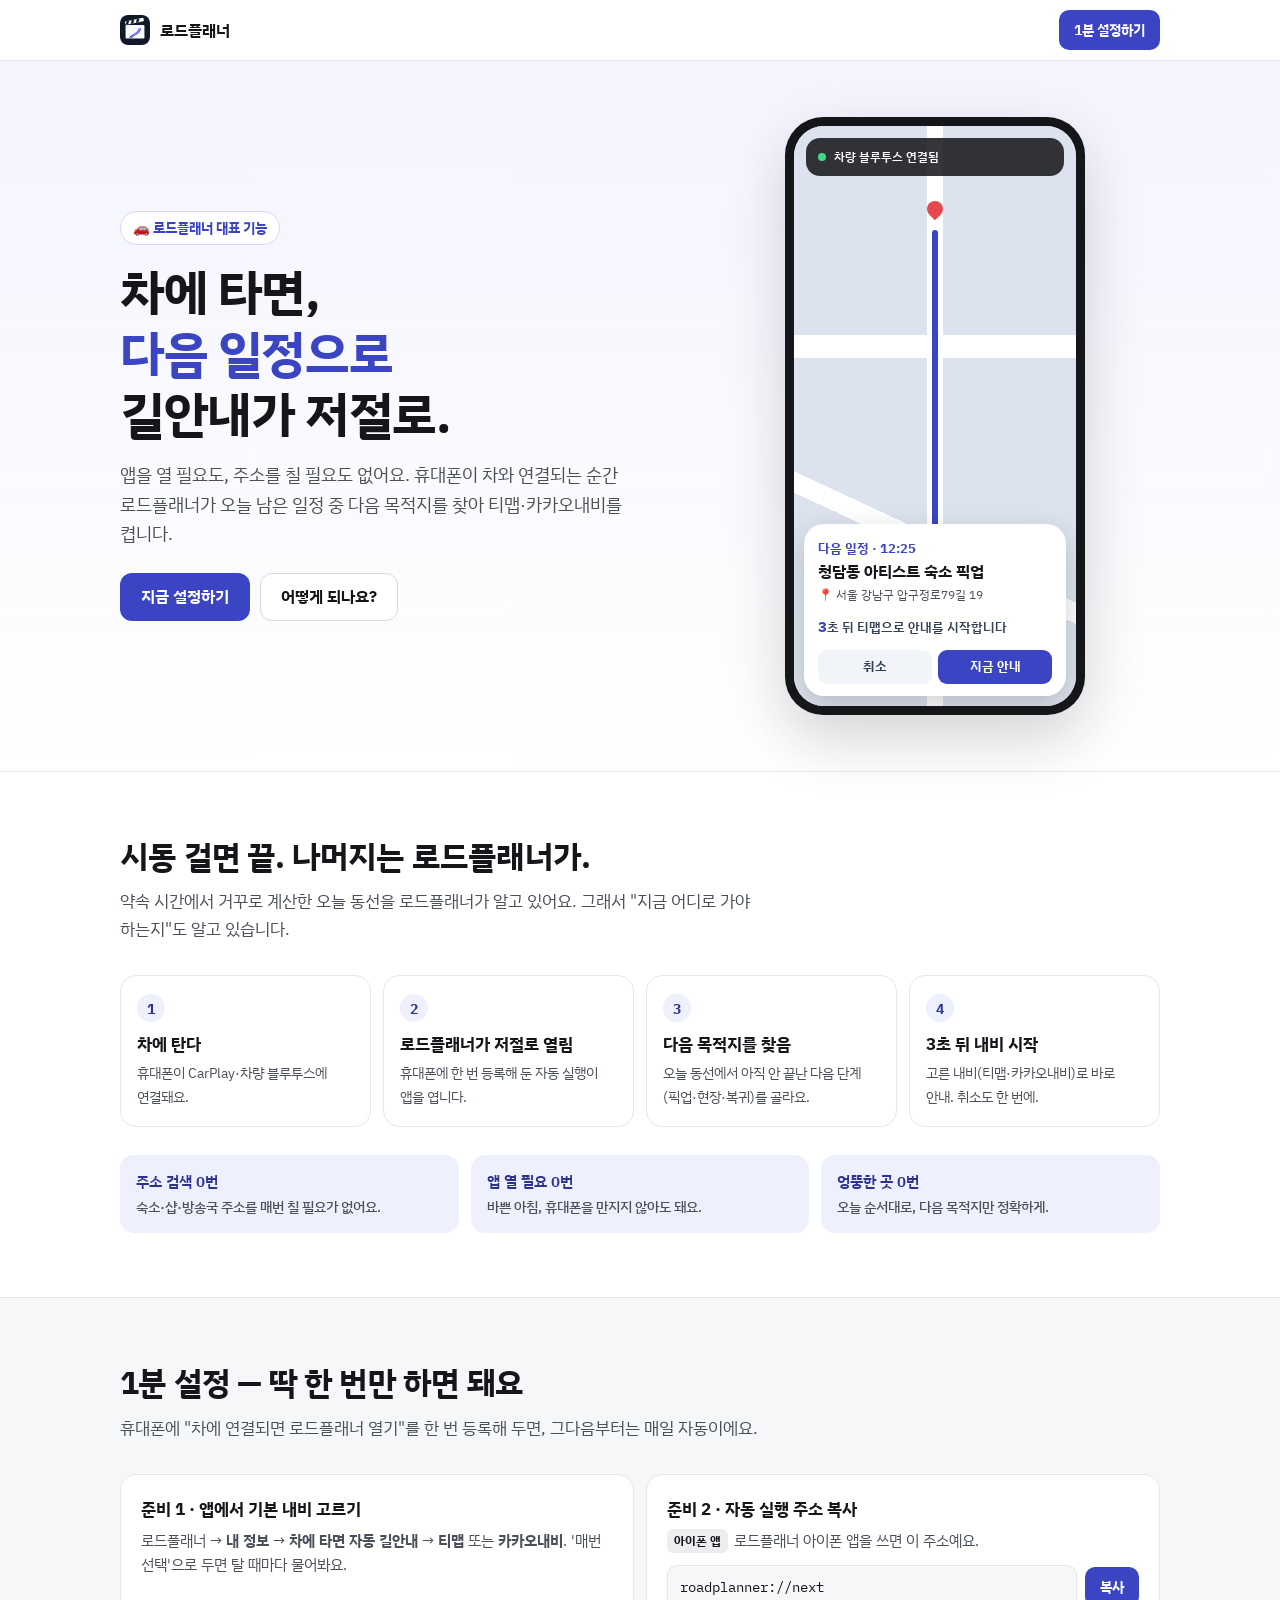
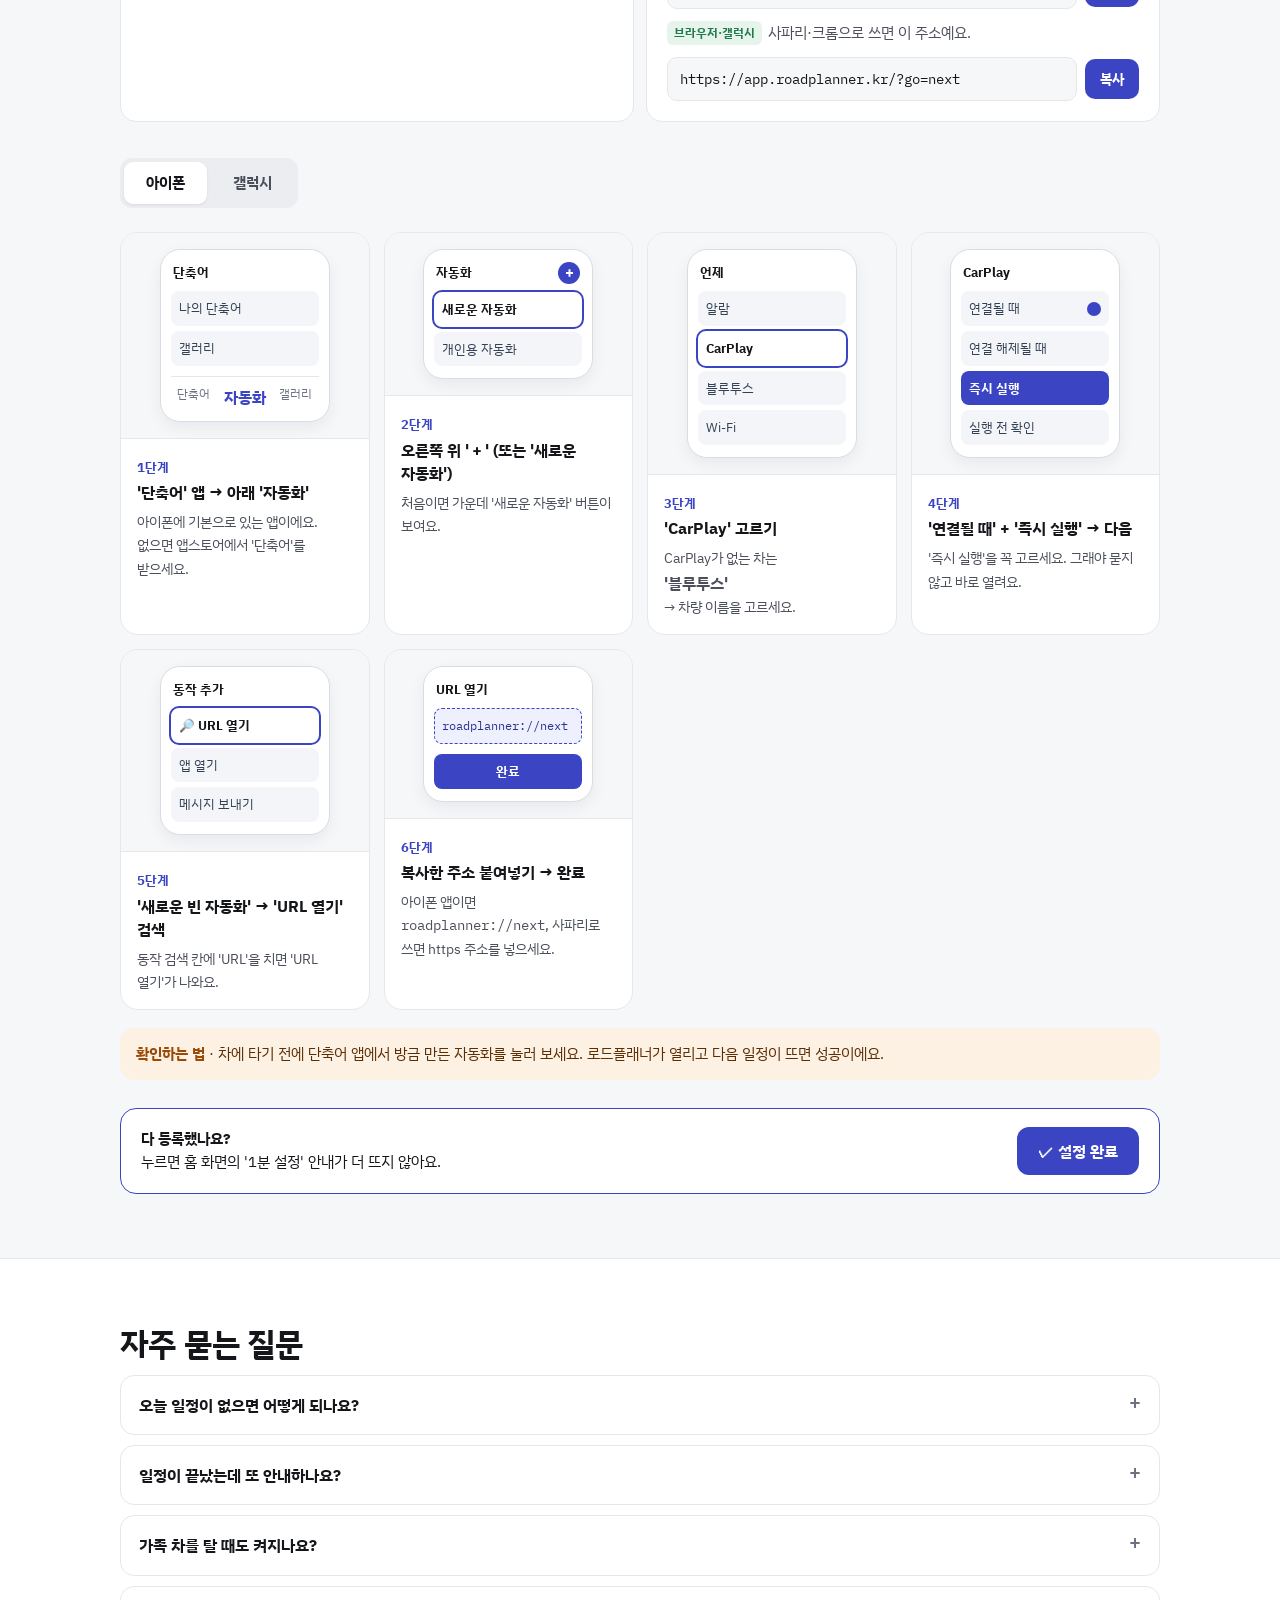
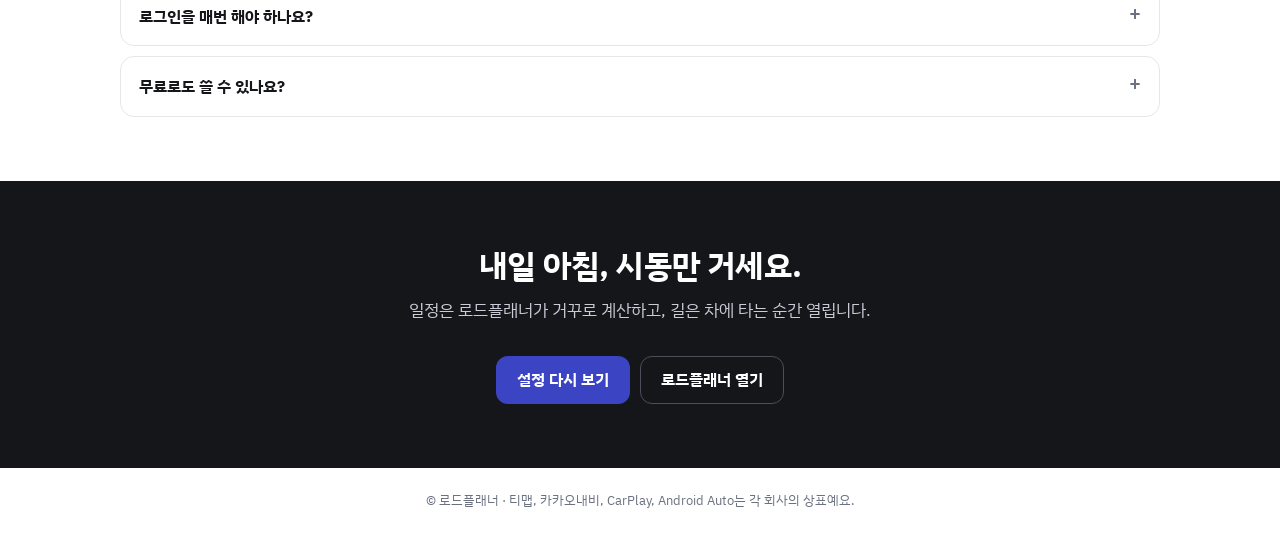
<file: autonav-guide.html>
<!DOCTYPE html>
<html lang="ko">
<head>
<meta charset="UTF-8">
<meta name="viewport" content="width=device-width, initial-scale=1, viewport-fit=cover">
<title>차에 타면 자동 길안내 · 로드플래너</title>
<meta name="description" content="차에 타면 휴대폰이 알아서 오늘 다음 일정으로 길안내를 켭니다. 아이폰·갤럭시 1분 설정 가이드.">
<meta property="og:title" content="차에 타면, 다음 일정으로 길안내가 저절로 — 로드플래너">
<meta property="og:description" content="앱을 열 필요도 없어요. 차에 타는 순간 내비가 다음 목적지로 켜집니다. 1분 설정 가이드.">
<link rel="icon" type="image/svg+xml" href="icon.svg">
<link rel="preconnect" href="https://fonts.googleapis.com">
<link rel="stylesheet" href="https://fonts.googleapis.com/css2?family=IBM+Plex+Sans+KR:wght@400;500;600;700&family=IBM+Plex+Mono:wght@500;600&display=swap">
<style>
:root{--ink:#14161A;--sub:#4A4F5A;--mute:#6B7180;--line:#E6E7EB;--bg:#F6F7F9;--acc:#3B45C4;--acc-ink:#2B338F;--acc-bg:#EEF0FD;--ok:#1F7A4C;--ok-bg:#E7F4EC;--warn:#9A4A06;--warn-bg:#FDF1E3}
*{box-sizing:border-box}
html{scroll-behavior:smooth}
body{margin:0;background:#fff;color:var(--ink);font-family:'IBM Plex Sans KR',-apple-system,'Apple SD Gothic Neo','Malgun Gothic',sans-serif;font-size:16px;line-height:1.65;word-break:keep-all;overflow-wrap:break-word;-webkit-font-smoothing:antialiased}
a{color:var(--acc)}
.in{max-width:1080px;margin:0 auto;padding:0 20px}
.mono{font-family:'IBM Plex Mono',ui-monospace,monospace}
:focus-visible{outline:2px solid var(--acc);outline-offset:3px;border-radius:6px}

.top{position:sticky;top:0;z-index:20;padding-top:env(safe-area-inset-top);background:rgba(255,255,255,.96);border-bottom:1px solid var(--line)}
.top .in{display:flex;align-items:center;justify-content:space-between;min-height:60px;gap:12px}
.top .back{flex:none;font-weight:700;font-size:15px;color:var(--acc-ink);text-decoration:none;padding:8px 10px 8px 0}
.top .brand{margin-right:auto}
.brand{display:flex;align-items:center;gap:10px;text-decoration:none;color:var(--ink)}
.brand img{width:30px;height:30px;border-radius:8px}
.brand b{font-size:16px}
.btn{display:inline-flex;align-items:center;justify-content:center;gap:8px;height:48px;padding:0 20px;border-radius:12px;font-weight:700;font-size:15.5px;text-decoration:none;border:1px solid transparent;white-space:nowrap;cursor:pointer;font-family:inherit}
.btn.pri{background:var(--acc);color:#fff}.btn.pri:hover{background:var(--acc-ink)}
.btn.line{border-color:#D5D8DF;color:var(--ink);background:#fff}
.btn.sm{height:40px;padding:0 14px;font-size:14px;border-radius:10px}

/* 첫 화면 */
.hero{background:linear-gradient(180deg,#F3F4FE 0%,#fff 100%);border-bottom:1px solid var(--line)}
.hero .in{display:grid;grid-template-columns:minmax(0,1.1fr) minmax(0,.9fr);gap:40px;align-items:center;padding-top:56px;padding-bottom:56px}
.kicker{display:inline-flex;align-items:center;gap:8px;font-size:13.5px;font-weight:700;color:var(--acc);background:#fff;border:1px solid #D5D9F7;border-radius:999px;padding:5px 12px;margin:0 0 16px}
h1{margin:0 0 16px;font-size:clamp(32px,5vw,50px);line-height:1.22;letter-spacing:-1.4px;font-weight:700}
h1 em{font-style:normal;color:var(--acc)}
.lead{margin:0 0 24px;font-size:18px;color:var(--sub);max-width:30em}
.cta{display:flex;flex-wrap:wrap;gap:10px}

/* 휴대폰 그림 */
.phone{justify-self:center;width:min(300px,100%);border-radius:38px;background:#14161A;padding:9px;box-shadow:0 24px 60px rgba(20,22,26,.18)}
.scr{border-radius:30px;background:#E9ECF5;aspect-ratio:9/18.5;position:relative;overflow:hidden;display:flex;flex-direction:column}
.map{flex:1;background:
  linear-gradient(90deg,transparent 47%,#fff 47%,#fff 53%,transparent 53%) 0 0/100% 100%,
  linear-gradient(0deg,transparent 60%,#fff 60%,#fff 64%,transparent 64%),
  linear-gradient(25deg,transparent 30%,#fff 30%,#fff 33%,transparent 33%),
  #DDE3EE;position:relative}
.map .route{position:absolute;left:50%;top:18%;width:6px;height:52%;background:var(--acc);border-radius:4px;transform:translateX(-50%)}
.map .car{position:absolute;left:50%;bottom:26%;width:26px;height:26px;margin-left:-13px;border-radius:50%;background:var(--acc);border:4px solid #fff;box-shadow:0 2px 8px rgba(0,0,0,.25)}
.map .pin{position:absolute;left:50%;top:13%;width:16px;height:16px;margin-left:-8px;border-radius:50% 50% 50% 0;background:#E5484D;transform:rotate(-45deg)}
.sheet{position:absolute;left:10px;right:10px;bottom:10px;background:#fff;border-radius:20px;padding:14px 14px 12px;box-shadow:0 10px 30px rgba(0,0,0,.18)}
.sheet .k{font-size:12.5px;font-weight:700;color:var(--acc)}
.sheet .t{font-size:16px;font-weight:700;line-height:1.35;margin-top:2px}
.sheet .d{font-size:12px;color:var(--sub);margin-top:3px}
.sheet .c{font-size:12.5px;font-weight:600;margin-top:10px;color:#334155}
.sheet .c b{color:var(--acc);font-size:15px}
.sheet .bb{display:flex;gap:6px;margin-top:10px}
.sheet .bb span{flex:1;height:34px;border-radius:9px;display:flex;align-items:center;justify-content:center;font-size:12.5px;font-weight:700;background:#F1F5F9;color:#334155}
.sheet .bb span.go{background:var(--acc);color:#fff}
.bt{position:absolute;top:12px;left:12px;right:12px;display:flex;align-items:center;gap:8px;background:rgba(20,22,26,.86);color:#fff;border-radius:14px;padding:9px 12px;font-size:12px;font-weight:600}
.bt i{width:8px;height:8px;border-radius:50%;background:#3DDC84;flex:none}

/* 흐름 */
.sec{padding-top:64px;padding-bottom:64px}
.sec h2{margin:0 0 10px;font-size:clamp(25px,3vw,32px);line-height:1.3;letter-spacing:-.8px}
.sec .desc{margin:0 0 32px;color:var(--sub);font-size:17px;max-width:40em}
.band{background:var(--bg);border-block:1px solid var(--line)}
.flow{display:grid;grid-template-columns:repeat(4,minmax(0,1fr));gap:12px;counter-reset:f}
.flow li{list-style:none;background:#fff;border:1px solid var(--line);border-radius:16px;padding:18px 16px;position:relative}
.flow li::before{counter-increment:f;content:counter(f);display:inline-flex;width:28px;height:28px;border-radius:50%;background:var(--acc-bg);color:var(--acc-ink);font-weight:700;font-size:14px;align-items:center;justify-content:center;margin-bottom:10px}
.flow b{display:block;font-size:16.5px;line-height:1.4}
.flow p{margin:6px 0 0;font-size:14px;color:var(--sub)}
.flow{padding:0;margin:0}
.why{display:grid;grid-template-columns:repeat(3,minmax(0,1fr));gap:12px;margin-top:28px}
.why div{border-radius:14px;padding:16px;background:var(--acc-bg);color:var(--acc-ink);font-weight:600;font-size:15px;line-height:1.5}
.why small{display:block;font-weight:500;color:var(--sub);margin-top:4px;font-size:13.5px}

/* 준비 */
.prep{display:grid;grid-template-columns:repeat(2,minmax(0,1fr));gap:12px}
.card{background:#fff;border:1px solid var(--line);border-radius:16px;padding:20px}
.card h3{margin:0 0 6px;font-size:17px}
.card p{margin:0;color:var(--sub);font-size:14.5px}
.linkbox{display:flex;gap:8px;align-items:center;margin-top:12px}
.linkbox input{flex:1;min-width:0;height:44px;border:1px solid var(--line);border-radius:10px;padding:0 12px;font-size:13.5px;background:var(--bg);color:var(--ink);font-family:'IBM Plex Mono',monospace}
.tag{display:inline-block;font-size:12px;font-weight:700;border-radius:6px;padding:2px 7px;margin-right:6px;vertical-align:1px}
.tag.ios{background:#EDEDF0;color:#14161A}.tag.and{background:#E7F4EC;color:var(--ok)}

/* 탭 */
.tabs{display:inline-flex;background:#ECEDF1;border-radius:12px;padding:4px;gap:4px;margin-bottom:24px}
.tabs button{height:42px;padding:0 22px;border:0;border-radius:9px;background:transparent;font:inherit;font-weight:700;font-size:15px;color:var(--sub);cursor:pointer}
.tabs button[aria-selected="true"]{background:#fff;color:var(--ink);box-shadow:0 1px 3px rgba(0,0,0,.08)}
.steps{display:grid;grid-template-columns:repeat(auto-fill,minmax(230px,1fr));gap:14px;padding:0;margin:0}
.step{list-style:none;background:#fff;border:1px solid var(--line);border-radius:18px;overflow:hidden;display:flex;flex-direction:column}
.step .pic{background:var(--bg);border-bottom:1px solid var(--line);padding:16px;display:flex;justify-content:center}
.mini{width:170px;background:#fff;border:1px solid #D9DCE3;border-radius:20px;padding:10px 10px 12px;font-size:12.5px;box-shadow:0 6px 16px rgba(20,22,26,.06)}
.mini .h{font-weight:700;font-size:13px;margin:2px 2px 8px}
.mini .row{display:flex;align-items:center;justify-content:space-between;gap:6px;padding:7px 8px;border-radius:8px;background:#F4F5F8;margin-top:5px;color:#334155}
.mini .row.on{background:var(--acc);color:#fff;font-weight:700}
.mini .row.hl{outline:2px solid var(--acc);background:#fff;font-weight:700;color:var(--ink)}
.mini .tabbar{display:flex;justify-content:space-around;margin-top:10px;border-top:1px solid var(--line);padding-top:7px;color:var(--mute);font-size:12px}
.mini .tabbar b{color:var(--acc)}
.mini .url{margin-top:6px;border:1px dashed var(--acc);border-radius:8px;padding:7px;font-family:'IBM Plex Mono',monospace;font-size:12px;color:var(--acc-ink);background:var(--acc-bg);word-break:break-all}
.mini .chk{width:14px;height:14px;border-radius:50%;background:var(--acc);display:inline-block;flex:none}
.mini .plus{margin-left:auto;width:22px;height:22px;border-radius:50%;background:var(--acc);color:#fff;display:flex;align-items:center;justify-content:center;font-weight:700;font-size:15px}
.step .txt{padding:14px 16px 16px}
.step .n{font-size:12.5px;font-weight:700;color:var(--acc)}
.step b{display:block;font-size:16px;line-height:1.45;margin-top:2px}
.step p{margin:6px 0 0;font-size:14px;color:var(--sub)}
.tip{margin-top:18px;background:var(--warn-bg);color:#5C2E04;border-radius:14px;padding:14px 16px;font-size:14.5px}
.tip b{color:var(--warn)}

/* 질문 */
.faq details{border:1px solid var(--line);border-radius:14px;background:#fff;margin-top:10px}
.faq summary{cursor:pointer;padding:16px 18px;font-weight:700;font-size:16px;list-style:none;display:flex;justify-content:space-between;gap:12px}
.faq summary::after{content:'+';color:var(--mute);font-weight:500;font-size:20px;line-height:1}
.faq details[open] summary::after{content:'–'}
.faq details p{margin:0;padding:0 18px 16px;color:var(--sub);font-size:15px}

.end{background:var(--ink);color:#fff;text-align:center}
.end h2{color:#fff}
.end .desc{color:#C9CCD6;margin-left:auto;margin-right:auto}
.end .cta{justify-content:center}
.end .btn.line{background:transparent;color:#fff;border-color:#4A4F5A}
footer{padding:22px 0 32px;color:var(--mute);font-size:13px;text-align:center}
.toast{position:fixed;left:50%;bottom:28px;transform:translateX(-50%);background:var(--ink);color:#fff;border-radius:10px;padding:10px 16px;font-size:14px;opacity:0;transition:opacity .2s;pointer-events:none;z-index:30}
.toast.on{opacity:1}

@media (max-width:860px){
  .hero .in{grid-template-columns:1fr;padding-top:36px;padding-bottom:40px;gap:32px}
  .flow{grid-template-columns:repeat(2,minmax(0,1fr))}
  .why,.prep{grid-template-columns:1fr}
  .sec{padding-top:48px;padding-bottom:48px}
}
@media (max-width:420px){
  .flow{grid-template-columns:1fr}
  .tabs{display:flex}.tabs button{flex:1;padding:0 10px}
  .lead{font-size:16.5px}
}
@media print{
  .top,.tabs,.end .cta,.linkbox button{display:none!important}
  .panel[hidden]{display:block!important}
  .step,.card,.flow li{break-inside:avoid}
}
/* 앱 안에 띄울 때(embed=1): 앱이 위 막대를 그리므로 이 페이지 머리는 숨김 */
html.embed .top{display:none}
.donebox{margin-top:28px;padding:18px 20px;border:1.5px solid var(--acc);border-radius:16px;background:#fff;display:flex;gap:14px;align-items:center;justify-content:space-between;flex-wrap:wrap}
.donebox p{margin:0;font-size:15px;line-height:1.5;color:var(--ink)}
.donebox .btn.done{background:#E5E7EB;color:#4B5563;cursor:default}
</style>
</head>
<body>
<header class="top">
  <div class="in">
    <a class="back" id="go-back" href="https://app.roadplanner.kr/" aria-label="앱으로 돌아가기">‹ 앱으로</a>
    <a class="brand" href="https://hq.roadplanner.kr/intro.html"><img src="icon.svg" alt=""><b>로드플래너</b></a>
    <a class="btn pri sm" href="#setup">1분 설정하기</a>
  </div>
</header>

<main>
<section class="hero">
  <div class="in">
    <div>
      <p class="kicker">🚗 로드플래너 대표 기능</p>
      <h1>차에 타면,<br><em>다음 일정으로</em><br>길안내가 저절로.</h1>
      <p class="lead">앱을 열 필요도, 주소를 칠 필요도 없어요. 휴대폰이 차와 연결되는 순간 로드플래너가 오늘 남은 일정 중 다음 목적지를 찾아 티맵·카카오내비를 켭니다.</p>
      <div class="cta">
        <a class="btn pri" href="#setup">지금 설정하기</a>
        <a class="btn line" href="#how">어떻게 되나요?</a>
      </div>
    </div>
    <div class="phone" aria-label="차에 탔을 때 화면 예시">
      <div class="scr">
        <div class="map"><span class="route"></span><span class="pin"></span><span class="car"></span></div>
        <div class="bt"><i></i>차량 블루투스 연결됨</div>
        <div class="sheet">
          <div class="k">다음 일정 · 12:25</div>
          <div class="t">청담동 아티스트 숙소 픽업</div>
          <div class="d">📍 서울 강남구 압구정로79길 19</div>
          <div class="c"><b>3</b>초 뒤 티맵으로 안내를 시작합니다</div>
          <div class="bb"><span>취소</span><span class="go">지금 안내</span></div>
        </div>
      </div>
    </div>
  </div>
</section>

<section class="sec" id="how">
  <div class="in">
    <h2>시동 걸면 끝. 나머지는 로드플래너가.</h2>
    <p class="desc">약속 시간에서 거꾸로 계산한 오늘 동선을 로드플래너가 알고 있어요. 그래서 "지금 어디로 가야 하는지"도 알고 있습니다.</p>
    <ol class="flow">
      <li><b>차에 탄다</b><p>휴대폰이 CarPlay·차량 블루투스에 연결돼요.</p></li>
      <li><b>로드플래너가 저절로 열림</b><p>휴대폰에 한 번 등록해 둔 자동 실행이 앱을 엽니다.</p></li>
      <li><b>다음 목적지를 찾음</b><p>오늘 동선에서 아직 안 끝난 다음 단계(픽업·현장·복귀)를 골라요.</p></li>
      <li><b>3초 뒤 내비 시작</b><p>고른 내비(티맵·카카오내비)로 바로 안내. 취소도 한 번에.</p></li>
    </ol>
    <div class="why">
      <div>주소 검색 0번<small>숙소·샵·방송국 주소를 매번 칠 필요가 없어요.</small></div>
      <div>앱 열 필요 0번<small>바쁜 아침, 휴대폰을 만지지 않아도 돼요.</small></div>
      <div>엉뚱한 곳 0번<small>오늘 순서대로, 다음 목적지만 정확하게.</small></div>
    </div>
  </div>
</section>

<section class="sec band" id="setup">
  <div class="in">
    <h2>1분 설정 — 딱 한 번만 하면 돼요</h2>
    <p class="desc">휴대폰에 "차에 연결되면 로드플래너 열기"를 한 번 등록해 두면, 그다음부터는 매일 자동이에요.</p>

    <div class="prep">
      <div class="card">
        <h3>준비 1 · 앱에서 기본 내비 고르기</h3>
        <p>로드플래너 → <b>내 정보</b> → <b>차에 타면 자동 길안내</b> → <b>티맵</b> 또는 <b>카카오내비</b>. '매번 선택'으로 두면 탈 때마다 물어봐요.</p>
      </div>
      <div class="card">
        <h3>준비 2 · 자동 실행 주소 복사</h3>
        <p><span class="tag ios">아이폰 앱</span>로드플래너 아이폰 앱을 쓰면 이 주소예요.</p>
        <div class="linkbox"><input id="lk-app" readonly value="roadplanner://next"><button class="btn pri sm" type="button" data-copy="lk-app">복사</button></div>
        <p style="margin-top:12px"><span class="tag and">브라우저·갤럭시</span>사파리·크롬으로 쓰면 이 주소예요.</p>
        <div class="linkbox"><input id="lk-web" readonly value="https://app.roadplanner.kr/?go=next"><button class="btn pri sm" type="button" data-copy="lk-web">복사</button></div>
      </div>
    </div>

    <div style="margin-top:36px">
      <div class="tabs" role="tablist" aria-label="휴대폰 종류">
        <button type="button" role="tab" id="t-ios" aria-controls="p-ios" aria-selected="true">아이폰</button>
        <button type="button" role="tab" id="t-and" aria-controls="p-and" aria-selected="false">갤럭시</button>
      </div>

      <div class="panel" id="p-ios" role="tabpanel" aria-labelledby="t-ios">
        <ol class="steps">
          <li class="step">
            <div class="pic"><div class="mini"><div class="h">단축어</div><div class="row">나의 단축어</div><div class="row">갤러리</div><div class="tabbar"><span>단축어</span><b>자동화</b><span>갤러리</span></div></div></div>
            <div class="txt"><span class="n">1단계</span><b>'단축어' 앱 → 아래 '자동화'</b><p>아이폰에 기본으로 있는 앱이에요. 없으면 앱스토어에서 '단축어'를 받으세요.</p></div>
          </li>
          <li class="step">
            <div class="pic"><div class="mini"><div class="h" style="display:flex;align-items:center">자동화<span class="plus">+</span></div><div class="row hl">새로운 자동화</div><div class="row">개인용 자동화</div></div></div>
            <div class="txt"><span class="n">2단계</span><b>오른쪽 위 '＋' (또는 '새로운 자동화')</b><p>처음이면 가운데 '새로운 자동화' 버튼이 보여요.</p></div>
          </li>
          <li class="step">
            <div class="pic"><div class="mini"><div class="h">언제</div><div class="row">알람</div><div class="row hl">CarPlay</div><div class="row">블루투스</div><div class="row">Wi-Fi</div></div></div>
            <div class="txt"><span class="n">3단계</span><b>'CarPlay' 고르기</b><p>CarPlay가 없는 차는 <b>'블루투스'</b> → 차량 이름을 고르세요.</p></div>
          </li>
          <li class="step">
            <div class="pic"><div class="mini"><div class="h">CarPlay</div><div class="row"><span>연결될 때</span><span class="chk"></span></div><div class="row">연결 해제될 때</div><div class="row on">즉시 실행</div><div class="row">실행 전 확인</div></div></div>
            <div class="txt"><span class="n">4단계</span><b>'연결될 때' + '즉시 실행' → 다음</b><p>'즉시 실행'을 꼭 고르세요. 그래야 묻지 않고 바로 열려요.</p></div>
          </li>
          <li class="step">
            <div class="pic"><div class="mini"><div class="h">동작 추가</div><div class="row hl">🔎 URL 열기</div><div class="row">앱 열기</div><div class="row">메시지 보내기</div></div></div>
            <div class="txt"><span class="n">5단계</span><b>'새로운 빈 자동화' → 'URL 열기' 검색</b><p>동작 검색 칸에 'URL'을 치면 'URL 열기'가 나와요.</p></div>
          </li>
          <li class="step">
            <div class="pic"><div class="mini"><div class="h">URL 열기</div><div class="url">roadplanner://next</div><div class="row on" style="margin-top:10px;justify-content:center">완료</div></div></div>
            <div class="txt"><span class="n">6단계</span><b>복사한 주소 붙여넣기 → 완료</b><p>아이폰 앱이면 <span class="mono">roadplanner://next</span>, 사파리로 쓰면 https 주소를 넣으세요.</p></div>
          </li>
        </ol>
        <div class="tip"><b>확인하는 법</b> · 차에 타기 전에 단축어 앱에서 방금 만든 자동화를 눌러 보세요. 로드플래너가 열리고 다음 일정이 뜨면 성공이에요.</div>
      </div>

      <div class="panel" id="p-and" role="tabpanel" aria-labelledby="t-and" hidden>
        <ol class="steps">
          <li class="step">
            <div class="pic"><div class="mini"><div class="h">설정</div><div class="row">연결</div><div class="row">디스플레이</div><div class="row hl">모드 및 루틴</div><div class="row">배터리</div></div></div>
            <div class="txt"><span class="n">1단계</span><b>설정 → '모드 및 루틴'</b><p>갤럭시(One UI)에 기본으로 있어요. 설정 검색에 '루틴'을 쳐도 나와요.</p></div>
          </li>
          <li class="step">
            <div class="pic"><div class="mini"><div class="h" style="display:flex;align-items:center">루틴<span class="plus">+</span></div><div class="row">추천 루틴</div><div class="tabbar"><span>모드</span><b>루틴</b></div></div></div>
            <div class="txt"><span class="n">2단계</span><b>아래 '루틴' 탭 → 위 '＋'</b><p>새 루틴을 만드는 화면이 열려요.</p></div>
          </li>
          <li class="step">
            <div class="pic"><div class="mini"><div class="h">조건</div><div class="row">시간</div><div class="row hl">블루투스 기기</div><div class="row">Android Auto</div></div></div>
            <div class="txt"><span class="n">3단계</span><b>'조건' → '블루투스 기기' → 내 차 고르기</b><p>Android Auto를 쓰면 'Android Auto'를 골라도 돼요.</p></div>
          </li>
          <li class="step">
            <div class="pic"><div class="mini"><div class="h">실행할 동작</div><div class="row hl">앱 열기</div><div class="row on" style="margin-top:8px">로드플래너 길안내</div></div></div>
            <div class="txt"><span class="n">4단계</span><b>'실행할 동작' → '앱 열기' → '로드플래너 길안내'</b><p>로드플래너 앱을 깔면 생기는 파란 '길안내' 아이콘이에요. 브라우저로 쓰면 '웹페이지 열기' → https 주소를 넣으세요.</p></div>
          </li>
          <li class="step">
            <div class="pic"><div class="mini"><div class="h">루틴 이름</div><div class="url" style="font-family:inherit;font-size:12.5px">차 타면 로드플래너</div><div class="row on" style="margin-top:10px;justify-content:center">완료</div></div></div>
            <div class="txt"><span class="n">5단계</span><b>이름 정하고 '완료'</b><p>예: '차 타면 로드플래너'. 루틴이 켜져 있는지 확인하세요.</p></div>
          </li>
        </ol>
        <div class="tip"><b>안 열리면</b> · 설정 → 애플리케이션 → 로드플래너 → <b>배터리 → 제한 없음</b>으로 바꿔 주세요. 절전 때문에 막히는 경우가 있어요.</div>
      </div>
    </div>
  </div>
  <div class="in"><div class="donebox"><p><b>다 등록했나요?</b><br>누르면 홈 화면의 '1분 설정' 안내가 더 뜨지 않아요.</p><button class="btn pri" type="button" id="done-btn">✓ 설정 완료</button></div></div>
</section>

<section class="sec faq">
  <div class="in">
    <h2>자주 묻는 질문</h2>
    <details><summary>오늘 일정이 없으면 어떻게 되나요?</summary><p>"오늘 남은 일정이 없어요"라고 한 번 알려 주고 끝나요. 내비는 켜지지 않아요.</p></details>
    <details><summary>일정이 끝났는데 또 안내하나요?</summary><p>아니요. 완료를 누른 단계는 건너뛰고 아직 남은 다음 단계로만 안내해요. 오늘 일정이 다 끝났으면 "수고하셨습니다"로 끝나요.</p></details>
    <details><summary>가족 차를 탈 때도 켜지나요?</summary><p>등록한 차(CarPlay 또는 고른 블루투스 기기)에 연결될 때만 켜져요. 켜져도 3초 안에 '취소'를 누르면 바로 닫혀요.</p></details>
    <details><summary>로그인을 매번 해야 하나요?</summary><p>아니요. 앱에서 한 번 로그인해 두면 그다음부터 바로 안내돼요. 브라우저로 쓰는 경우엔 같은 브라우저에서 로그인해 두세요.</p></details>
    <details id="faq-price"><summary>무료로도 쓸 수 있나요?</summary><p><b>출시 기념으로 2027년 2월 28일까지는 누구나 무료로 쓸 수 있어요.</b> 그 뒤에는 회사 소속 매니저는 회사 요금제로, 개인 매니저는 유료(월 2만원)에서 쓸 수 있어요. 홈 화면의 티맵·카카오내비 버튼은 언제나 무료예요.</p></details>
  </div>
</section>

<section class="sec end">
  <div class="in">
    <h2>내일 아침, 시동만 거세요.</h2>
    <p class="desc">일정은 로드플래너가 거꾸로 계산하고, 길은 차에 타는 순간 열립니다.</p>
    <div class="cta">
      <a class="btn pri" href="#setup">설정 다시 보기</a>
      <a class="btn line" id="open-app" href="https://app.roadplanner.kr/">로드플래너 열기</a>
    </div>
  </div>
</section>
</main>
<footer>© 로드플래너 · 티맵, 카카오내비, CarPlay, Android Auto는 각 회사의 상표예요.</footer>
<div class="toast" id="toast" role="status" aria-live="polite"></div>

<script src="js/site-config.js" onerror="void 0"></script>
<script>
(function () {
  // 앱 화면 위에 띄운 경우: '로드플래너 열기'·로고는 가이드를 닫고 앱으로
  var embed = new URLSearchParams(location.search).get('embed') === '1' && window.parent !== window;
  if (embed) {
    document.documentElement.classList.add('embed');
    var closeIt = function (e) { e.preventDefault(); e.stopImmediatePropagation(); try { window.parent.AutoNav.closeGuide(); } catch (x) { try { window.parent.postMessage({ anGuide: 'close' }, '*'); } catch (y) { } } };
    var oa = document.getElementById('open-app');
    if (oa) { oa.textContent = '로드플래너로 돌아가기'; oa.addEventListener('click', closeIt, true); }
    document.querySelectorAll('.top a.brand').forEach(function (a) { a.addEventListener('click', closeIt, true); });
  }
  var app = (window.SITE && SITE.APP) || 'https://app.roadplanner.kr/';
  document.getElementById('lk-web').value = app + '?go=next';
  document.getElementById('open-app').href = app;
  var isAnd = /Android/i.test(navigator.userAgent);
  var tabs = [['t-ios', 'p-ios'], ['t-and', 'p-and']];
  function pick(i) {
    tabs.forEach(function (t, k) {
      document.getElementById(t[0]).setAttribute('aria-selected', String(k === i));
      document.getElementById(t[1]).hidden = k !== i;
    });
  }
  tabs.forEach(function (t, k) { document.getElementById(t[0]).addEventListener('click', function () { pick(k); }); });
  var q = new URLSearchParams(location.search).get('os');
  pick(q === 'android' || (q !== 'ios' && isAnd) ? 1 : 0);
  var toast = document.getElementById('toast'), tt;
  function say(m) { toast.textContent = m; toast.classList.add('on'); clearTimeout(tt); tt = setTimeout(function () { toast.classList.remove('on'); }, 1600); }
  document.querySelectorAll('[data-copy]').forEach(function (b) {
    b.addEventListener('click', function () {
      var inp = document.getElementById(b.getAttribute('data-copy'));
      var v = inp.value;
      var ok = function () { say('주소를 복사했어요'); };
      if (navigator.clipboard && navigator.clipboard.writeText) navigator.clipboard.writeText(v).then(ok, function () { inp.select(); document.execCommand('copy'); ok(); });
      else { inp.select(); document.execCommand('copy'); ok(); }
    });
  });
  // '설정 완료': 앱 안이면 앱에 알려 홈 안내를 끄고 가이드를 닫음, 웹이면 이 브라우저에 기록
  var DONE_KEY = 'rp_autonav_promo_off', db = document.getElementById('done-btn');
  function doneShown() { db.textContent = '✓ 설정 완료됨'; db.classList.add('done'); }
  try { if (localStorage.getItem(DONE_KEY) || localStorage.getItem('rp_autonav_setup_done')) doneShown(); } catch (e) { }
  db.addEventListener('click', function () {
    if (embed) { try { window.parent.AutoNav.markDone(); } catch (x) { try { window.parent.postMessage({ anGuide: 'done' }, '*'); } catch (y) { } } return; }
    try { localStorage.setItem(DONE_KEY, '1'); localStorage.setItem('rp_autonav_setup_done', '1'); } catch (e) { }
    doneShown();
    var t = document.getElementById('toast'); if (t) { t.textContent = '설정 완료! 이제 홈에 설정 안내가 뜨지 않아요'; t.classList.add('on'); setTimeout(function () { t.classList.remove('on'); }, 2000); }
  });
})();
</script>
<script>
// 앱 안에서 열었으면 '‹ 앱으로'는 뒤로 가기 (같은 주소에서 왔을 때), 아니면 앱 첫 화면으로
(function(){var b=document.getElementById('go-back');if(!b)return;var same=false;try{same=!!document.referrer&&new URL(document.referrer).origin===location.origin}catch(e){}
if(!same&&!/[?&]from=app\b/.test(location.search)&&!(navigator.standalone||matchMedia('(display-mode: standalone)').matches)){b.style.display='none';return}
b.addEventListener('click',function(e){if(same&&history.length>1){e.preventDefault();history.back()}})})();
</script>
<script>
// 아이폰 앱 안에서는 요금 질문을 통째로 숨김 (Apple 심사 3.1.1). 안드로이드 앱·웹은 그대로
(function(){try{if(!(window.__rpNative&&window.webkit&&window.webkit.messageHandlers&&window.webkit.messageHandlers.roadplanner))return;var d=document.getElementById('faq-price');if(d)d.remove()}catch(e){}})();
</script>
</body>
</html>
</file>
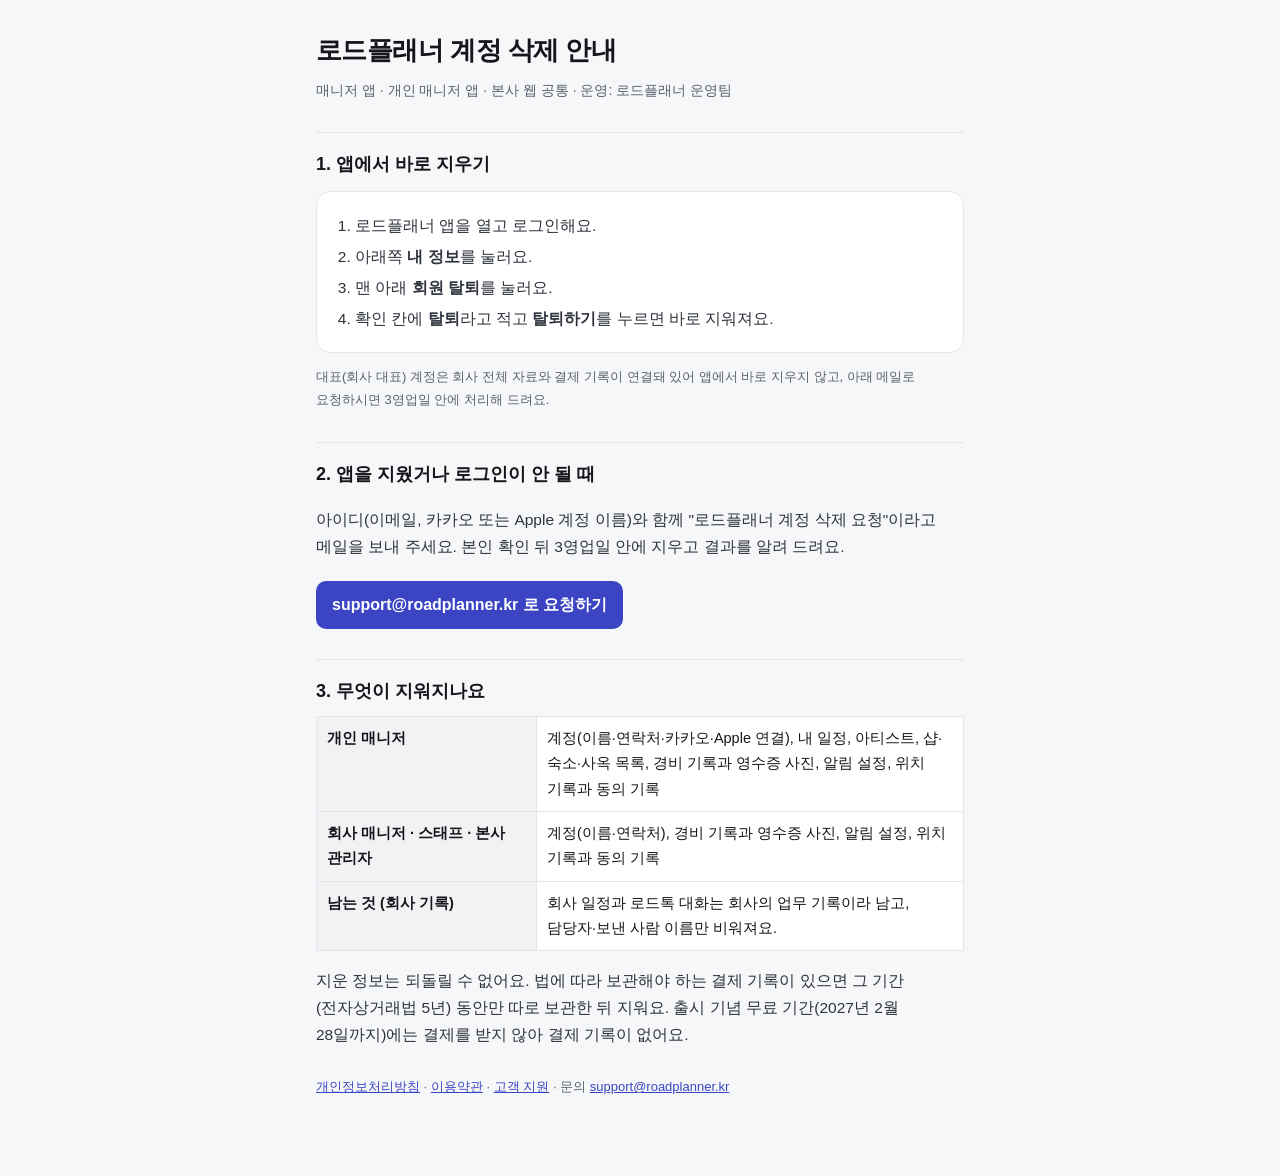
<file: delete-account.html>
<!DOCTYPE html>
<html lang="ko">
<head>
  <meta charset="UTF-8"/>
  <meta name="viewport" content="width=device-width,initial-scale=1.0"/>
  <title>계정 삭제 안내 | 로드플래너</title>
  <meta name="description" content="로드플래너 회원 탈퇴(계정 삭제) 방법과 지워지는 정보 안내"/>
  <link rel="icon" href="icon.svg"/>
  <style>
    *, *::before, *::after { box-sizing: border-box; }
    body { margin: 0; font-family: 'Pretendard', -apple-system, BlinkMacSystemFont, 'Apple SD Gothic Neo', sans-serif; background: #F6F7F9; color: #14161A; line-height: 1.75; word-break: keep-all; overflow-wrap: break-word; }
    main { max-width: 680px; margin: 0 auto; padding: 28px 16px 64px; }
    h1 { font-size: 26px; letter-spacing: -0.02em; margin: 0 0 4px; }
    .sub { color: #5B616E; font-size: 14px; margin: 0 0 18px; }
    h2 { font-size: 18px; margin: 30px 0 8px; padding-top: 16px; border-top: 1px solid #E3E5EA; }
    p, li { font-size: 15.5px; color: #2E333D; }
    ol, ul { padding-left: 22px; margin: 6px 0; }
    li { margin: 4px 0; }
    .card { background: #fff; border: 1px solid #E3E5EA; border-radius: 14px; padding: 14px 16px; margin: 10px 0; }
    table { width: 100%; border-collapse: collapse; font-size: 14.5px; margin: 8px 0; background: #fff; }
    th, td { border: 1px solid #E3E5EA; padding: 9px 10px; text-align: left; vertical-align: top; }
    th { background: #F1F2F4; width: 34%; }
    a { color: #3B45C4; }
    .mail { display: inline-block; margin-top: 6px; padding: 10px 16px; border-radius: 10px; background: #3B45C4; color: #fff; text-decoration: none; font-weight: 700; }
    .muted { font-size: 13px; color: #5B616E; }
    @media (max-width: 520px) {
      table, tbody, tr, th, td { display: block; width: 100%; }
      tr { margin-bottom: 8px; }
      th { border-bottom: 0; }
    }
  </style>
</head>
<body>
<main>
  <h1>로드플래너 계정 삭제 안내</h1>
  <p class="sub">매니저 앱 · 개인 매니저 앱 · 본사 웹 공통 · 운영: 로드플래너 운영팀</p>

  <h2>1. 앱에서 바로 지우기</h2>
  <div class="card">
    <ol>
      <li>로드플래너 앱을 열고 로그인해요.</li>
      <li>아래쪽 <b>내 정보</b>를 눌러요.</li>
      <li>맨 아래 <b>회원 탈퇴</b>를 눌러요.</li>
      <li>확인 칸에 <b>탈퇴</b>라고 적고 <b>탈퇴하기</b>를 누르면 바로 지워져요.</li>
    </ol>
  </div>
  <p class="muted">대표(회사 대표) 계정은 회사 전체 자료와 결제 기록이 연결돼 있어 앱에서 바로 지우지 않고, 아래 메일로 요청하시면 3영업일 안에 처리해 드려요.</p>

  <h2>2. 앱을 지웠거나 로그인이 안 될 때</h2>
  <p>아이디(이메일, 카카오 또는 Apple 계정 이름)와 함께 "로드플래너 계정 삭제 요청"이라고 메일을 보내 주세요. 본인 확인 뒤 3영업일 안에 지우고 결과를 알려 드려요.</p>
  <a class="mail" href="mailto:support@roadplanner.kr?subject=%EB%A1%9C%EB%93%9C%ED%94%8C%EB%9E%98%EB%84%88%20%EA%B3%84%EC%A0%95%20%EC%82%AD%EC%A0%9C%20%EC%9A%94%EC%B2%AD">support@roadplanner.kr 로 요청하기</a>

  <h2>3. 무엇이 지워지나요</h2>
  <table>
    <tr><th>개인 매니저</th><td>계정(이름·연락처·카카오·Apple 연결), 내 일정, 아티스트, 샵·숙소·사옥 목록, 경비 기록과 영수증 사진, 알림 설정, 위치 기록과 동의 기록</td></tr>
    <tr><th>회사 매니저 · 스태프 · 본사 관리자</th><td>계정(이름·연락처), 경비 기록과 영수증 사진, 알림 설정, 위치 기록과 동의 기록</td></tr>
    <tr><th>남는 것 (회사 기록)</th><td>회사 일정과 로드톡 대화는 회사의 업무 기록이라 남고, 담당자·보낸 사람 이름만 비워져요.</td></tr>
  </table>
  <p>지운 정보는 되돌릴 수 없어요. 법에 따라 보관해야 하는 결제 기록이 있으면 그 기간(전자상거래법 5년) 동안만 따로 보관한 뒤 지워요.<span id="promo-note"> 출시 기념 무료 기간(2027년 2월 28일까지)에는 결제를 받지 않아 결제 기록이 없어요.</span></p>

  <p class="muted" style="margin-top:28px;"><a href="privacy.html">개인정보처리방침</a> · <a href="terms.html">이용약관</a> · <a href="support.html">고객 지원</a> · 문의 <a href="mailto:support@roadplanner.kr">support@roadplanner.kr</a></p>
</main>
<script>
// 아이폰 앱 안에서는 무료 기간 안내를 숨김 (Apple 심사 3.1.1). 안드로이드 앱·웹은 그대로
(function(){try{if(!(window.__rpNative&&window.webkit&&window.webkit.messageHandlers&&window.webkit.messageHandlers.roadplanner))return;var n=document.getElementById('promo-note');if(n)n.remove()}catch(e){}})();
</script>
</body>
</html>
</file>
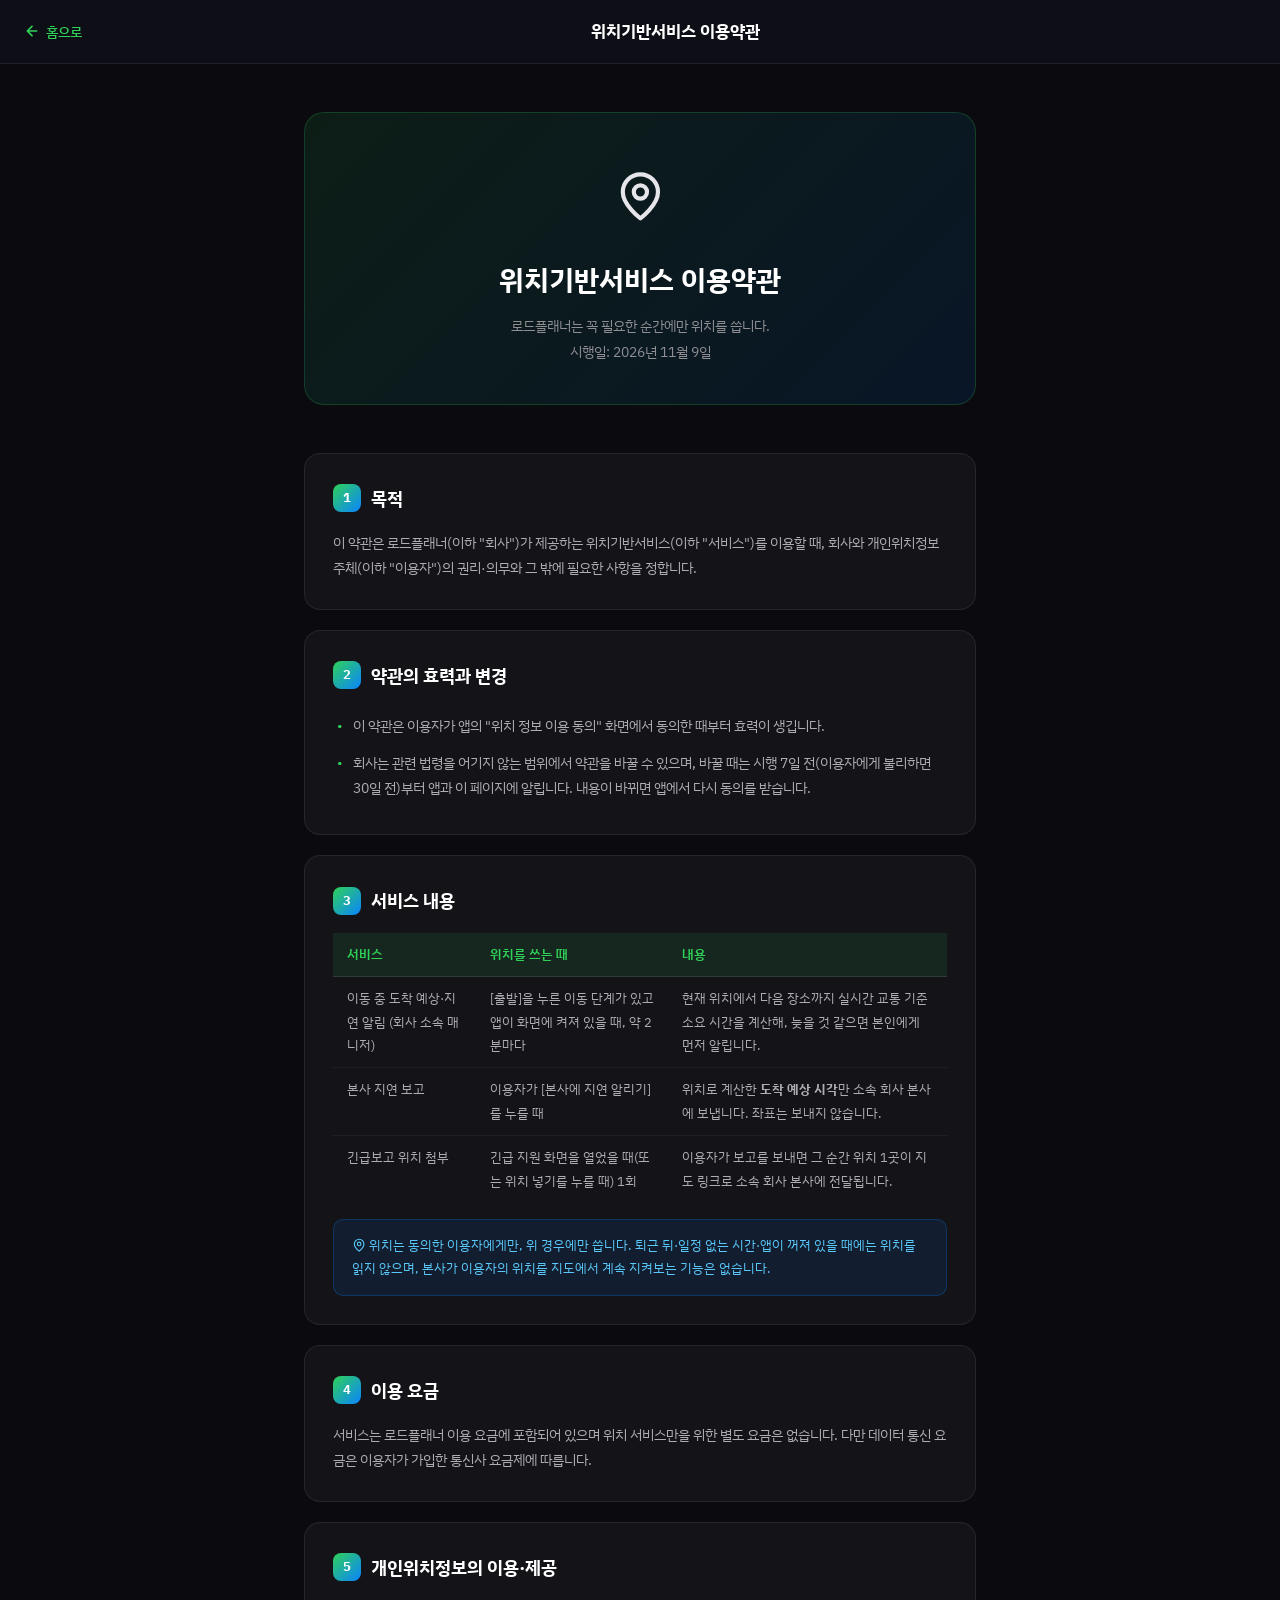
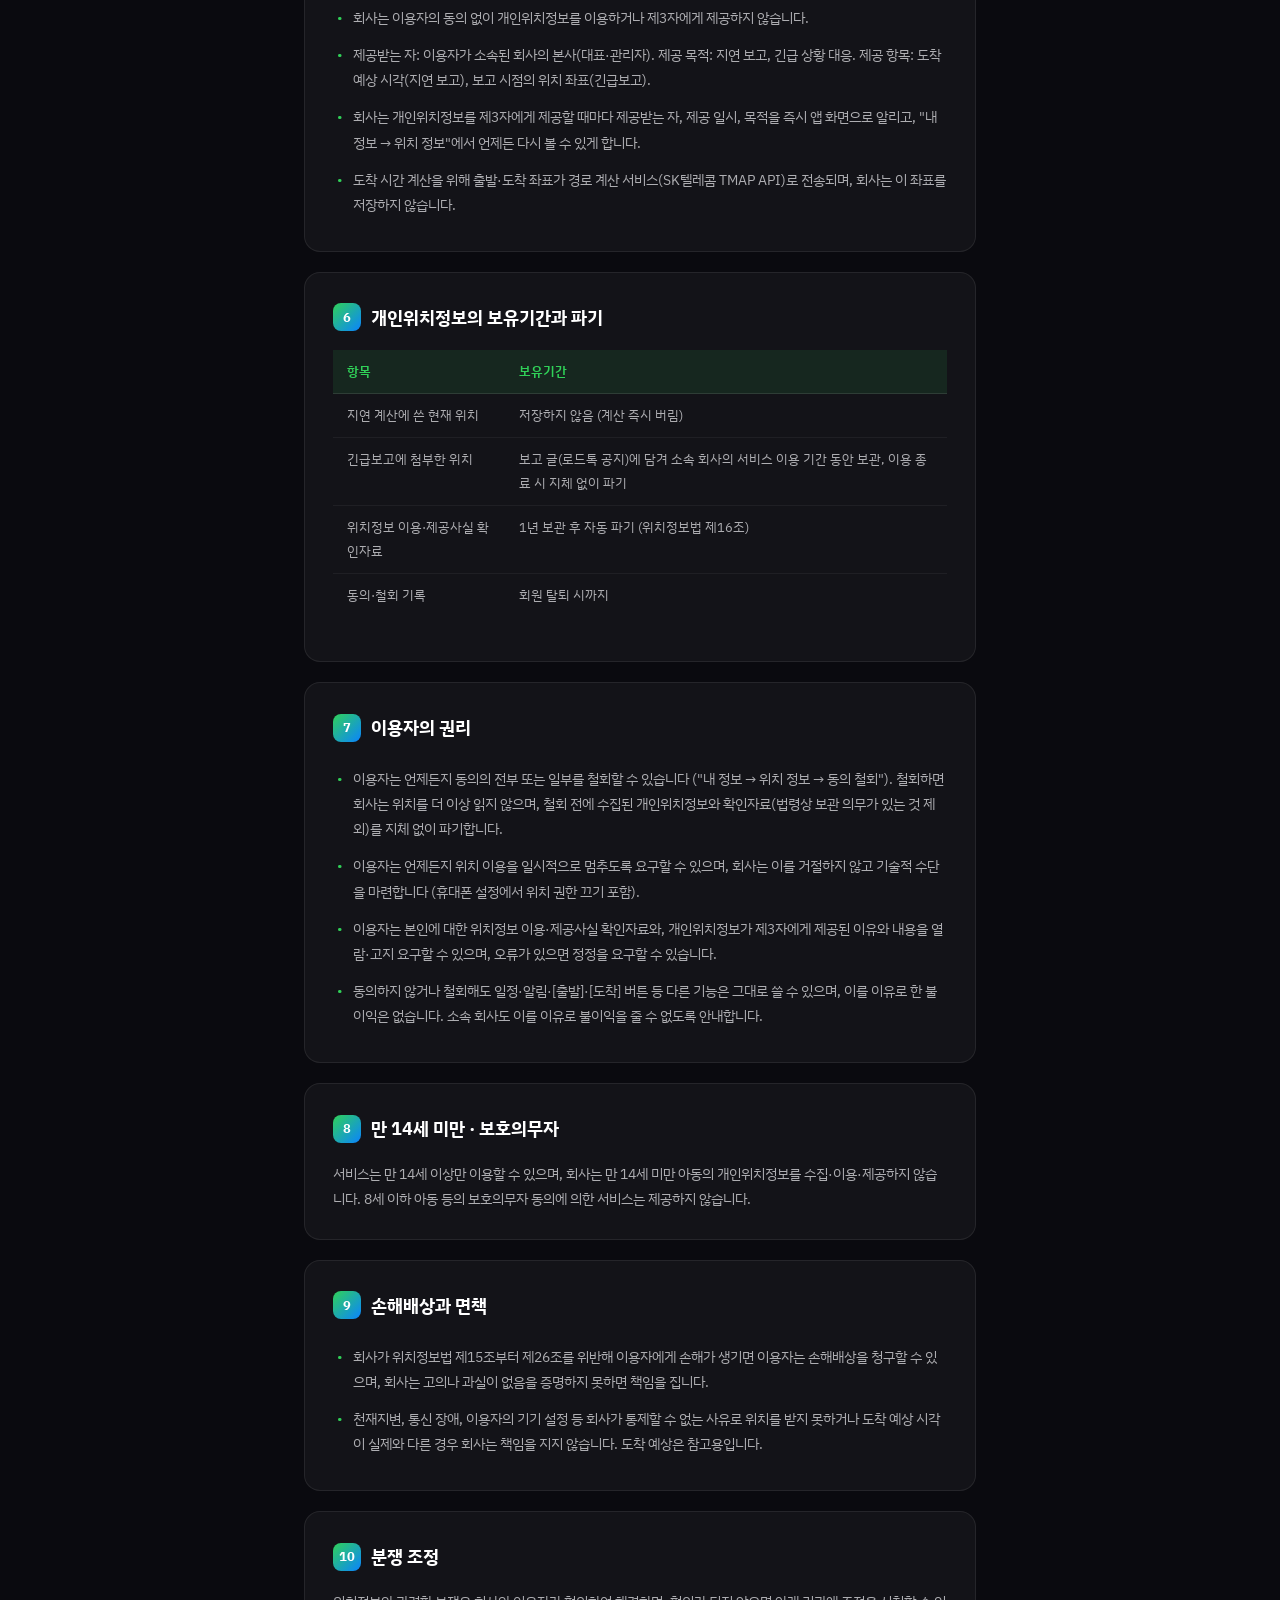
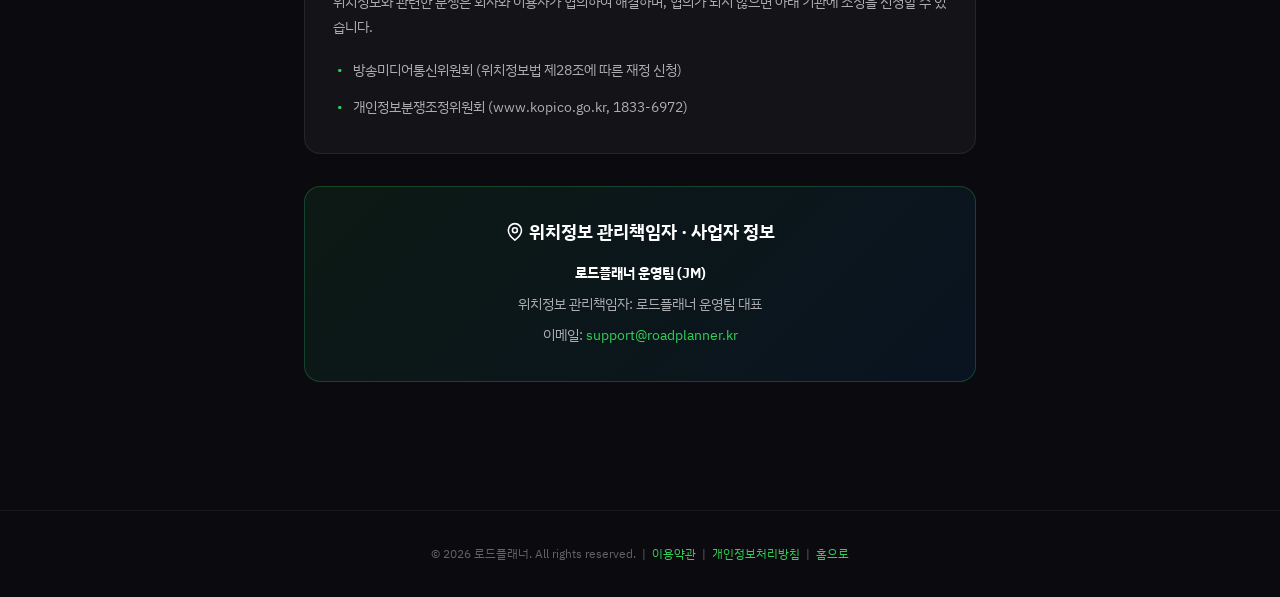
<file: location-terms.html>
<!DOCTYPE html>
<html lang="ko">
<head>
  <meta charset="UTF-8"/>
  <meta name="viewport" content="width=device-width,initial-scale=1.0"/>
  <title>위치기반서비스 이용약관 | 로드플래너</title>
  <meta name="description" content="로드플래너 위치기반서비스 이용약관 — 개인위치정보의 이용·제공·보관과 이용자의 권리에 관한 약관입니다."/>
  <link rel="icon" href="icon.svg"/>
  <link href="https://fonts.googleapis.com/css2?family=IBM+Plex+Sans+KR:wght@400;500;600;700&display=swap" rel="stylesheet">
  <style>
    *, *::before, *::after { box-sizing: border-box; margin: 0; padding: 0; }
    body {
      font-family: 'IBM Plex Sans KR', 'Pretendard', -apple-system, BlinkMacSystemFont, sans-serif;
      background: #0a0a0f;
      color: #e5e5ea;
      line-height: 1.8;
      min-height: 100vh;
    }
    .header {
      background: rgba(15,15,25,0.95);
      backdrop-filter: blur(20px);
      border-bottom: 1px solid rgba(255,255,255,0.08);
      padding: 16px 24px;
      display: flex;
      align-items: center;
      gap: 12px;
      position: sticky;
      top: 0;
      z-index: 100;
    }
    .header a {
      color: #30d158;
      text-decoration: none;
      font-size: 14px;
      display: flex;
      align-items: center;
      gap: 6px;
      font-weight: 500;
    }
    .header a:hover { color: #4ade80; }
    .header-title {
      font-size: 17px;
      font-weight: 700;
      color: #ffffff;
      margin-left: auto;
      margin-right: auto;
    }
    .container {
      max-width: 720px;
      margin: 0 auto;
      padding: 48px 24px 80px;
    }
    .hero {
      text-align: center;
      margin-bottom: 48px;
      padding: 40px 24px;
      background: linear-gradient(135deg, rgba(48,209,88,0.1) 0%, rgba(10,132,255,0.1) 100%);
      border: 1px solid rgba(48,209,88,0.2);
      border-radius: 20px;
    }
    .hero-icon { font-size: 48px; margin-bottom: 16px; display: block; }
    .hero h1 { font-size: 28px; font-weight: 800; color: #ffffff; margin-bottom: 8px; }
    .hero p { font-size: 14px; color: #8e8e93; }
    .section {
      background: rgba(255,255,255,0.04);
      border: 1px solid rgba(255,255,255,0.08);
      border-radius: 16px;
      padding: 28px;
      margin-bottom: 20px;
      transition: border-color 0.2s;
    }
    .section:hover { border-color: rgba(48,209,88,0.3); }
    .section-num {
      display: inline-flex;
      align-items: center;
      justify-content: center;
      width: 28px;
      height: 28px;
      background: linear-gradient(135deg, #30d158, #0a84ff);
      border-radius: 8px;
      font-size: 13px;
      font-weight: 700;
      color: #fff;
      margin-right: 10px;
      flex-shrink: 0;
    }
    .section h2 {
      font-size: 18px;
      font-weight: 700;
      color: #ffffff;
      margin-bottom: 16px;
      display: flex;
      align-items: center;
    }
    .section p { font-size: 14px; color: #aeaeb2; margin-bottom: 12px; }
    .section p:last-child { margin-bottom: 0; }
    table { width: 100%; border-collapse: collapse; margin: 16px 0; font-size: 13px; }
    thead { background: rgba(48,209,88,0.1); }
    th { padding: 10px 14px; text-align: left; color: #30d158; font-weight: 600; border-bottom: 1px solid rgba(255,255,255,0.1); }
    td { padding: 10px 14px; color: #aeaeb2; border-bottom: 1px solid rgba(255,255,255,0.05); vertical-align: top; }
    tr:last-child td { border-bottom: none; }

    /* 휴대폰: 표를 칸칸이 쪼개지 말고 한 줄씩 카드처럼 (표 글자가 '이름, 이/메일'처럼 끊기지 않게) */
    @media (max-width: 620px) {
      table, thead, tbody, tr, th, td { display: block; width: 100%; }
      thead { display: none; }
      tr { border: 1px solid rgba(255,255,255,0.1); border-radius: 10px; padding: 4px 0; margin-bottom: 10px; }
      td { border-bottom: 1px solid rgba(255,255,255,0.06); padding: 9px 14px; word-break: keep-all; }
      tr:last-child { margin-bottom: 0; }
      tr td:last-child { border-bottom: none; }
      td[data-l]::before { content: attr(data-l); display: block; color: #30d158; font-size: 12px; font-weight: 600; margin-bottom: 3px; }
    }

    ul { padding-left: 0; list-style: none; }
    ul li { font-size: 14px; color: #aeaeb2; padding: 6px 0 6px 20px; position: relative; }
    ul li::before { content: '•'; color: #30d158; position: absolute; left: 4px; }
    .highlight {
      background: rgba(10,132,255,0.1);
      border: 1px solid rgba(10,132,255,0.25);
      border-radius: 10px;
      padding: 14px 18px;
      font-size: 13px;
      color: #5ac8fa;
      margin-top: 12px;
    }
    .contact-box {
      background: linear-gradient(135deg, rgba(48,209,88,0.08), rgba(10,132,255,0.08));
      border: 1px solid rgba(48,209,88,0.25);
      border-radius: 16px;
      padding: 28px;
      text-align: center;
      margin-top: 32px;
    }
    .contact-box h3 { font-size: 18px; font-weight: 700; color: #ffffff; margin-bottom: 12px; }
    .contact-box p { font-size: 14px; color: #aeaeb2; margin-bottom: 6px; }
    .contact-box a { color: #30d158; text-decoration: none; }
    .footer { text-align: center; padding: 32px 24px; border-top: 1px solid rgba(255,255,255,0.06); margin-top: 48px; }
    .footer p { font-size: 12px; color: #636366; }
    .footer a { color: #30d158; text-decoration: none; }
  </style>
<script src="js/icons.js?v=357"></script>
</head>
<body>

  <header class="header">
    <a href="index.html">
      <svg width="16" height="16" viewBox="0 0 24 24" fill="none" stroke="currentColor" stroke-width="2.5" stroke-linecap="round" stroke-linejoin="round">
        <path d="M19 12H5M12 5l-7 7 7 7"/>
      </svg>
      홈으로
    </a>
    <span class="header-title">위치기반서비스 이용약관</span>
  </header>

  <div class="container">

    <div class="hero">
      <span class="hero-icon">📍</span>
      <h1>위치기반서비스 이용약관</h1>
      <p>로드플래너는 꼭 필요한 순간에만 위치를 씁니다.<br/>시행일: 2026년 11월 9일</p>
    </div>

    <div class="section">
      <h2><span class="section-num">1</span>목적</h2>
      <p>이 약관은 로드플래너(이하 "회사")가 제공하는 위치기반서비스(이하 "서비스")를 이용할 때, 회사와 개인위치정보주체(이하 "이용자")의 권리·의무와 그 밖에 필요한 사항을 정합니다.</p>
    </div>
    <div class="section">
      <h2><span class="section-num">2</span>약관의 효력과 변경</h2>
      <ul>
        <li>이 약관은 이용자가 앱의 "위치 정보 이용 동의" 화면에서 동의한 때부터 효력이 생깁니다.</li>
        <li>회사는 관련 법령을 어기지 않는 범위에서 약관을 바꿀 수 있으며, 바꿀 때는 시행 7일 전(이용자에게 불리하면 30일 전)부터 앱과 이 페이지에 알립니다. 내용이 바뀌면 앱에서 다시 동의를 받습니다.</li>
      </ul>
    </div>
    <div class="section">
      <h2><span class="section-num">3</span>서비스 내용</h2>
      <table>
        <thead><tr><th>서비스</th><th>위치를 쓰는 때</th><th>내용</th></tr></thead>
        <tbody>
          <tr><td data-l="서비스">이동 중 도착 예상·지연 알림 (회사 소속 매니저)</td><td data-l="위치를 쓰는 때">[출발]을 누른 이동 단계가 있고 앱이 화면에 켜져 있을 때, 약 2분마다</td><td data-l="내용">현재 위치에서 다음 장소까지 실시간 교통 기준 소요 시간을 계산해, 늦을 것 같으면 본인에게 먼저 알립니다.</td></tr>
          <tr><td data-l="서비스">본사 지연 보고</td><td data-l="위치를 쓰는 때">이용자가 [본사에 지연 알리기]를 누를 때</td><td data-l="내용">위치로 계산한 <b>도착 예상 시각</b>만 소속 회사 본사에 보냅니다. 좌표는 보내지 않습니다.</td></tr>
          <tr><td data-l="서비스">긴급보고 위치 첨부</td><td data-l="위치를 쓰는 때">긴급 지원 화면을 열었을 때(또는 위치 넣기를 누를 때) 1회</td><td data-l="내용">이용자가 보고를 보내면 그 순간 위치 1곳이 지도 링크로 소속 회사 본사에 전달됩니다.</td></tr>
        </tbody>
      </table>
      <div class="highlight">📍 위치는 동의한 이용자에게만, 위 경우에만 씁니다. 퇴근 뒤·일정 없는 시간·앱이 꺼져 있을 때에는 위치를 읽지 않으며, 본사가 이용자의 위치를 지도에서 계속 지켜보는 기능은 없습니다.</div>
    </div>
    <div class="section">
      <h2><span class="section-num">4</span>이용 요금</h2>
      <p>서비스는 로드플래너 이용 요금에 포함되어 있으며 위치 서비스만을 위한 별도 요금은 없습니다. 다만 데이터 통신 요금은 이용자가 가입한 통신사 요금제에 따릅니다.</p>
    </div>
    <div class="section">
      <h2><span class="section-num">5</span>개인위치정보의 이용·제공</h2>
      <ul>
        <li>회사는 이용자의 동의 없이 개인위치정보를 이용하거나 제3자에게 제공하지 않습니다.</li>
        <li>제공받는 자: 이용자가 소속된 회사의 본사(대표·관리자). 제공 목적: 지연 보고, 긴급 상황 대응. 제공 항목: 도착 예상 시각(지연 보고), 보고 시점의 위치 좌표(긴급보고).</li>
        <li>회사는 개인위치정보를 제3자에게 제공할 때마다 제공받는 자, 제공 일시, 목적을 즉시 앱 화면으로 알리고, "내 정보 → 위치 정보"에서 언제든 다시 볼 수 있게 합니다.</li>
        <li>도착 시간 계산을 위해 출발·도착 좌표가 경로 계산 서비스(SK텔레콤 TMAP API)로 전송되며, 회사는 이 좌표를 저장하지 않습니다.</li>
      </ul>
    </div>
    <div class="section">
      <h2><span class="section-num">6</span>개인위치정보의 보유기간과 파기</h2>
      <table>
        <thead><tr><th>항목</th><th>보유기간</th></tr></thead>
        <tbody>
          <tr><td data-l="항목">지연 계산에 쓴 현재 위치</td><td data-l="보유기간">저장하지 않음 (계산 즉시 버림)</td></tr>
          <tr><td data-l="항목">긴급보고에 첨부한 위치</td><td data-l="보유기간">보고 글(로드톡 공지)에 담겨 소속 회사의 서비스 이용 기간 동안 보관, 이용 종료 시 지체 없이 파기</td></tr>
          <tr><td data-l="항목">위치정보 이용·제공사실 확인자료</td><td data-l="보유기간">1년 보관 후 자동 파기 (위치정보법 제16조)</td></tr>
          <tr><td data-l="항목">동의·철회 기록</td><td data-l="보유기간">회원 탈퇴 시까지</td></tr>
        </tbody>
      </table>
    </div>
    <div class="section">
      <h2><span class="section-num">7</span>이용자의 권리</h2>
      <ul>
        <li>이용자는 언제든지 동의의 전부 또는 일부를 철회할 수 있습니다 ("내 정보 → 위치 정보 → 동의 철회"). 철회하면 회사는 위치를 더 이상 읽지 않으며, 철회 전에 수집된 개인위치정보와 확인자료(법령상 보관 의무가 있는 것 제외)를 지체 없이 파기합니다.</li>
        <li>이용자는 언제든지 위치 이용을 일시적으로 멈추도록 요구할 수 있으며, 회사는 이를 거절하지 않고 기술적 수단을 마련합니다 (휴대폰 설정에서 위치 권한 끄기 포함).</li>
        <li>이용자는 본인에 대한 위치정보 이용·제공사실 확인자료와, 개인위치정보가 제3자에게 제공된 이유와 내용을 열람·고지 요구할 수 있으며, 오류가 있으면 정정을 요구할 수 있습니다.</li>
        <li>동의하지 않거나 철회해도 일정·알림·[출발]·[도착] 버튼 등 다른 기능은 그대로 쓸 수 있으며, 이를 이유로 한 불이익은 없습니다. 소속 회사도 이를 이유로 불이익을 줄 수 없도록 안내합니다.</li>
      </ul>
    </div>
    <div class="section">
      <h2><span class="section-num">8</span>만 14세 미만 · 보호의무자</h2>
      <p>서비스는 만 14세 이상만 이용할 수 있으며, 회사는 만 14세 미만 아동의 개인위치정보를 수집·이용·제공하지 않습니다. 8세 이하 아동 등의 보호의무자 동의에 의한 서비스는 제공하지 않습니다.</p>
    </div>
    <div class="section">
      <h2><span class="section-num">9</span>손해배상과 면책</h2>
      <ul>
        <li>회사가 위치정보법 제15조부터 제26조를 위반해 이용자에게 손해가 생기면 이용자는 손해배상을 청구할 수 있으며, 회사는 고의나 과실이 없음을 증명하지 못하면 책임을 집니다.</li>
        <li>천재지변, 통신 장애, 이용자의 기기 설정 등 회사가 통제할 수 없는 사유로 위치를 받지 못하거나 도착 예상 시각이 실제와 다른 경우 회사는 책임을 지지 않습니다. 도착 예상은 참고용입니다.</li>
      </ul>
    </div>
    <div class="section">
      <h2><span class="section-num">10</span>분쟁 조정</h2>
      <p>위치정보와 관련한 분쟁은 회사와 이용자가 협의하여 해결하며, 협의가 되지 않으면 아래 기관에 조정을 신청할 수 있습니다.</p>
      <ul>
        <li>방송미디어통신위원회 (위치정보법 제28조에 따른 재정 신청)</li>
        <li>개인정보분쟁조정위원회 (www.kopico.go.kr, 1833-6972)</li>
      </ul>
    </div>

    <div class="contact-box">
      <h3>📍 위치정보 관리책임자 · 사업자 정보</h3>
      <p><strong style="color:#fff;">로드플래너 운영팀 (JM)</strong></p>
      <p>위치정보 관리책임자: 로드플래너 운영팀 대표</p>
      <p>이메일: <a href="mailto:support@roadplanner.kr">support@roadplanner.kr</a></p>
    </div>

  </div>

  <footer class="footer">
    <p>© 2026 로드플래너. All rights reserved. &nbsp;|&nbsp; <a href="terms.html">이용약관</a> &nbsp;|&nbsp; <a href="privacy.html">개인정보처리방침</a> &nbsp;|&nbsp; <a href="index.html">홈으로</a></p>
  </footer>

</body>
</html>
</file>
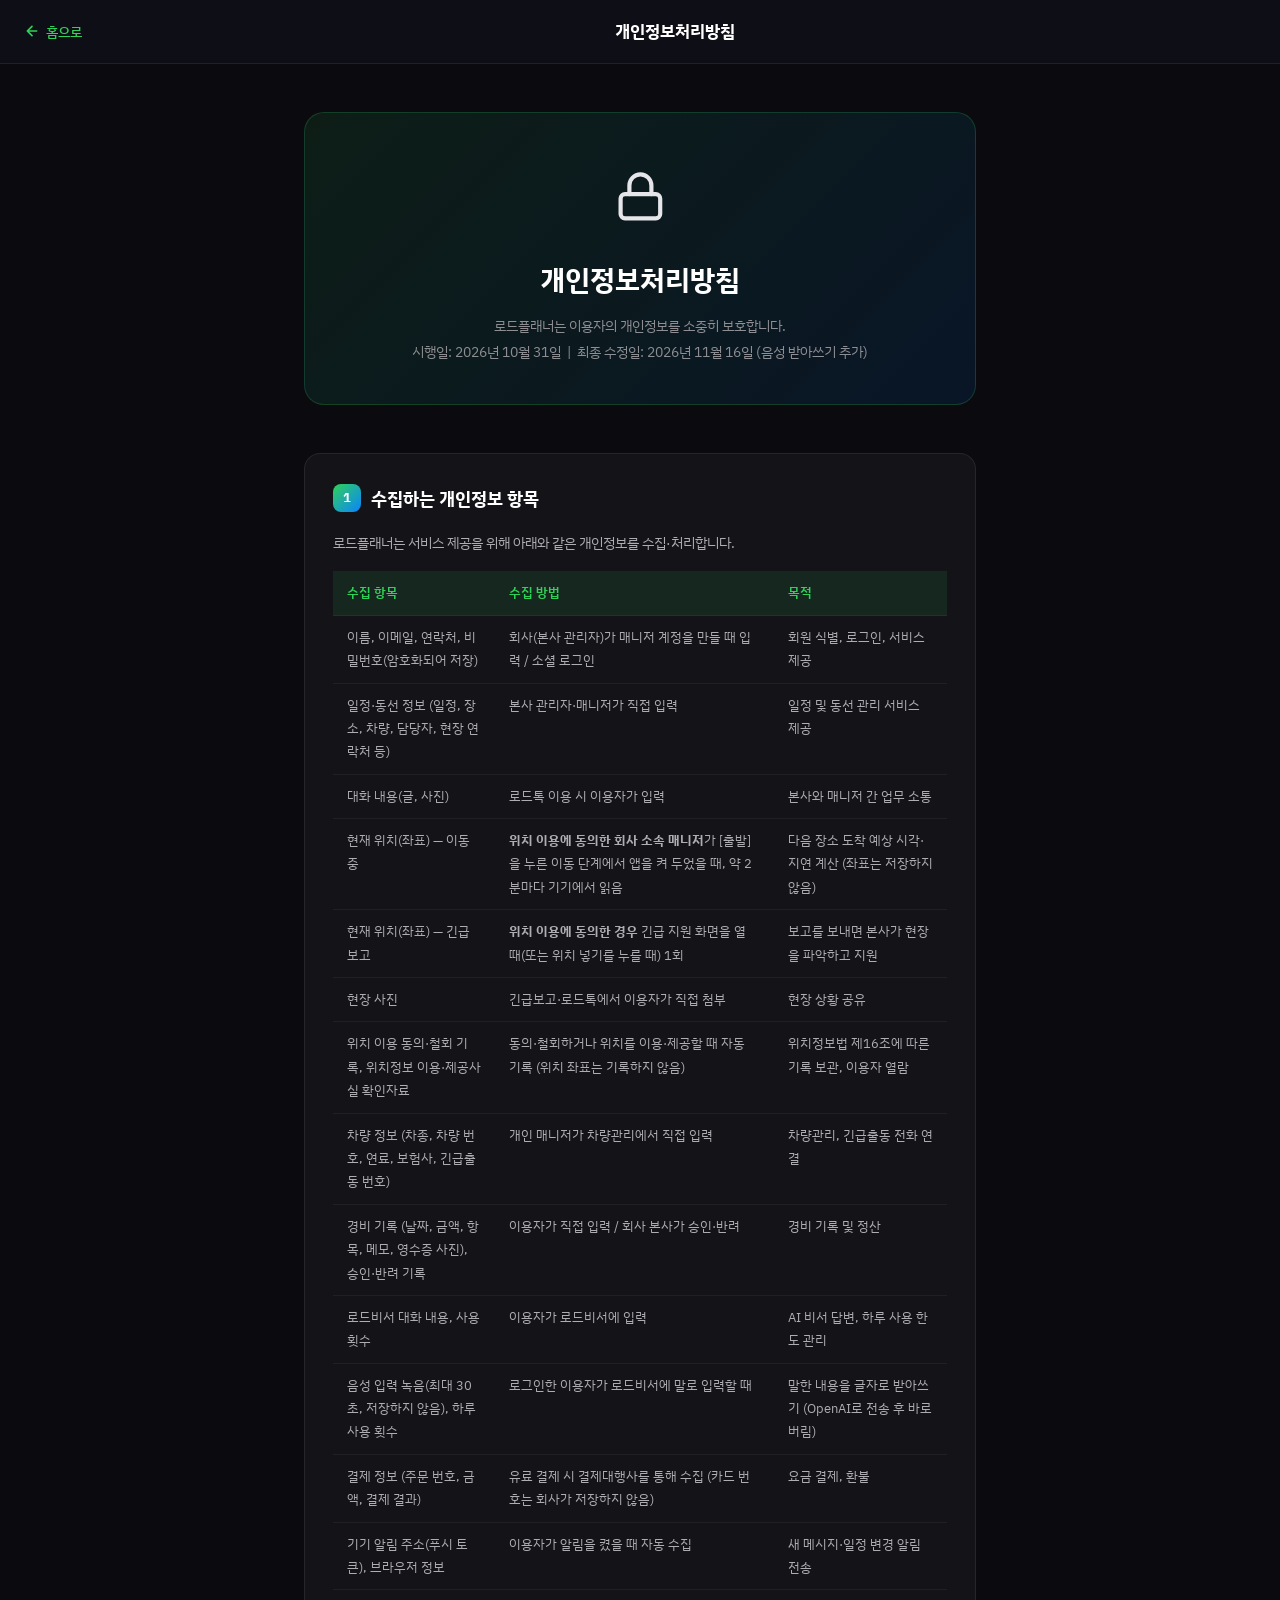
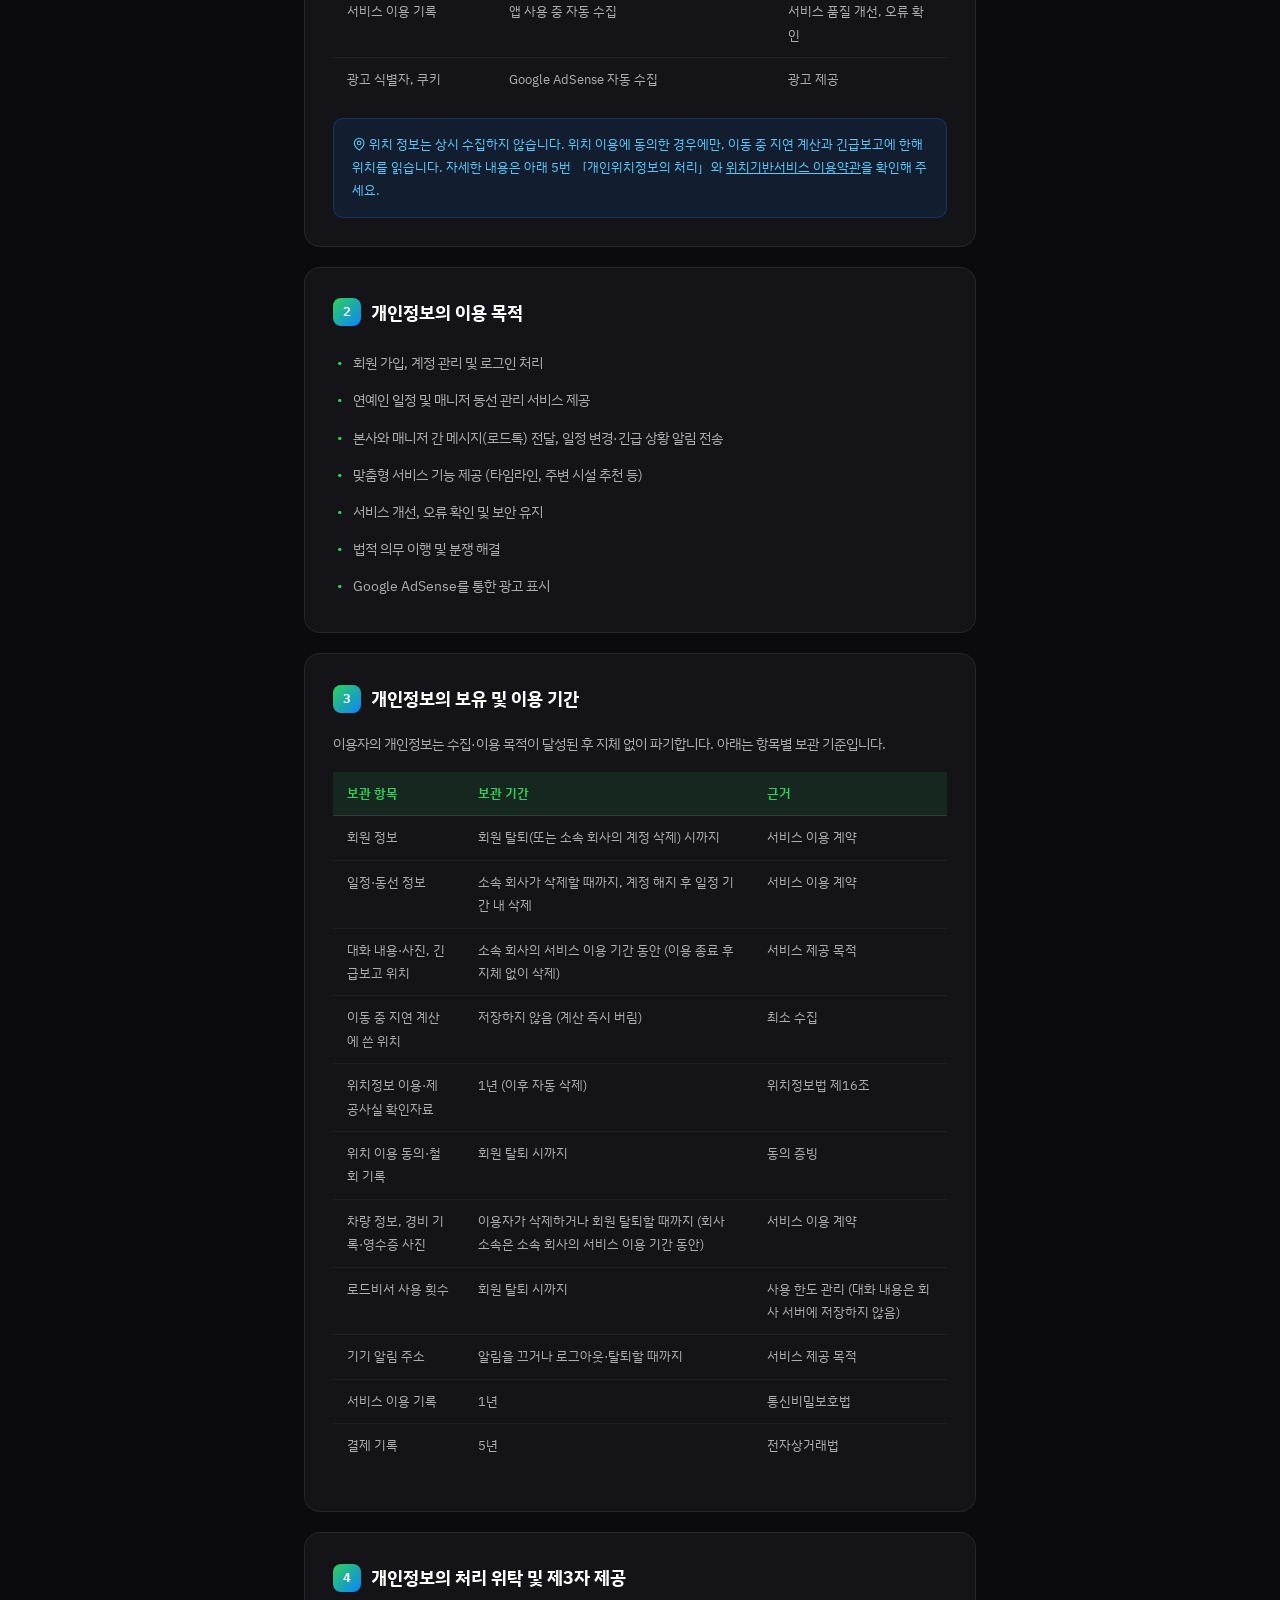
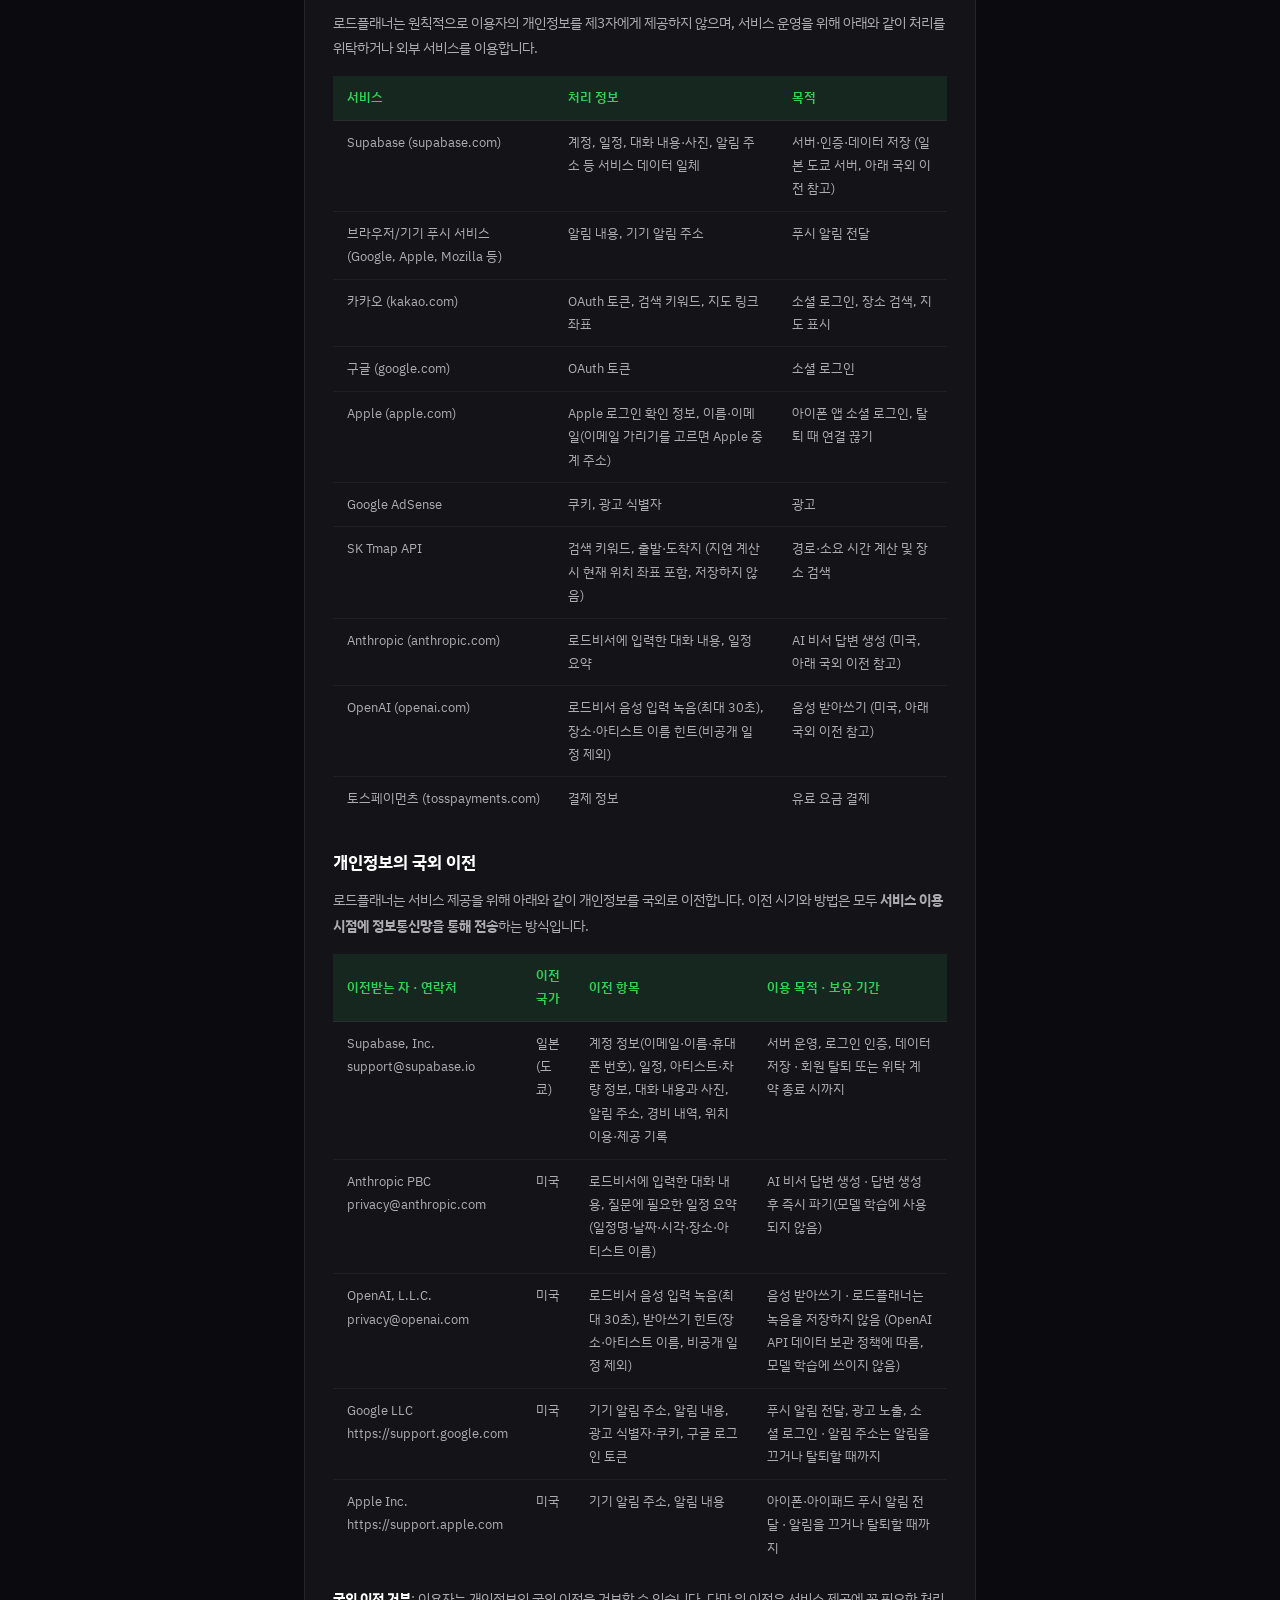
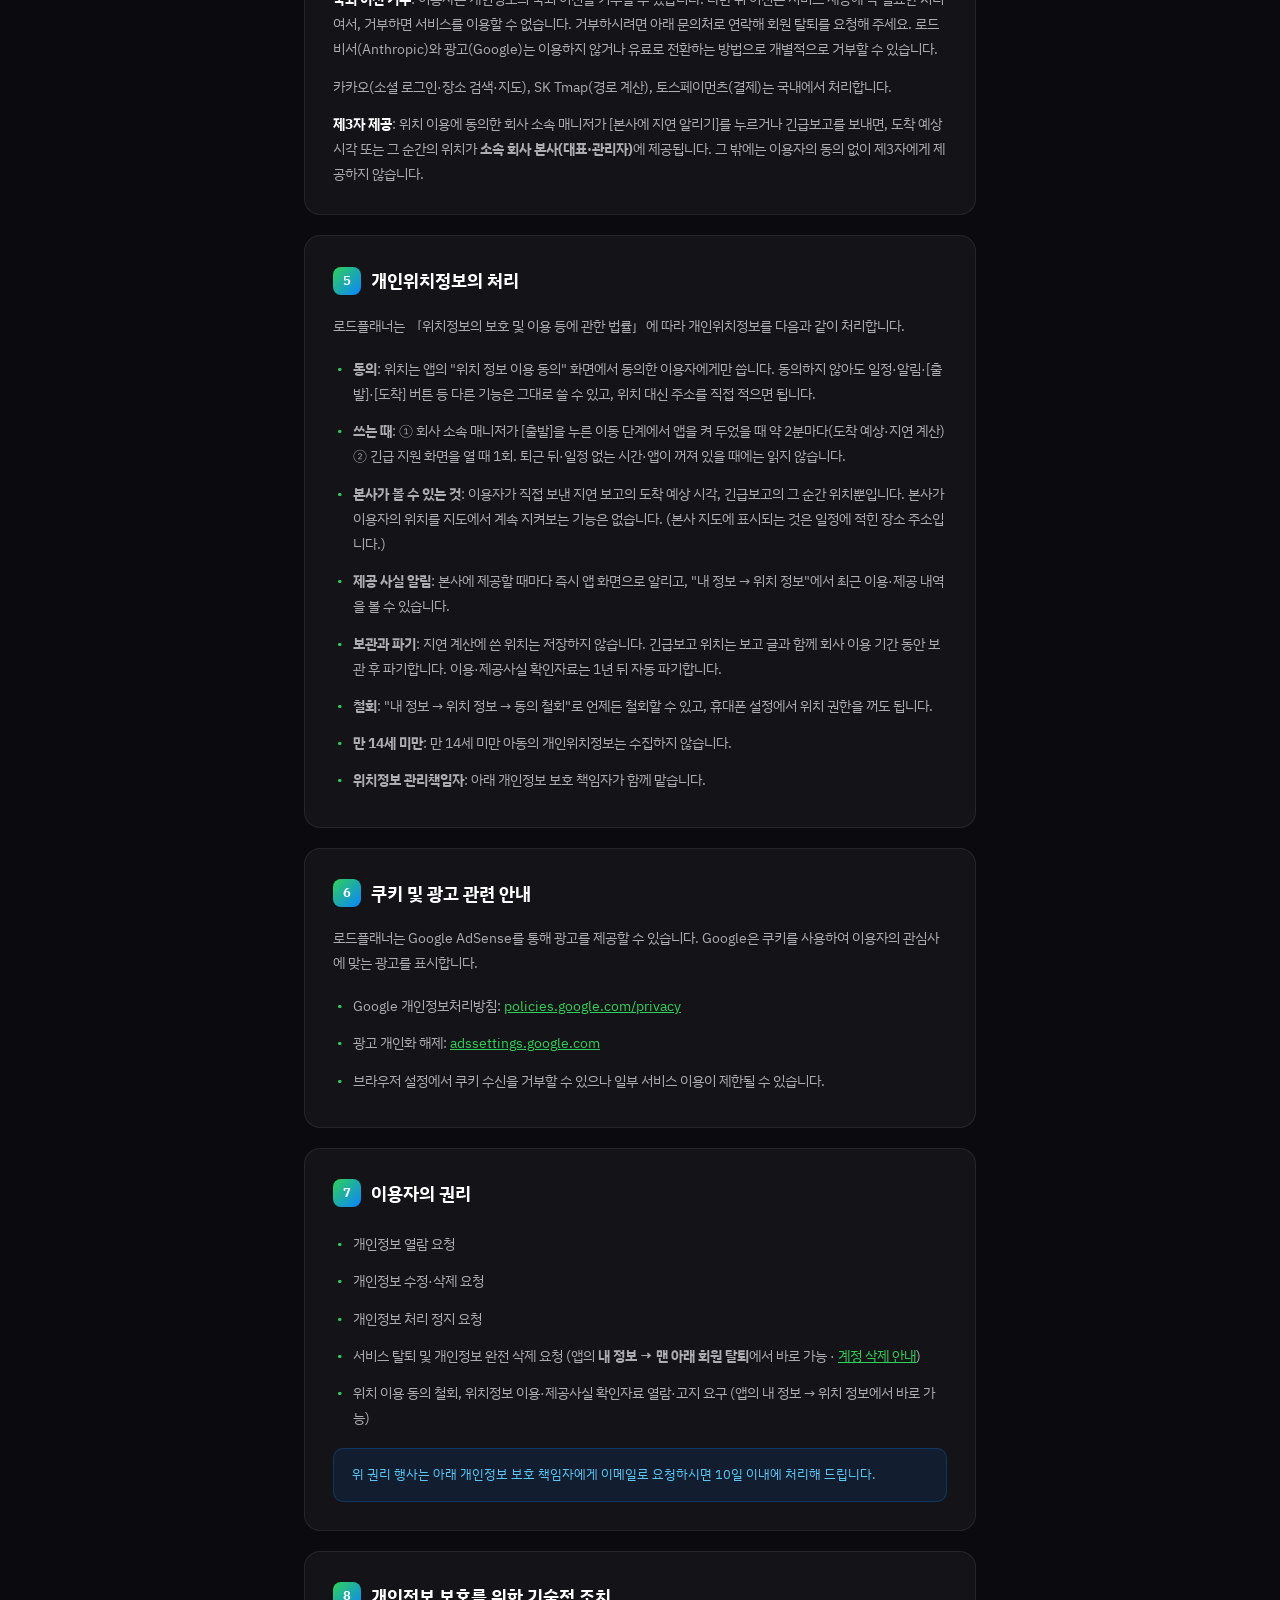
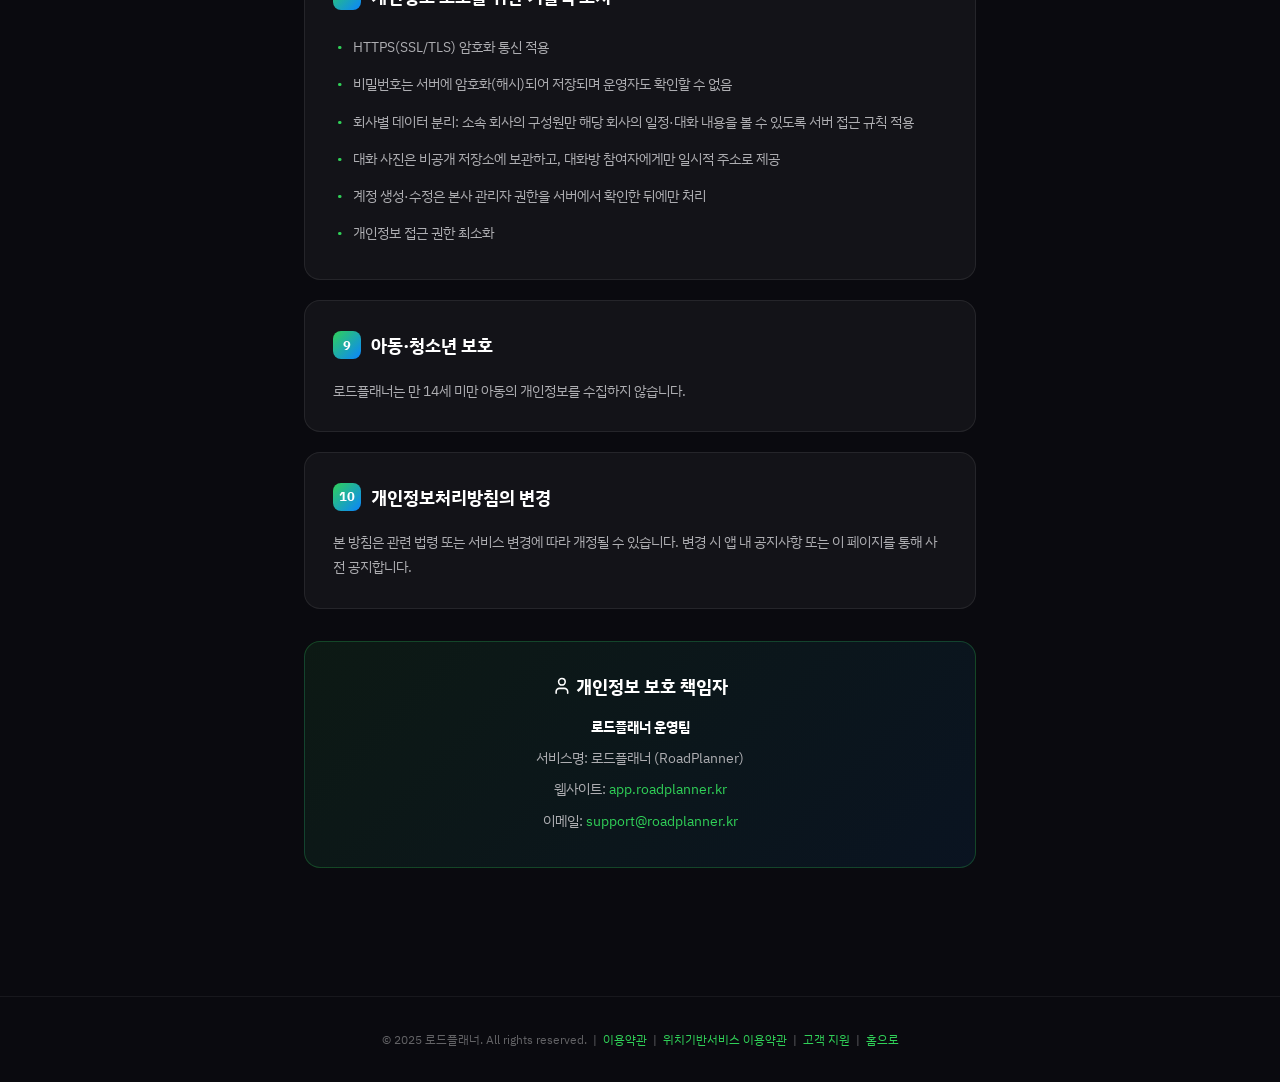
<file: privacy.html>
<!DOCTYPE html>
<html lang="ko">
<head>
  <meta charset="UTF-8"/>
  <meta name="viewport" content="width=device-width,initial-scale=1.0"/>
  <title>개인정보처리방침 | 로드플래너</title>
  <meta name="description" content="로드플래너 개인정보처리방침 — 스마트 연예인 일정 및 동선 관리 플래너의 개인정보 수집 및 이용에 관한 방침입니다."/>
  <link rel="icon" href="icon.svg"/>
  <link href="https://fonts.googleapis.com/css2?family=IBM+Plex+Sans+KR:wght@400;500;600;700&display=swap" rel="stylesheet">
  <style>
    *, *::before, *::after { box-sizing: border-box; margin: 0; padding: 0; }
    body {
      font-family: 'IBM Plex Sans KR', 'Pretendard', -apple-system, BlinkMacSystemFont, sans-serif;
      background: #0a0a0f;
      color: #e5e5ea;
      line-height: 1.8;
      min-height: 100vh;
    }
    .header {
      background: rgba(15,15,25,0.95);
      backdrop-filter: blur(20px);
      border-bottom: 1px solid rgba(255,255,255,0.08);
      padding: 16px 24px;
      display: flex;
      align-items: center;
      gap: 12px;
      position: sticky;
      top: 0;
      z-index: 100;
    }
    .header a {
      color: #30d158;
      text-decoration: none;
      font-size: 14px;
      display: flex;
      align-items: center;
      gap: 6px;
      font-weight: 500;
    }
    .header a:hover { color: #4ade80; }
    .header-title {
      font-size: 17px;
      font-weight: 700;
      color: #ffffff;
      margin-left: auto;
      margin-right: auto;
    }
    .container {
      max-width: 720px;
      margin: 0 auto;
      padding: 48px 24px 80px;
    }
    .hero {
      text-align: center;
      margin-bottom: 48px;
      padding: 40px 24px;
      background: linear-gradient(135deg, rgba(48,209,88,0.1) 0%, rgba(10,132,255,0.1) 100%);
      border: 1px solid rgba(48,209,88,0.2);
      border-radius: 20px;
    }
    .hero-icon { font-size: 48px; margin-bottom: 16px; display: block; }
    .hero h1 { font-size: 28px; font-weight: 800; color: #ffffff; margin-bottom: 8px; }
    .hero p { font-size: 14px; color: #8e8e93; }
    .section {
      background: rgba(255,255,255,0.04);
      border: 1px solid rgba(255,255,255,0.08);
      border-radius: 16px;
      padding: 28px;
      margin-bottom: 20px;
      transition: border-color 0.2s;
    }
    .section:hover { border-color: rgba(48,209,88,0.3); }
    .section-num {
      display: inline-flex;
      align-items: center;
      justify-content: center;
      width: 28px;
      height: 28px;
      background: linear-gradient(135deg, #30d158, #0a84ff);
      border-radius: 8px;
      font-size: 13px;
      font-weight: 700;
      color: #fff;
      margin-right: 10px;
      flex-shrink: 0;
    }
    .section h2 {
      font-size: 18px;
      font-weight: 700;
      color: #ffffff;
      margin-bottom: 16px;
      display: flex;
      align-items: center;
    }
    .section p { font-size: 14px; color: #aeaeb2; margin-bottom: 12px; }
    .section p:last-child { margin-bottom: 0; }
    table { width: 100%; border-collapse: collapse; margin: 16px 0; font-size: 13px; }
    thead { background: rgba(48,209,88,0.1); }
    th { padding: 10px 14px; text-align: left; color: #30d158; font-weight: 600; border-bottom: 1px solid rgba(255,255,255,0.1); }
    td { padding: 10px 14px; color: #aeaeb2; border-bottom: 1px solid rgba(255,255,255,0.05); vertical-align: top; }
    tr:last-child td { border-bottom: none; }

    /* 휴대폰: 표를 칸칸이 쪼개지 말고 한 줄씩 카드처럼 (표 글자가 '이름, 이/메일'처럼 끊기지 않게) */
    @media (max-width: 620px) {
      table, thead, tbody, tr, th, td { display: block; width: 100%; }
      thead { display: none; }
      tr { border: 1px solid rgba(255,255,255,0.1); border-radius: 10px; padding: 4px 0; margin-bottom: 10px; }
      td { border-bottom: 1px solid rgba(255,255,255,0.06); padding: 9px 14px; word-break: keep-all; }
      tr:last-child { margin-bottom: 0; }
      tr td:last-child { border-bottom: none; }
      td[data-l]::before { content: attr(data-l); display: block; color: #30d158; font-size: 12px; font-weight: 600; margin-bottom: 3px; }
    }

    ul { padding-left: 0; list-style: none; }
    ul li { font-size: 14px; color: #aeaeb2; padding: 6px 0 6px 20px; position: relative; }
    ul li::before { content: '•'; color: #30d158; position: absolute; left: 4px; }
    .highlight {
      background: rgba(10,132,255,0.1);
      border: 1px solid rgba(10,132,255,0.25);
      border-radius: 10px;
      padding: 14px 18px;
      font-size: 13px;
      color: #5ac8fa;
      margin-top: 12px;
    }
    .contact-box {
      background: linear-gradient(135deg, rgba(48,209,88,0.08), rgba(10,132,255,0.08));
      border: 1px solid rgba(48,209,88,0.25);
      border-radius: 16px;
      padding: 28px;
      text-align: center;
      margin-top: 32px;
    }
    .contact-box h3 { font-size: 18px; font-weight: 700; color: #ffffff; margin-bottom: 12px; }
    .contact-box p { font-size: 14px; color: #aeaeb2; margin-bottom: 6px; }
    .contact-box a { color: #30d158; text-decoration: none; }
    .footer { text-align: center; padding: 32px 24px; border-top: 1px solid rgba(255,255,255,0.06); margin-top: 48px; }
    .footer p { font-size: 12px; color: #636366; }
    .footer a { color: #30d158; text-decoration: none; }
  </style>
<script src="js/icons.js?v=357"></script>
</head>
<body>

  <header class="header">
    <a href="index.html">
      <svg width="16" height="16" viewBox="0 0 24 24" fill="none" stroke="currentColor" stroke-width="2.5" stroke-linecap="round" stroke-linejoin="round">
        <path d="M19 12H5M12 5l-7 7 7 7"/>
      </svg>
      홈으로
    </a>
    <span class="header-title">개인정보처리방침</span>
  </header>

  <div class="container">

    <div class="hero">
      <span class="hero-icon">🔒</span>
      <h1>개인정보처리방침</h1>
      <p>로드플래너는 이용자의 개인정보를 소중히 보호합니다.<br/>시행일: 2026년 10월 31일 &nbsp;|&nbsp; 최종 수정일: 2026년 11월 16일 (음성 받아쓰기 추가)</p>
    </div>

    <div class="section">
      <h2><span class="section-num">1</span>수집하는 개인정보 항목</h2>
      <p>로드플래너는 서비스 제공을 위해 아래와 같은 개인정보를 수집·처리합니다.</p>
      <table>
        <thead><tr><th>수집 항목</th><th>수집 방법</th><th>목적</th></tr></thead>
        <tbody>
          <tr><td data-l="수집 항목">이름, 이메일, 연락처, 비밀번호(암호화되어 저장)</td><td data-l="수집 방법">회사(본사 관리자)가 매니저 계정을 만들 때 입력 / 소셜 로그인</td><td data-l="목적">회원 식별, 로그인, 서비스 제공</td></tr>
          <tr><td data-l="수집 항목">일정·동선 정보 (일정, 장소, 차량, 담당자, 현장 연락처 등)</td><td data-l="수집 방법">본사 관리자·매니저가 직접 입력</td><td data-l="목적">일정 및 동선 관리 서비스 제공</td></tr>
          <tr><td data-l="수집 항목">대화 내용(글, 사진)</td><td data-l="수집 방법">로드톡 이용 시 이용자가 입력</td><td data-l="목적">본사와 매니저 간 업무 소통</td></tr>
          <tr><td data-l="수집 항목">현재 위치(좌표) — 이동 중</td><td data-l="수집 방법"><b>위치 이용에 동의한 회사 소속 매니저</b>가 [출발]을 누른 이동 단계에서 앱을 켜 두었을 때, 약 2분마다 기기에서 읽음</td><td data-l="목적">다음 장소 도착 예상 시각·지연 계산 (좌표는 저장하지 않음)</td></tr>
          <tr><td data-l="수집 항목">현재 위치(좌표) — 긴급보고</td><td data-l="수집 방법"><b>위치 이용에 동의한 경우</b> 긴급 지원 화면을 열 때(또는 위치 넣기를 누를 때) 1회</td><td data-l="목적">보고를 보내면 본사가 현장을 파악하고 지원</td></tr>
          <tr><td data-l="수집 항목">현장 사진</td><td data-l="수집 방법">긴급보고·로드톡에서 이용자가 직접 첨부</td><td data-l="목적">현장 상황 공유</td></tr>
          <tr><td data-l="수집 항목">위치 이용 동의·철회 기록, 위치정보 이용·제공사실 확인자료</td><td data-l="수집 방법">동의·철회하거나 위치를 이용·제공할 때 자동 기록 (위치 좌표는 기록하지 않음)</td><td data-l="목적">위치정보법 제16조에 따른 기록 보관, 이용자 열람</td></tr>
          <tr><td data-l="수집 항목">차량 정보 (차종, 차량 번호, 연료, 보험사, 긴급출동 번호)</td><td data-l="수집 방법">개인 매니저가 차량관리에서 직접 입력</td><td data-l="목적">차량관리, 긴급출동 전화 연결</td></tr>
          <tr><td data-l="수집 항목">경비 기록 (날짜, 금액, 항목, 메모, 영수증 사진), 승인·반려 기록</td><td data-l="수집 방법">이용자가 직접 입력 / 회사 본사가 승인·반려</td><td data-l="목적">경비 기록 및 정산</td></tr>
          <tr><td data-l="수집 항목">로드비서 대화 내용, 사용 횟수</td><td data-l="수집 방법">이용자가 로드비서에 입력</td><td data-l="목적">AI 비서 답변, 하루 사용 한도 관리</td></tr>
          <tr><td data-l="수집 항목">음성 입력 녹음(최대 30초, 저장하지 않음), 하루 사용 횟수</td><td data-l="수집 방법">로그인한 이용자가 로드비서에 말로 입력할 때</td><td data-l="목적">말한 내용을 글자로 받아쓰기 (OpenAI로 전송 후 바로 버림)</td></tr>
          <tr><td data-l="수집 항목">결제 정보 (주문 번호, 금액, 결제 결과)</td><td data-l="수집 방법">유료 결제 시 결제대행사를 통해 수집 (카드 번호는 회사가 저장하지 않음)</td><td data-l="목적">요금 결제, 환불</td></tr>
          <tr><td data-l="수집 항목">기기 알림 주소(푸시 토큰), 브라우저 정보</td><td data-l="수집 방법">이용자가 알림을 켰을 때 자동 수집</td><td data-l="목적">새 메시지·일정 변경 알림 전송</td></tr>
          <tr><td data-l="수집 항목">서비스 이용 기록</td><td data-l="수집 방법">앱 사용 중 자동 수집</td><td data-l="목적">서비스 품질 개선, 오류 확인</td></tr>
          <tr><td data-l="수집 항목">광고 식별자, 쿠키</td><td data-l="수집 방법">Google AdSense 자동 수집</td><td data-l="목적">광고 제공</td></tr>
        </tbody>
      </table>
      <div class="highlight">📍 위치 정보는 상시 수집하지 않습니다. 위치 이용에 동의한 경우에만, 이동 중 지연 계산과 긴급보고에 한해 위치를 읽습니다. 자세한 내용은 아래 5번 「개인위치정보의 처리」와 <a href="location-terms.html" style="color:#5ac8fa;">위치기반서비스 이용약관</a>을 확인해 주세요.</div>
    </div>

    <div class="section">
      <h2><span class="section-num">2</span>개인정보의 이용 목적</h2>
      <ul>
        <li>회원 가입, 계정 관리 및 로그인 처리</li>
        <li>연예인 일정 및 매니저 동선 관리 서비스 제공</li>
        <li>본사와 매니저 간 메시지(로드톡) 전달, 일정 변경·긴급 상황 알림 전송</li>
        <li>맞춤형 서비스 기능 제공 (타임라인, 주변 시설 추천 등)</li>
        <li>서비스 개선, 오류 확인 및 보안 유지</li>
        <li>법적 의무 이행 및 분쟁 해결</li>
        <li>Google AdSense를 통한 광고 표시</li>
      </ul>
    </div>

    <div class="section">
      <h2><span class="section-num">3</span>개인정보의 보유 및 이용 기간</h2>
      <p>이용자의 개인정보는 수집·이용 목적이 달성된 후 지체 없이 파기합니다. 아래는 항목별 보관 기준입니다.</p>
      <table>
        <thead><tr><th>보관 항목</th><th>보관 기간</th><th>근거</th></tr></thead>
        <tbody>
          <tr><td data-l="보관 항목">회원 정보</td><td data-l="보관 기간">회원 탈퇴(또는 소속 회사의 계정 삭제) 시까지</td><td data-l="근거">서비스 이용 계약</td></tr>
          <tr><td data-l="보관 항목">일정·동선 정보</td><td data-l="보관 기간">소속 회사가 삭제할 때까지, 계정 해지 후 일정 기간 내 삭제</td><td data-l="근거">서비스 이용 계약</td></tr>
          <tr><td data-l="보관 항목">대화 내용·사진, 긴급보고 위치</td><td data-l="보관 기간">소속 회사의 서비스 이용 기간 동안 (이용 종료 후 지체 없이 삭제)</td><td data-l="근거">서비스 제공 목적</td></tr>
          <tr><td data-l="보관 항목">이동 중 지연 계산에 쓴 위치</td><td data-l="보관 기간">저장하지 않음 (계산 즉시 버림)</td><td data-l="근거">최소 수집</td></tr>
          <tr><td data-l="보관 항목">위치정보 이용·제공사실 확인자료</td><td data-l="보관 기간">1년 (이후 자동 삭제)</td><td data-l="근거">위치정보법 제16조</td></tr>
          <tr><td data-l="보관 항목">위치 이용 동의·철회 기록</td><td data-l="보관 기간">회원 탈퇴 시까지</td><td data-l="근거">동의 증빙</td></tr>
          <tr><td data-l="보관 항목">차량 정보, 경비 기록·영수증 사진</td><td data-l="보관 기간">이용자가 삭제하거나 회원 탈퇴할 때까지 (회사 소속은 소속 회사의 서비스 이용 기간 동안)</td><td data-l="근거">서비스 이용 계약</td></tr>
          <tr><td data-l="보관 항목">로드비서 사용 횟수</td><td data-l="보관 기간">회원 탈퇴 시까지</td><td data-l="근거">사용 한도 관리 (대화 내용은 회사 서버에 저장하지 않음)</td></tr>
          <tr><td data-l="보관 항목">기기 알림 주소</td><td data-l="보관 기간">알림을 끄거나 로그아웃·탈퇴할 때까지</td><td data-l="근거">서비스 제공 목적</td></tr>
          <tr><td data-l="보관 항목">서비스 이용 기록</td><td data-l="보관 기간">1년</td><td data-l="근거">통신비밀보호법</td></tr>
          <tr><td data-l="보관 항목">결제 기록</td><td data-l="보관 기간">5년</td><td data-l="근거">전자상거래법</td></tr>
        </tbody>
      </table>
    </div>

    <div class="section">
      <h2><span class="section-num">4</span>개인정보의 처리 위탁 및 제3자 제공</h2>
      <p>로드플래너는 원칙적으로 이용자의 개인정보를 제3자에게 제공하지 않으며, 서비스 운영을 위해 아래와 같이 처리를 위탁하거나 외부 서비스를 이용합니다.</p>
      <table>
        <thead><tr><th>서비스</th><th>처리 정보</th><th>목적</th></tr></thead>
        <tbody>
          <tr><td data-l="서비스">Supabase (supabase.com)</td><td data-l="처리 정보">계정, 일정, 대화 내용·사진, 알림 주소 등 서비스 데이터 일체</td><td data-l="목적">서버·인증·데이터 저장 (일본 도쿄 서버, 아래 국외 이전 참고)</td></tr>
          <tr><td data-l="서비스">브라우저/기기 푸시 서비스 (Google, Apple, Mozilla 등)</td><td data-l="처리 정보">알림 내용, 기기 알림 주소</td><td data-l="목적">푸시 알림 전달</td></tr>
          <tr><td data-l="서비스">카카오 (kakao.com)</td><td data-l="처리 정보">OAuth 토큰, 검색 키워드, 지도 링크 좌표</td><td data-l="목적">소셜 로그인, 장소 검색, 지도 표시</td></tr>
          <tr><td data-l="서비스">구글 (google.com)</td><td data-l="처리 정보">OAuth 토큰</td><td data-l="목적">소셜 로그인</td></tr>
          <tr><td data-l="서비스">Apple (apple.com)</td><td data-l="처리 정보">Apple 로그인 확인 정보, 이름·이메일(이메일 가리기를 고르면 Apple 중계 주소)</td><td data-l="목적">아이폰 앱 소셜 로그인, 탈퇴 때 연결 끊기</td></tr>
          <tr><td data-l="서비스">Google AdSense</td><td data-l="처리 정보">쿠키, 광고 식별자</td><td data-l="목적">광고</td></tr>
          <tr><td data-l="서비스">SK Tmap API</td><td data-l="처리 정보">검색 키워드, 출발·도착지 (지연 계산 시 현재 위치 좌표 포함, 저장하지 않음)</td><td data-l="목적">경로·소요 시간 계산 및 장소 검색</td></tr>
          <tr><td data-l="서비스">Anthropic (anthropic.com)</td><td data-l="처리 정보">로드비서에 입력한 대화 내용, 일정 요약</td><td data-l="목적">AI 비서 답변 생성 (미국, 아래 국외 이전 참고)</td></tr>
          <tr><td data-l="서비스">OpenAI (openai.com)</td><td data-l="처리 정보">로드비서 음성 입력 녹음(최대 30초), 장소·아티스트 이름 힌트(비공개 일정 제외)</td><td data-l="목적">음성 받아쓰기 (미국, 아래 국외 이전 참고)</td></tr>
          <tr><td data-l="서비스">토스페이먼츠 (tosspayments.com)</td><td data-l="처리 정보">결제 정보</td><td data-l="목적">유료 요금 결제</td></tr>
        </tbody>
      </table>
      <h3 style="font-size:17px;font-weight:700;color:#fff;margin:26px 0 10px;">개인정보의 국외 이전</h3>
      <p>로드플래너는 서비스 제공을 위해 아래와 같이 개인정보를 국외로 이전합니다. 이전 시기와 방법은 모두 <b>서비스 이용 시점에 정보통신망을 통해 전송</b>하는 방식입니다.</p>
      <table>
        <thead><tr><th>이전받는 자 · 연락처</th><th>이전 국가</th><th>이전 항목</th><th>이용 목적 · 보유 기간</th></tr></thead>
        <tbody>
          <tr>
            <td data-l="이전받는 자 · 연락처">Supabase, Inc.<br><span style="color:#aeaeb2;">support@supabase.io</span></td>
            <td data-l="이전 국가">일본 (도쿄)</td>
            <td data-l="이전 항목">계정 정보(이메일·이름·휴대폰 번호), 일정, 아티스트·차량 정보, 대화 내용과 사진, 알림 주소, 경비 내역, 위치 이용·제공 기록</td>
            <td data-l="이용 목적 · 보유 기간">서버 운영, 로그인 인증, 데이터 저장 · 회원 탈퇴 또는 위탁 계약 종료 시까지</td>
          </tr>
          <tr>
            <td data-l="이전받는 자 · 연락처">Anthropic PBC<br><span style="color:#aeaeb2;">privacy@anthropic.com</span></td>
            <td data-l="이전 국가">미국</td>
            <td data-l="이전 항목">로드비서에 입력한 대화 내용, 질문에 필요한 일정 요약(일정명·날짜·시각·장소·아티스트 이름)</td>
            <td data-l="이용 목적 · 보유 기간">AI 비서 답변 생성 · 답변 생성 후 즉시 파기(모델 학습에 사용되지 않음)</td>
          </tr>
          <tr>
            <td data-l="이전받는 자 · 연락처">OpenAI, L.L.C.<br><span style="color:#aeaeb2;">privacy@openai.com</span></td>
            <td data-l="이전 국가">미국</td>
            <td data-l="이전 항목">로드비서 음성 입력 녹음(최대 30초), 받아쓰기 힌트(장소·아티스트 이름, 비공개 일정 제외)</td>
            <td data-l="이용 목적 · 보유 기간">음성 받아쓰기 · 로드플래너는 녹음을 저장하지 않음 (OpenAI API 데이터 보관 정책에 따름, 모델 학습에 쓰이지 않음)</td>
          </tr>
          <tr>
            <td data-l="이전받는 자 · 연락처">Google LLC<br><span style="color:#aeaeb2;">https://support.google.com</span></td>
            <td data-l="이전 국가">미국</td>
            <td data-l="이전 항목">기기 알림 주소, 알림 내용, 광고 식별자·쿠키, 구글 로그인 토큰</td>
            <td data-l="이용 목적 · 보유 기간">푸시 알림 전달, 광고 노출, 소셜 로그인 · 알림 주소는 알림을 끄거나 탈퇴할 때까지</td>
          </tr>
          <tr>
            <td data-l="이전받는 자 · 연락처">Apple Inc.<br><span style="color:#aeaeb2;">https://support.apple.com</span></td>
            <td data-l="이전 국가">미국</td>
            <td data-l="이전 항목">기기 알림 주소, 알림 내용</td>
            <td data-l="이용 목적 · 보유 기간">아이폰·아이패드 푸시 알림 전달 · 알림을 끄거나 탈퇴할 때까지</td>
          </tr>
        </tbody>
      </table>
      <p style="margin-top:12px;"><b style="color:#fff;">국외 이전 거부</b>: 이용자는 개인정보의 국외 이전을 거부할 수 있습니다. 다만 위 이전은 서비스 제공에 꼭 필요한 처리여서, 거부하면 서비스를 이용할 수 없습니다. 거부하시려면 아래 문의처로 연락해 회원 탈퇴를 요청해 주세요. 로드비서(Anthropic)와 광고(Google)는 이용하지 않거나 유료로 전환하는 방법으로 개별적으로 거부할 수 있습니다.</p>
      <p>카카오(소셜 로그인·장소 검색·지도), SK Tmap(경로 계산), 토스페이먼츠(결제)는 국내에서 처리합니다.</p>

      <p><b style="color:#fff;">제3자 제공</b>: 위치 이용에 동의한 회사 소속 매니저가 [본사에 지연 알리기]를 누르거나 긴급보고를 보내면, 도착 예상 시각 또는 그 순간의 위치가 <b>소속 회사 본사(대표·관리자)</b>에 제공됩니다. 그 밖에는 이용자의 동의 없이 제3자에게 제공하지 않습니다.</p>
    </div>

    <div class="section" id="location">
      <h2><span class="section-num">5</span>개인위치정보의 처리</h2>
      <p>로드플래너는 「위치정보의 보호 및 이용 등에 관한 법률」에 따라 개인위치정보를 다음과 같이 처리합니다.</p>
      <ul>
        <li><b>동의</b>: 위치는 앱의 "위치 정보 이용 동의" 화면에서 동의한 이용자에게만 씁니다. 동의하지 않아도 일정·알림·[출발]·[도착] 버튼 등 다른 기능은 그대로 쓸 수 있고, 위치 대신 주소를 직접 적으면 됩니다.</li>
        <li><b>쓰는 때</b>: ① 회사 소속 매니저가 [출발]을 누른 이동 단계에서 앱을 켜 두었을 때 약 2분마다(도착 예상·지연 계산) ② 긴급 지원 화면을 열 때 1회. 퇴근 뒤·일정 없는 시간·앱이 꺼져 있을 때에는 읽지 않습니다.</li>
        <li><b>본사가 볼 수 있는 것</b>: 이용자가 직접 보낸 지연 보고의 도착 예상 시각, 긴급보고의 그 순간 위치뿐입니다. 본사가 이용자의 위치를 지도에서 계속 지켜보는 기능은 없습니다. (본사 지도에 표시되는 것은 일정에 적힌 장소 주소입니다.)</li>
        <li><b>제공 사실 알림</b>: 본사에 제공할 때마다 즉시 앱 화면으로 알리고, "내 정보 → 위치 정보"에서 최근 이용·제공 내역을 볼 수 있습니다.</li>
        <li><b>보관과 파기</b>: 지연 계산에 쓴 위치는 저장하지 않습니다. 긴급보고 위치는 보고 글과 함께 회사 이용 기간 동안 보관 후 파기합니다. 이용·제공사실 확인자료는 1년 뒤 자동 파기합니다.</li>
        <li><b>철회</b>: "내 정보 → 위치 정보 → 동의 철회"로 언제든 철회할 수 있고, 휴대폰 설정에서 위치 권한을 꺼도 됩니다.</li>
        <li><b>만 14세 미만</b>: 만 14세 미만 아동의 개인위치정보는 수집하지 않습니다.</li>
        <li><b>위치정보 관리책임자</b>: 아래 개인정보 보호 책임자가 함께 맡습니다.</li>
      </ul>
    </div>

    <div class="section">
      <h2><span class="section-num">6</span>쿠키 및 광고 관련 안내</h2>
      <p>로드플래너는 Google AdSense를 통해 광고를 제공할 수 있습니다. Google은 쿠키를 사용하여 이용자의 관심사에 맞는 광고를 표시합니다.</p>
      <ul>
        <li>Google 개인정보처리방침: <a href="https://policies.google.com/privacy" target="_blank" style="color:#30d158;">policies.google.com/privacy</a></li>
        <li>광고 개인화 해제: <a href="https://adssettings.google.com" target="_blank" style="color:#30d158;">adssettings.google.com</a></li>
        <li>브라우저 설정에서 쿠키 수신을 거부할 수 있으나 일부 서비스 이용이 제한될 수 있습니다.</li>
      </ul>
    </div>

    <div class="section">
      <h2><span class="section-num">7</span>이용자의 권리</h2>
      <ul>
        <li>개인정보 열람 요청</li>
        <li>개인정보 수정·삭제 요청</li>
        <li>개인정보 처리 정지 요청</li>
        <li>서비스 탈퇴 및 개인정보 완전 삭제 요청 (앱의 <b>내 정보 → 맨 아래 회원 탈퇴</b>에서 바로 가능 · <a href="delete-account.html" style="color:#30d158;">계정 삭제 안내</a>)</li>
        <li>위치 이용 동의 철회, 위치정보 이용·제공사실 확인자료 열람·고지 요구 (앱의 내 정보 → 위치 정보에서 바로 가능)</li>
      </ul>
      <div class="highlight">위 권리 행사는 아래 개인정보 보호 책임자에게 이메일로 요청하시면 10일 이내에 처리해 드립니다.</div>
    </div>

    <div class="section">
      <h2><span class="section-num">8</span>개인정보 보호를 위한 기술적 조치</h2>
      <ul>
        <li>HTTPS(SSL/TLS) 암호화 통신 적용</li>
        <li>비밀번호는 서버에 암호화(해시)되어 저장되며 운영자도 확인할 수 없음</li>
        <li>회사별 데이터 분리: 소속 회사의 구성원만 해당 회사의 일정·대화 내용을 볼 수 있도록 서버 접근 규칙 적용</li>
        <li>대화 사진은 비공개 저장소에 보관하고, 대화방 참여자에게만 일시적 주소로 제공</li>
        <li>계정 생성·수정은 본사 관리자 권한을 서버에서 확인한 뒤에만 처리</li>
        <li>개인정보 접근 권한 최소화</li>
      </ul>
    </div>

    <div class="section">
      <h2><span class="section-num">9</span>아동·청소년 보호</h2>
      <p>로드플래너는 만 14세 미만 아동의 개인정보를 수집하지 않습니다.</p>
    </div>

    <div class="section">
      <h2><span class="section-num">10</span>개인정보처리방침의 변경</h2>
      <p>본 방침은 관련 법령 또는 서비스 변경에 따라 개정될 수 있습니다. 변경 시 앱 내 공지사항 또는 이 페이지를 통해 사전 공지합니다.</p>
    </div>

    <div class="contact-box">
      <h3>👤 개인정보 보호 책임자</h3>
      <p><strong style="color:#fff;">로드플래너 운영팀</strong></p>
      <p>서비스명: 로드플래너 (RoadPlanner)</p>
      <p>웹사이트: <a href="https://app.roadplanner.kr/">app.roadplanner.kr</a></p>
      <p>이메일: <a href="mailto:support@roadplanner.kr">support@roadplanner.kr</a></p>
    </div>

  </div>

  <footer class="footer">
    <p>© 2025 로드플래너. All rights reserved. &nbsp;|&nbsp; <a href="terms.html">이용약관</a> &nbsp;|&nbsp; <a href="location-terms.html">위치기반서비스 이용약관</a> &nbsp;|&nbsp; <a href="support.html">고객 지원</a> &nbsp;|&nbsp; <a href="index.html">홈으로</a></p>
  </footer>

</body>
</html>
</file>
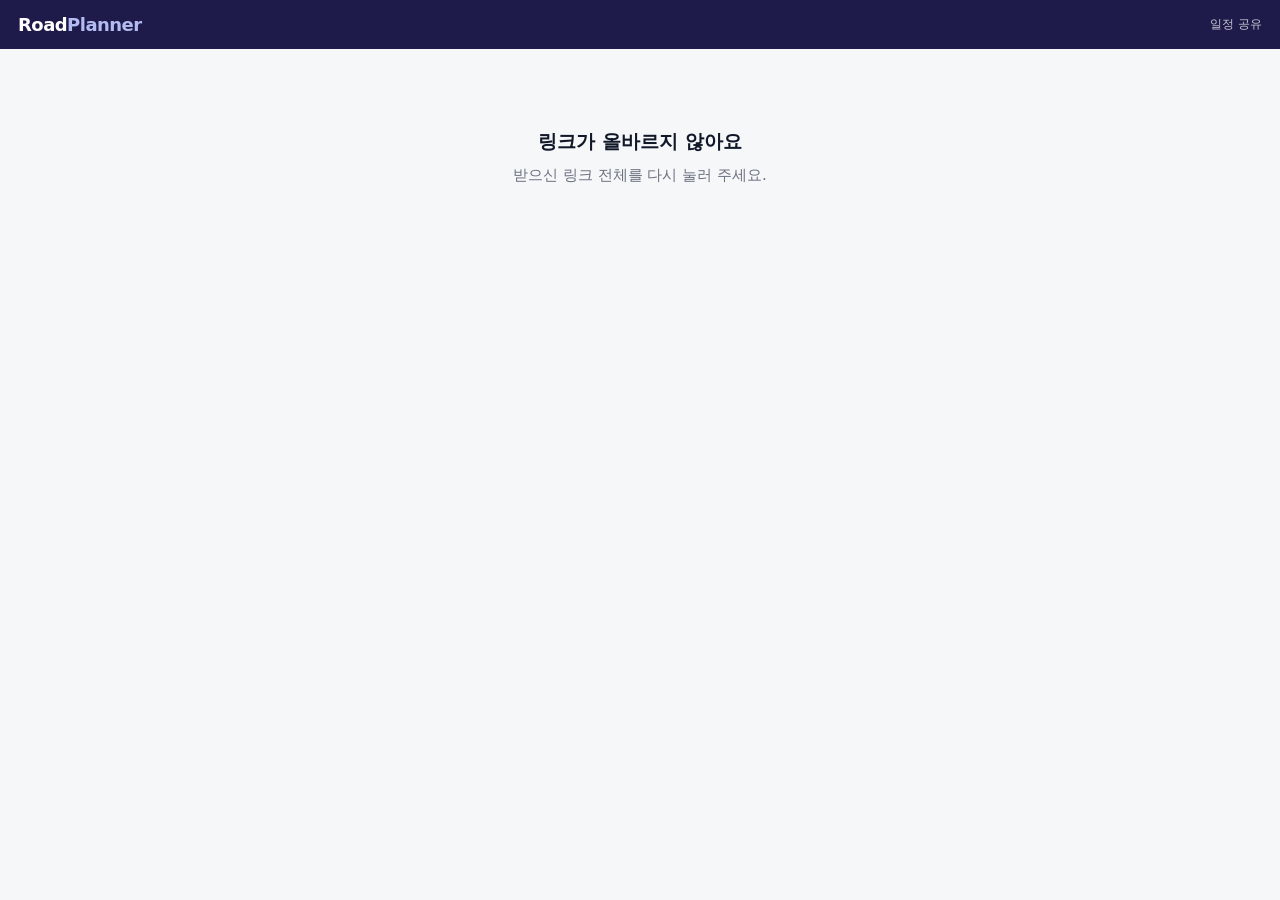
<file: share.html>
<!doctype html>
<html lang="ko">
<head>
  <meta charset="utf-8">
  <meta name="viewport" content="width=device-width,initial-scale=1,viewport-fit=cover">
  <meta name="robots" content="noindex,nofollow">
  <meta name="referrer" content="no-referrer">
  <meta name="theme-color" content="#1e1b4b">
  <meta property="og:type" content="website" />
  <meta property="og:title" content="로드플래너 · 일정 공유" />
  <meta property="og:description" content="출발지만 고르면 출발 시간과 길안내가 맞춰져요" />
  <meta property="og:image" content="https://app.roadplanner.kr/img/share.jpg" />
  <meta property="og:image:width" content="1200" />
  <meta property="og:image:height" content="630" />
  <meta name="twitter:card" content="summary_large_image" />
  <title>로드플래너 · 일정 공유</title>
  <link rel="icon" href="icon-192.png">
  <style>
    :root { --ink:#111827; --sub:#6b7280; --line:#e5e7eb; --acc:#3B45C4; --bg:#F6F7F9; }
    * { box-sizing:border-box; margin:0; padding:0; }
    body { background:var(--bg); color:var(--ink); font-family:-apple-system,BlinkMacSystemFont,'Pretendard Variable','Pretendard','Apple SD Gothic Neo','Malgun Gothic',system-ui,sans-serif; -webkit-font-smoothing:antialiased; }
    header { background:#1e1b4b; color:#fff; padding:calc(14px + env(safe-area-inset-top)) 18px 14px; display:flex; align-items:center; justify-content:space-between; }
    header b { font-size:18px; letter-spacing:-.03em; } header b i { font-style:normal; color:#B4BBF0; }
    header span { font-size:12px; opacity:.75; }
    main { max-width:520px; margin:0 auto; padding:16px 16px calc(28px + env(safe-area-inset-bottom)); }
    .card { background:#fff; border:1px solid var(--line); border-radius:18px; padding:18px; margin-bottom:12px; }
    .tag { display:inline-block; font-size:12.5px; font-weight:800; color:var(--acc); background:#EEF0FD; padding:3px 9px; border-radius:7px; }
    h1 { font-size:22px; font-weight:800; letter-spacing:-.03em; margin:10px 0 4px; line-height:1.3; }
    .when { font-size:16px; font-weight:700; color:#334155; }
    .row { display:flex; gap:10px; align-items:flex-start; padding:10px 0; border-top:1px solid #f1f5f9; font-size:15px; }
    .row:first-of-type { border-top:0; }
    .row .k { flex:0 0 92px; white-space:nowrap; color:var(--sub); font-size:13.5px; font-weight:700; padding-top:1px; }
    .row .v { flex:1; font-weight:600; line-height:1.45; word-break:keep-all; }
    .btns { display:flex; gap:8px; margin-top:12px; }
    .btn { flex:1; height:46px; border-radius:12px; border:1px solid var(--line); background:#f8fafc; color:var(--ink); font-size:15px; font-weight:800; display:flex; align-items:center; justify-content:center; gap:6px; text-decoration:none; }
    .btn.pri { background:var(--acc); color:#fff; border-color:var(--acc); }
    .dot { width:10px; height:10px; border-radius:3px; display:inline-block; }
    .tl { list-style:none; }
    .tl li { display:flex; gap:12px; padding:9px 0; border-top:1px solid #f1f5f9; }
    .tl li:first-child { border-top:0; }
    .tl .t { flex:0 0 52px; font-weight:800; color:#334155; font-variant-numeric:tabular-nums; }
    .tl .l { flex:1; font-size:14.5px; line-height:1.4; }
    .tl .l small { display:block; font-size:12px; font-weight:800; color:var(--acc); }
    .tl li.done .l, .tl li.done .t { color:#9ca3af; } .tl li.done .l { text-decoration:line-through; }
    .sec { font-size:14px; font-weight:800; color:var(--sub); margin:2px 0 6px; }
    .note { font-size:12.5px; color:var(--sub); text-align:center; line-height:1.6; margin-top:8px; }
    .msg { text-align:center; padding:60px 20px; color:var(--sub); font-size:15px; line-height:1.7; }
    .msg b { display:block; color:var(--ink); font-size:19px; margin-bottom:6px; }
    /* 받은 사람: 내 출발 시간 맞추기 (버디플래너와 같은 단계 안내) */
    .rs-step { margin:0 -8px 10px; padding:12px 10px; border-radius:14px; border:2px solid transparent; scroll-margin-top:12px; transition:background .25s,border-color .25s,opacity .25s; }
    .rs-q { display:flex; align-items:center; gap:8px; font-weight:800; font-size:16px; margin-bottom:8px; }
    .rs-q em { font-style:normal; width:24px; height:24px; border-radius:50%; background:#cbd5e1; color:#fff; font-size:13px; display:flex; align-items:center; justify-content:center; flex:none; }
    .rs-now { display:none; font-size:14px; font-weight:800; color:#059669; margin:-4px 0 10px 32px; }
    .rs-now::before { content:''; display:inline-block; width:7px; height:7px; border-right:2.5px solid currentColor; border-bottom:2.5px solid currentColor; transform:rotate(45deg); margin:0 8px 3px 2px; vertical-align:middle; }
    .rs-step.now { background:#ecfdf5; border-color:#10b981; box-shadow:0 0 0 4px rgba(16,185,129,.15); }
    .rs-step.now .rs-now { display:block; animation:rsBob 1.2s ease-in-out infinite; }
    .rs-step.now .rs-q em { background:#10b981; animation:rsPulse 1.4s ease-out infinite; }
    .rs-step.done .rs-q em { background:#10b981; }
    .rs-step.wait { opacity:.4; }
    .pills { display:flex; flex-wrap:wrap; gap:8px; }
    .pills button { height:42px; padding:0 14px; border-radius:12px; border:1.5px solid #e2e6ec; background:#fff; font-size:15px; font-weight:700; color:#334155; cursor:pointer; font-family:inherit; }
    .pills button.on { background:#1e1b4b; border-color:#1e1b4b; color:#fff; }
    .opt { width:100%; display:flex; align-items:center; gap:12px; padding:12px; border:1.5px solid #e2e6ec; border-radius:14px; background:#fff; margin-bottom:8px; text-align:left; font-family:inherit; cursor:pointer; }
    .opt .ic { width:38px; height:38px; border-radius:50%; background:#EEF0FD; color:#1e1b4b; display:flex; align-items:center; justify-content:center; flex:none; }
    .opt.on { border-color:#1e1b4b; background:#f3f4fd; } .opt.on .ic { background:#1e1b4b; color:#fff; }
    .opt b { display:block; font-size:15px; } .opt small { color:var(--sub); font-size:13px; }
    .srch { display:flex; gap:8px; margin-top:8px; } .srch input { flex:1; height:42px; border:1.5px solid #e2e6ec; border-radius:12px; padding:0 12px; font-size:15px; font-family:inherit; }
    .srch button { height:42px; padding:0 14px; border:0; border-radius:12px; background:#1e1b4b; color:#fff; font-weight:800; font-family:inherit; }
    .res { margin-top:6px; } .res button { display:block; width:100%; text-align:left; padding:10px 4px; border:0; border-bottom:1px solid #f1f5f9; background:none; font-size:14.5px; font-family:inherit; cursor:pointer; }
    .res button small { display:block; color:var(--sub); font-size:12px; }
    .plan { background:#0f172a; color:#fff; border-radius:16px; padding:16px; margin-top:6px; }
    .plan .big { font-size:30px; font-weight:800; letter-spacing:-.02em; } .plan .big small { font-size:15px; font-weight:700; margin-left:6px; opacity:.85; }
    .plan .sub { font-size:13.5px; opacity:.8; margin-top:4px; line-height:1.6; }
    .plan .btns .btn { background:#fff; border-color:#fff; }
    .go-btn { width:100%; height:52px; border:0; border-radius:14px; background:#1e1b4b; color:#fff; font-size:16px; font-weight:800; margin-top:6px; font-family:inherit; cursor:pointer; }
    .go-btn.ready { background:#10b981; animation:rsPulse 1.4s ease-out infinite; }
    .again { display:block; margin:10px auto 0; border:0; background:none; color:var(--sub); font-size:13.5px; text-decoration:underline; font-family:inherit; }
    @keyframes rsPulse { 0% { box-shadow:0 0 0 0 rgba(16,185,129,.55); } 100% { box-shadow:0 0 0 10px rgba(16,185,129,0); } }
    @keyframes rsBob { 0%,100% { transform:translateY(0); } 50% { transform:translateY(3px); } }
  </style>
</head>
<body>
  <header><b>Road<i>Planner</i></b><span>일정 공유</span></header>
  <main id="root"><div class="msg">일정을 불러오는 중…</div></main>
  <script src="js/api.js?v=357"></script>
  <script>
  (function () {
    'use strict';
    var URL_ = 'https://gohxflsyhogyxantnlig.supabase.co/rest/v1/rpc/get_shared_schedule';
    var KEY = 'sb_publishable_4BiVB8PhD5kk1Dvtvf6Hkw_8YZL0Mwa';   // 공개용 키 (링크 조회 함수만 부를 수 있음)
    var DAYS = ['일', '월', '화', '수', '목', '금', '토'];
    var root = document.getElementById('root');
    var token = (new URLSearchParams(location.search).get('t') || '').trim();
    function esc(v) { return String(v == null ? '' : v).replace(/[&<>"']/g, function (c) { return { '&': '&amp;', '<': '&lt;', '>': '&gt;', '"': '&quot;', "'": '&#39;' }[c]; }); }
    function show(title, body, extra) { root.innerHTML = '<div class="msg"><b>' + esc(title) + '</b>' + esc(body) + (extra || '') + '</div>'; }
    if (!/^[0-9a-f]{64}$/.test(token)) { show('링크가 올바르지 않아요', '받으신 링크 전체를 다시 눌러 주세요.'); return; }

    var mobile = /iPhone|iPad|iPod|Android/i.test(navigator.userAgent);
    function nav(place) {
      var q = encodeURIComponent(place);
      var kakao = 'https://map.kakao.com/link/search/' + q;
      var tmap = mobile ? 'tmap://search?name=' + q : kakao;
      return '<div class="btns"><a class="btn" data-go="' + esc(tmap) + '"><span class="dot" style="background:#111"></span>TMAP</a>' +
        '<a class="btn" data-go="' + esc(kakao) + '" target="_blank" rel="noopener"><span class="dot" style="background:#fee500;border:1px solid #e5cf00"></span>카카오맵</a></div>';
    }
    function cleanPlace(s) { return String(s || '').replace(/\s*\(\s*\)\s*$/, '').trim(); }

    function render(d) {
      if (!d) { show('볼 수 없는 일정이에요', '링크가 끊겼거나 비공개로 바뀐 일정입니다. 담당 매니저에게 확인해 주세요.'); return; }
      if (d.expired) { show('공유 기간이 끝났어요', '이 링크는 일정 다음 날까지만 열립니다.'); return; }
      var dt = new Date(d.date + 'T00:00:00');
      var dateTxt = isNaN(dt) ? d.date : (dt.getMonth() + 1) + '월 ' + dt.getDate() + '일 (' + DAYS[dt.getDay()] + ')';
      // 숙소 출발·픽업은 외부 사람에게 보이지 않음 (서버가 아직 보내더라도 화면에 안 씀)
      var loc = cleanPlace(d.location), shop = cleanPlace(d.shop);
      var memo = String(d.memo == null ? '' : d.memo).trim();
      var h = '<div class="card">' + (d.artist ? '<span class="tag">' + esc(d.artist) + '</span>' : '') +
        '<h1>' + esc(d.title) + '</h1><div class="when">' + esc(dateTxt) + ' · ' + esc(d.start_time) + (d.end_time ? ' ~ ' + esc(d.end_time) : '') + '</div>' +
        (loc ? '<div class="when sh-loc" style="margin-top:4px">📍 ' + esc(loc) + '</div>' : '') +
        (memo ? '<div class="when sh-memo" style="margin-top:6px;font-size:14px;font-weight:600;white-space:pre-line">메모 · ' + esc(memo) + '</div>' : '') + '</div>';
      h += '<div class="card" id="recv">' + Recv.html(d) + '</div>';
      h += '<div class="card">';
      if (loc) h += '<div class="row"><div class="k">장소</div><div class="v">' + esc(loc) + '</div></div>';
      if (shop) h += '<div class="row"><div class="k">헤어·메이크업</div><div class="v">' + esc(shop) + '</div></div>';
      if (loc) h += nav(loc);
      h += '</div>';
      var tl = Array.isArray(d.timeline) ? d.timeline.filter(function (t) { return t && t.time && !/^\s*\[(기상|픽업)/.test(String(t.label || '')); }) : [];
      if (tl.length) {
        h += '<div class="card"><div class="sec">동선</div><ul class="tl">' + tl.map(function (t) {
          var m = String(t.label || '').match(/^\[([^\]]+)\]\s*(.*)$/);
          // 출발지(숙소·자택 등) 이름은 밖으로 안 보냄: 'OO 출발 및 이동' → '현장으로 이동'
          if (m && /출발 및 이동\s*$/.test(m[2])) m[2] = '현장으로 이동';
          else if (!m && /출발 및 이동\s*$/.test(String(t.label || ''))) t = Object.assign({}, t, { label: '현장으로 이동' });
          return '<li class="' + (t.done ? 'done' : '') + '"><div class="t">' + esc(t.time) + '</div><div class="l">' + (m ? '<small>' + esc(m[1]) + '</small>' + esc(m[2]) : esc(t.label)) + '</div></li>';
        }).join('') + '</ul></div>';
      }
      if (d.manager_name || d.manager_phone) {
        var tel = String(d.manager_phone || '').replace(/[^0-9+]/g, '');
        h += '<div class="card"><div class="row"><div class="k">담당</div><div class="v">' + esc(d.manager_name || '담당 매니저') + '</div></div>' +
          (tel ? '<div class="btns"><a class="btn pri" href="tel:' + esc(tel) + '">담당 매니저에게 전화</a></div>' : '') + '</div>';
      }
      var exp = new Date(d.expires_at), up = new Date(d.updated_at);
      h += '<div class="note">일정이 바뀌면 이 화면에도 바로 반영됩니다' + (isNaN(up) ? '' : ' · ' + (up.getMonth() + 1) + '/' + up.getDate() + ' ' + String(up.getHours()).padStart(2, '0') + ':' + String(up.getMinutes()).padStart(2, '0') + ' 기준') +
        '<br>' + (isNaN(exp) ? '' : (exp.getMonth() + 1) + '월 ' + exp.getDate() + '일 0시까지 열리는 링크입니다. 다른 사람에게 전달하지 말아 주세요.') + '</div>';
      root.innerHTML = h;
      if (Recv.step() === 'done' && Recv.travel == null && !Recv.calc) Recv.compute();
      root.querySelectorAll('a[data-go]').forEach(function (a) { a.setAttribute('href', a.getAttribute('data-go')); });
    }


    /* ── 받은 사람: 내 출발 시간 맞추기 ① 출발지 ② 준비 시간 ③ 샵 들렀다/현장 바로 ── */
    var IC = {
      pin: '<svg viewBox="0 0 24 24" width="18" height="18" fill="none" stroke="currentColor" stroke-width="2" stroke-linecap="round" stroke-linejoin="round"><path d="M12 21s-6.5-5.6-6.5-11a6.5 6.5 0 0 1 13 0C18.5 15.4 12 21 12 21Z"/><circle cx="12" cy="10" r="2.3"/></svg>',
      shop: '<svg viewBox="0 0 24 24" width="18" height="18" fill="none" stroke="currentColor" stroke-width="2" stroke-linecap="round" stroke-linejoin="round"><circle cx="6" cy="6" r="2.5"/><circle cx="6" cy="18" r="2.5"/><path d="M8 7.5 20 17M8 16.5 20 7"/></svg>',
      flag: '<svg viewBox="0 0 24 24" width="18" height="18" fill="none" stroke="currentColor" stroke-width="2" stroke-linecap="round" stroke-linejoin="round"><path d="M5.5 21V4M5.5 4.5h12l-2.2 4 2.2 4h-12"/></svg>'
    };
    var KEY_ = 'rp_recv_' + token.slice(0, 16);
    // 휴대폰 기본 알림 창 대신 화면 아래 안내
    function say(msg) {
      var old = document.getElementById('sh-toast'); if (old) old.remove();
      var t = document.createElement('div');
      t.id = 'sh-toast'; t.setAttribute('role', 'alert'); t.textContent = String(msg || '');
      t.style.cssText = 'position:fixed;left:16px;right:16px;bottom:calc(20px + env(safe-area-inset-bottom));max-width:420px;margin:0 auto;'
        + 'background:#14161A;color:#fff;padding:13px 16px;border-radius:12px;font-size:14.5px;line-height:1.5;'
        + 'box-shadow:0 8px 24px rgba(0,0,0,.2);z-index:99999;word-break:keep-all;text-align:center';
      document.body.appendChild(t);
      setTimeout(function () { t.remove(); }, 3600);
    }

    var Recv = {
      d: null, g: null, results: [], searching: false, travel: null, calc: false,
      load: function () { try { this.g = JSON.parse(localStorage.getItem(KEY_) || 'null'); } catch (e) { } if (!this.g) this.g = { origin: null, prep: null, route: null }; },
      save: function () { try { localStorage.setItem(KEY_, JSON.stringify(this.g)); } catch (e) { } },
      // 지난번에 직접 고른 출발지 (예전에는 '집'이라고 보여 줬지만 카페·역일 수도 있어 이름 그대로 보여 줌)
      home: function () { try { return JSON.parse(localStorage.getItem('rp_recent_origin') || localStorage.getItem('rp_home') || 'null'); } catch (e) { return null; } },
      shopTime: function (d) {
        var tl = Array.isArray(d.timeline) ? d.timeline : [];
        for (var i = 0; i < tl.length; i++) if (/샵|헤어|메이크업|헤메/.test(tl[i].label || '') && tl[i].time) return tl[i].time;
        return null;
      },
      opts: function (d) {
        var o = [], shop = cleanPlace(d.shop), loc = cleanPlace(d.location);
        if (shop) o.push({ k: 'shop', ic: IC.shop, t: '샵 들렀다 가기', sub: shop + (this.shopTime(d) ? ' · ' + this.shopTime(d) + ' 도착' : ''), place: shop, at: this.shopTime(d) });
        if (loc) o.push({ k: 'site', ic: IC.flag, t: '현장으로 바로', sub: loc + ' · ' + d.start_time + ' 도착', place: loc, at: d.start_time });
        return o;
      },
      step: function () { var g = this.g; if (!g.origin) return 'origin'; if (g.prep == null) return 'prep'; if (!g.route) return 'route'; return 'done'; },
      html: function (d) {
        this.d = d; if (!this.g) this.load();
        var g = this.g, now = this.step(), order = ['origin', 'prep', 'route'], ni = now === 'done' ? 99 : order.indexOf(now);
        function cls(k) { var i = order.indexOf(k); return i === ni ? 'now' : i < ni ? 'done' : 'wait'; }
        function num(k) { var i = order.indexOf(k); return i < ni ? '✓' : String(i + 1); }
        var hm = this.home(), P = [20, 30, 40, 50, 60, 70, 80, 90], opts = this.opts(d);
        if (now === 'done') return this.planHTML(d);
        var h = '<div class="sec" style="color:#111;font-size:17px;margin-bottom:10px">내 출발 시간 맞추기</div>';
        h += '<div class="rs-step ' + cls('origin') + '" id="st-origin"><div class="rs-q"><em>' + num('origin') + '</em>어디서 출발하세요?</div><div class="rs-now">출발지를 골라 주세요</div><div class="pills">' +
          (hm && hm.name ? '<button data-r="home" class="' + (g.originLabel === '집' ? 'on' : '') + '">' + esc(String(hm.name).slice(0, 12)) + '</button>' : '') +
          '<button data-r="here" class="' + (g.originLabel === '지금 위치' ? 'on' : '') + '">지금 위치</button>' +
          '<button data-r="search" class="' + (g.originLabel === '직접' ? 'on' : '') + '">' + (g.originLabel === '직접' && g.origin ? esc(g.origin.name) : '직접 입력') + '</button></div>' +
          (this.searching ? '<div class="srch"><input id="rq" placeholder="동네·건물·역 이름" enterkeyhint="search"><button data-r="find">검색</button></div><div class="res">' +
            this.results.map(function (p, i) { return '<button data-pick="' + i + '"><b>' + esc(p.place_name) + '</b><small>' + esc(p.address_name || '') + '</small></button>'; }).join('') + '</div>' : '') + '</div>';
        h += '<div class="rs-step ' + cls('prep') + '" id="st-prep"><div class="rs-q"><em>' + num('prep') + '</em>나가기 전 준비 시간</div><div class="rs-now">준비 시간을 골라 주세요</div><div class="pills">' +
          P.map(function (v) { return '<button data-prep="' + v + '" class="' + (g.prep === v ? 'on' : '') + '">' + v + '분</button>'; }).join('') + '</div></div>';
        h += '<div class="rs-step ' + cls('route') + '" id="st-route"><div class="rs-q"><em>' + num('route') + '</em>어디로 먼저 가세요?</div><div class="rs-now">먼저 갈 곳을 골라 주세요</div>' +
          opts.map(function (o) { return '<button class="opt ' + (g.route === o.k ? 'on' : '') + '" data-route="' + o.k + '"><span class="ic">' + o.ic + '</span><span><b>' + o.t + '</b><small>' + esc(o.sub) + '</small></span></button>'; }).join('') + '</div>';
        return h;
      },
      planHTML: function (d) {
        var g = this.g, o = this.opts(d).filter(function (x) { return x.k === g.route; })[0];
        if (!o) { g.route = null; return this.html(d); }
        var at = o.at || d.start_time, travel = this.travel;
        var toMin = function (t) { var p = String(t).split(':'); return (+p[0]) * 60 + (+p[1]); };
        var hmS = function (m) { m = ((m % 1440) + 1440) % 1440; return ('0' + Math.floor(m / 60)).slice(-2) + ':' + ('0' + (m % 60)).slice(-2); };
        var body;
        if (o.k === 'shop' && !o.at) { body = '<div class="sub">샵 도착 시각이 일정에 없어서 출발 시간을 계산하지 못했어요.<br>매니저에게 샵 시각을 확인해 주세요.</div>'; }
        else if (travel == null) { body = '<div class="sub">' + (this.calc ? '길을 찾는 중…' : '이동 시간을 계산하지 못했어요. 아래 길안내로 확인해 주세요.') + '</div>'; }
        else {
          var dep = toMin(at) - travel - 10, prep = dep - g.prep;
          // 자정 전에 나가야 하면 '전날'을 붙임 (00:30 일정 → 전날 23:31 출발)
          var pv = function (m) { return m < 0 ? '전날 ' : ''; };
          body = '<div class="big">' + (dep < 0 ? '<small style="margin-right:6px">전날</small>' : '') + hmS(dep) + '<small>출발</small></div><div class="sub">' + pv(prep) + hmS(prep) + ' 준비 시작 (' + g.prep + '분) · 차로 약 ' + travel + '분 · ' + esc(at) + ' 도착 (여유 10분)<br>' + esc(g.origin.name) + ' → ' + esc(o.place) + '</div>';
        }
        return '<div class="sec" style="color:#111;font-size:17px;margin-bottom:10px">내 출발 시간</div><div class="plan">' + body + nav(o.place) + '</div>' +
          '<button class="again" data-r="reset">출발지·준비 시간 다시 고르기</button>';
      },
      draw: function (scrollTo) {
        var el = document.getElementById('recv'); if (!el || !this.d) return;
        el.innerHTML = this.html(this.d);
        el.querySelectorAll('a[data-go]').forEach(function (a) { a.setAttribute('href', a.getAttribute('data-go')); });
        if (scrollTo) setTimeout(function () { var t = document.getElementById('st-' + Recv.step()) || el; t.scrollIntoView({ behavior: 'smooth', block: 'start' }); }, 120);
      },
      setOrigin: function (o, label) { var first = !this.g.origin; this.g.origin = o; this.g.originLabel = label; this.searching = false; this.travel = null; this.save(); if (label === '직접') try { localStorage.setItem('rp_recent_origin', JSON.stringify(o)); } catch (e) { } this.after(first); },
      after: function (adv) { if (this.step() === 'done') this.compute(); this.draw(adv); },
      compute: function () {
        var g = this.g, o = this.opts(this.d).filter(function (x) { return x.k === g.route; })[0]; if (!o || !g.origin) return;
        var self = this; this.calc = true; this.travel = null;
        // 샵 도착 시각을 모르면 계산하지 않음 (현장 시작 시각에 샵 도착으로 잘못 잡던 문제)
        if (o.k === 'shop' && !o.at) { this.calc = false; this.noShopTime = true; return this.draw(false); }
        this.noShopTime = false;
        (KakaoAPI.geocode ? KakaoAPI.geocode(o.place) : KakaoAPI.searchPlace(o.place).then(function (r) { return r && r[0]; })).then(function (p) {
          if (!p || !p.x || !p.y) throw 0;
          return TmapAPI.getRouteTime(g.origin.lng, g.origin.lat, p.x, p.y).then(function (m) { return m || KakaoAPI.getRouteTime(g.origin.lng, g.origin.lat, p.x, p.y); });
        }).then(function (m) { self.travel = m || null; }).catch(function () { self.travel = null; }).then(function () { self.calc = false; self.draw(false); });
      },
      click: function (e) {
        var b = e.target.closest('button'); if (!b || !document.getElementById('recv').contains(b)) return;
        var g = this.g, self = this;
        if (b.dataset.prep) { var f = g.prep == null; g.prep = +b.dataset.prep; this.save(); return this.after(f); }
        if (b.dataset.route) { var f2 = !g.route; g.route = b.dataset.route; this.save(); return this.after(f2); }
        if (b.dataset.pick) { var p = this.results[+b.dataset.pick]; return this.setOrigin({ name: p.place_name, lat: +p.y, lng: +p.x }, '직접'); }
        var r = b.dataset.r;
        if (r === 'home') return this.setOrigin(this.home(), '집');
        if (r === 'here') {
          if (!navigator.geolocation) return say('이 기기에서는 위치를 쓸 수 없어요. 직접 입력해 주세요.');
          navigator.geolocation.getCurrentPosition(function (pos) { self.setOrigin({ name: '지금 위치', lat: pos.coords.latitude, lng: pos.coords.longitude }, '지금 위치'); },
            function () { say('위치를 가져오지 못했어요. 직접 입력해 주세요.'); }, { timeout: 8000 });
          return;
        }
        if (r === 'search') { this.searching = true; this.results = []; this.draw(false); setTimeout(function () { var i = document.getElementById('rq'); if (i) i.focus(); }, 50); return; }
        if (r === 'find') { var q = (document.getElementById('rq') || {}).value || ''; KakaoAPI.searchPlace(q).then(function (res) { self.results = (res || []).slice(0, 6); self.draw(false); var i = document.getElementById('rq'); if (i) i.value = q; }); return; }
        if (r === 'reset') { this.g = { origin: null, prep: null, route: null }; this.travel = null; this.save(); return this.draw(true); }
      }
    };
    document.addEventListener('click', function (e) { if (e.target.closest('#recv')) Recv.click(e); });
    function load() {
      // 10초 안에 응답이 없으면 멈추지 않고 안내 + 다시 시도
      var ctl = window.AbortController ? new AbortController() : null;
      var timer = setTimeout(function () { if (ctl) ctl.abort(); }, 10000);
      fetch(URL_, { method: 'POST', headers: { 'Content-Type': 'application/json', apikey: KEY }, body: JSON.stringify({ p_token: token }), signal: ctl ? ctl.signal : undefined })
        .then(function (r) { if (!r.ok) { var e = new Error('HTTP ' + r.status); e.status = r.status; throw e; } return r.json(); })
        .then(function (d) { clearTimeout(timer); render(d); })
        .catch(function (e) {
          clearTimeout(timer);
          if (root.querySelector('.card')) return;
          var retry = '<br><button type="button" onclick="location.reload()" style="margin-top:14px;padding:10px 22px;border:0;border-radius:10px;background:#3B45C4;color:#fff;font-size:15px;font-weight:700">다시 시도</button>';
          if (e && e.name === 'AbortError') show('응답이 늦어요', '서버 응답이 10초 넘게 없어요. 잠시 후 다시 시도해 주세요.', retry);
          else if (e && (e.status === 401 || e.status === 403)) show('링크를 열 수 없어요', '접근 권한 오류예요. 링크를 보낸 매니저에게 새 링크를 요청해 주세요.');
          else if (e && e.status >= 500) show('서버에 문제가 있어요', '잠시 후 다시 시도해 주세요.', retry);
          else show('일정을 불러오지 못했어요', '인터넷 연결을 확인하고 다시 시도해 주세요.', retry);
        });
    }
    load();
    setInterval(function () { if (!document.hidden && !Recv.searching) load(); }, 60000);
  })();
  </script>
</body>
</html>
</file>
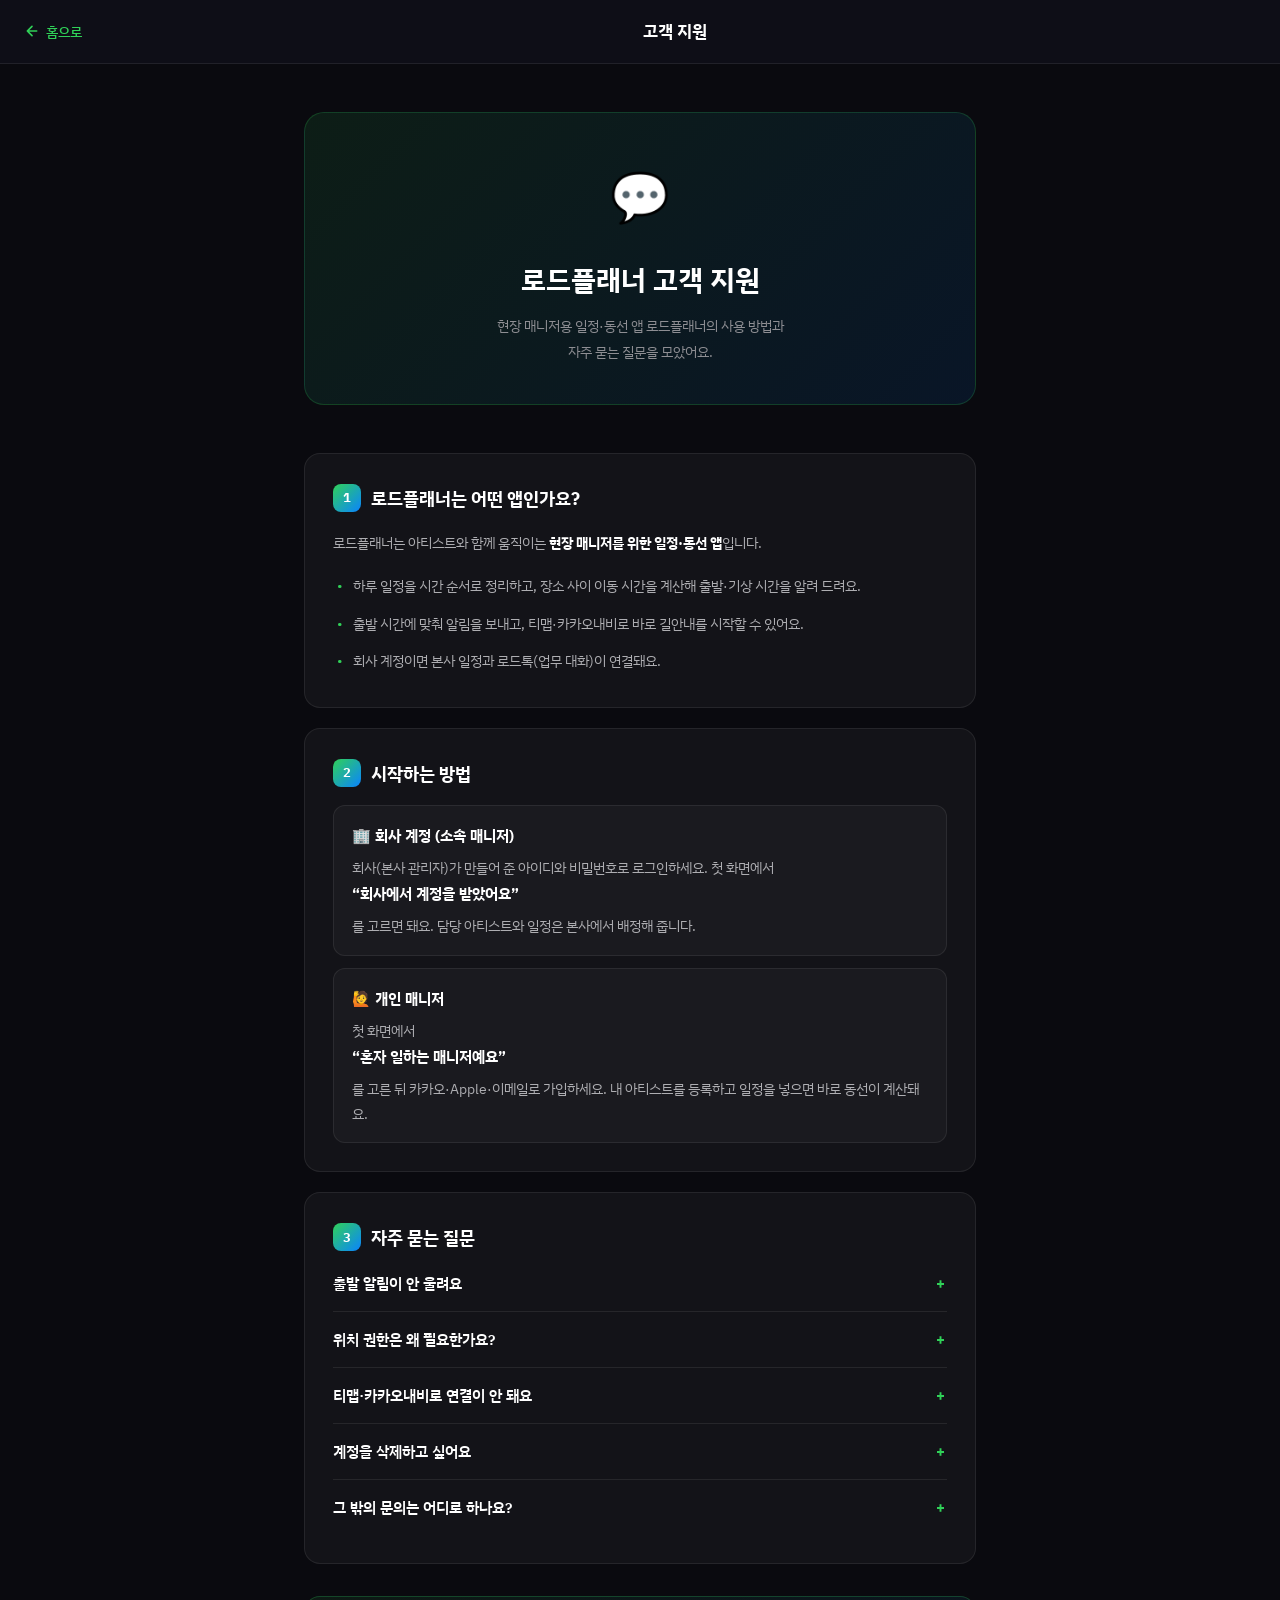
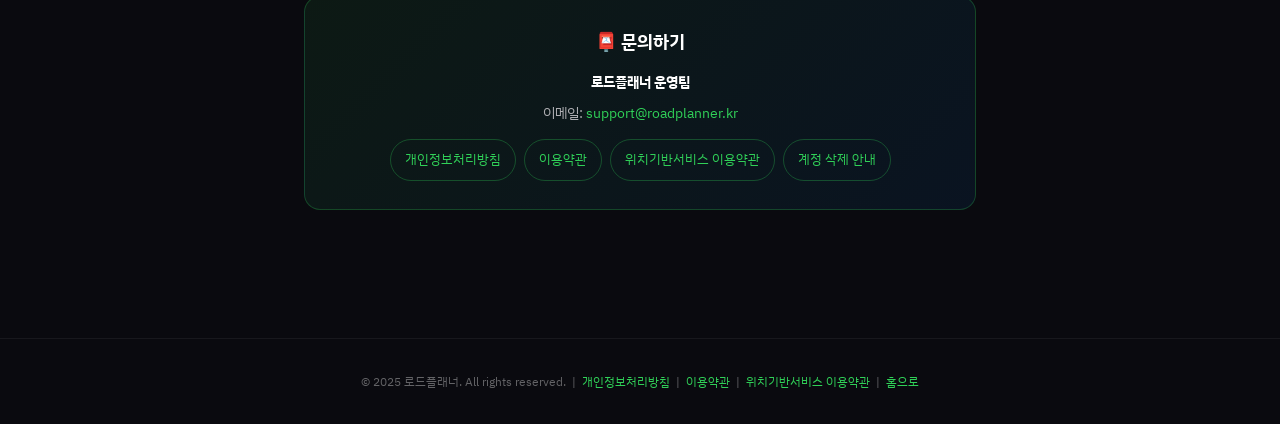
<file: support.html>
<!DOCTYPE html>
<html lang="ko">
<head>
  <meta charset="UTF-8"/>
  <meta name="viewport" content="width=device-width,initial-scale=1.0"/>
  <title>고객 지원 | 로드플래너</title>
  <meta name="description" content="로드플래너 고객 지원 — 현장 매니저용 일정·동선 앱 사용 방법, 자주 묻는 질문, 문의처를 안내합니다."/>
  <link rel="icon" href="icon.svg"/>
  <link href="https://fonts.googleapis.com/css2?family=IBM+Plex+Sans+KR:wght@400;500;600;700&display=swap" rel="stylesheet">
  <style>
    *, *::before, *::after { box-sizing: border-box; margin: 0; padding: 0; }
    body {
      font-family: 'IBM Plex Sans KR', 'Pretendard', -apple-system, BlinkMacSystemFont, sans-serif;
      background: #0a0a0f;
      color: #e5e5ea;
      line-height: 1.8;
      min-height: 100vh;
    }
    .header {
      background: rgba(15,15,25,0.95);
      backdrop-filter: blur(20px);
      border-bottom: 1px solid rgba(255,255,255,0.08);
      padding: 16px 24px;
      display: flex;
      align-items: center;
      gap: 12px;
      position: sticky;
      top: 0;
      z-index: 100;
    }
    .header a {
      color: #30d158;
      text-decoration: none;
      font-size: 14px;
      display: flex;
      align-items: center;
      gap: 6px;
      font-weight: 500;
    }
    .header a:hover { color: #4ade80; }
    .header-title {
      font-size: 17px;
      font-weight: 700;
      color: #ffffff;
      margin-left: auto;
      margin-right: auto;
    }
    .container {
      max-width: 720px;
      margin: 0 auto;
      padding: 48px 24px 80px;
    }
    .hero {
      text-align: center;
      margin-bottom: 48px;
      padding: 40px 24px;
      background: linear-gradient(135deg, rgba(48,209,88,0.1) 0%, rgba(10,132,255,0.1) 100%);
      border: 1px solid rgba(48,209,88,0.2);
      border-radius: 20px;
    }
    .hero-icon { font-size: 48px; margin-bottom: 16px; display: block; }
    .hero h1 { font-size: 28px; font-weight: 800; color: #ffffff; margin-bottom: 8px; }
    .hero p { font-size: 14px; color: #8e8e93; }
    .section {
      background: rgba(255,255,255,0.04);
      border: 1px solid rgba(255,255,255,0.08);
      border-radius: 16px;
      padding: 28px;
      margin-bottom: 20px;
      transition: border-color 0.2s;
    }
    .section:hover { border-color: rgba(48,209,88,0.3); }
    .section-num {
      display: inline-flex;
      align-items: center;
      justify-content: center;
      width: 28px;
      height: 28px;
      background: linear-gradient(135deg, #30d158, #0a84ff);
      border-radius: 8px;
      font-size: 13px;
      font-weight: 700;
      color: #fff;
      margin-right: 10px;
      flex-shrink: 0;
    }
    .section h2 {
      font-size: 18px;
      font-weight: 700;
      color: #ffffff;
      margin-bottom: 16px;
      display: flex;
      align-items: center;
    }
    .section p { font-size: 14px; color: #aeaeb2; margin-bottom: 12px; }
    .section p:last-child { margin-bottom: 0; }
    table { width: 100%; border-collapse: collapse; margin: 16px 0; font-size: 13px; }
    thead { background: rgba(48,209,88,0.1); }
    th { padding: 10px 14px; text-align: left; color: #30d158; font-weight: 600; border-bottom: 1px solid rgba(255,255,255,0.1); }
    td { padding: 10px 14px; color: #aeaeb2; border-bottom: 1px solid rgba(255,255,255,0.05); vertical-align: top; }
    tr:last-child td { border-bottom: none; }

    /* 휴대폰: 표를 칸칸이 쪼개지 말고 한 줄씩 카드처럼 (표 글자가 '이름, 이/메일'처럼 끊기지 않게) */
    @media (max-width: 620px) {
      table, thead, tbody, tr, th, td { display: block; width: 100%; }
      thead { display: none; }
      tr { border: 1px solid rgba(255,255,255,0.1); border-radius: 10px; padding: 4px 0; margin-bottom: 10px; }
      td { border-bottom: 1px solid rgba(255,255,255,0.06); padding: 9px 14px; word-break: keep-all; }
      tr:last-child { margin-bottom: 0; }
      tr td:last-child { border-bottom: none; }
      td[data-l]::before { content: attr(data-l); display: block; color: #30d158; font-size: 12px; font-weight: 600; margin-bottom: 3px; }
    }

    ul { padding-left: 0; list-style: none; }
    ul li { font-size: 14px; color: #aeaeb2; padding: 6px 0 6px 20px; position: relative; }
    ul li::before { content: '•'; color: #30d158; position: absolute; left: 4px; }
    .highlight {
      background: rgba(10,132,255,0.1);
      border: 1px solid rgba(10,132,255,0.25);
      border-radius: 10px;
      padding: 14px 18px;
      font-size: 13px;
      color: #5ac8fa;
      margin-top: 12px;
    }
    .contact-box {
      background: linear-gradient(135deg, rgba(48,209,88,0.08), rgba(10,132,255,0.08));
      border: 1px solid rgba(48,209,88,0.25);
      border-radius: 16px;
      padding: 28px;
      text-align: center;
      margin-top: 32px;
    }
    .contact-box h3 { font-size: 18px; font-weight: 700; color: #ffffff; margin-bottom: 12px; }
    .contact-box p { font-size: 14px; color: #aeaeb2; margin-bottom: 6px; }
    .contact-box a { color: #30d158; text-decoration: none; }
    .footer { text-align: center; padding: 32px 24px; border-top: 1px solid rgba(255,255,255,0.06); margin-top: 48px; }
    .footer p { font-size: 12px; color: #636366; }
    .footer a { color: #30d158; text-decoration: none; }
  </style>
  <style>
    details { border-top: 1px solid rgba(255,255,255,0.08); padding: 14px 0; }
    details:first-of-type { border-top: none; padding-top: 0; }
    summary { cursor: pointer; font-size: 15px; font-weight: 600; color: #ffffff; list-style: none; position: relative; padding-right: 24px; }
    summary::-webkit-details-marker { display: none; }
    summary::after { content: '+'; position: absolute; right: 2px; top: 0; color: #30d158; font-weight: 700; }
    details[open] summary::after { content: '−'; }
    details p, details li { margin-top: 10px; }
    .section a, details a { color: #30d158; text-decoration: none; }
    .start-card { background: rgba(255,255,255,0.03); border: 1px solid rgba(255,255,255,0.08); border-radius: 12px; padding: 16px 18px; margin-top: 12px; }
    .start-card b { display: block; color: #fff; font-size: 15px; margin-bottom: 6px; }
    .start-card p { margin-bottom: 0; }
    .links { display: flex; flex-wrap: wrap; gap: 8px; justify-content: center; margin-top: 14px; }
    .links a { display: inline-block; padding: 8px 14px; border: 1px solid rgba(48,209,88,0.3); border-radius: 999px; font-size: 13px; }
  </style>
</head>
<body>

  <header class="header">
    <a href="index.html">
      <svg width="16" height="16" viewBox="0 0 24 24" fill="none" stroke="currentColor" stroke-width="2.5" stroke-linecap="round" stroke-linejoin="round">
        <path d="M19 12H5M12 5l-7 7 7 7"/>
      </svg>
      홈으로
    </a>
    <span class="header-title">고객 지원</span>
  </header>

  <div class="container">

    <div class="hero">
      <span class="hero-icon">💬</span>
      <h1>로드플래너 고객 지원</h1>
      <p>현장 매니저용 일정·동선 앱 로드플래너의 사용 방법과<br/>자주 묻는 질문을 모았어요.</p>
    </div>

    <div class="section">
      <h2><span class="section-num">1</span>로드플래너는 어떤 앱인가요?</h2>
      <p>로드플래너는 아티스트와 함께 움직이는 <b style="color:#fff;">현장 매니저를 위한 일정·동선 앱</b>입니다.</p>
      <ul>
        <li>하루 일정을 시간 순서로 정리하고, 장소 사이 이동 시간을 계산해 출발·기상 시간을 알려 드려요.</li>
        <li>출발 시간에 맞춰 알림을 보내고, 티맵·카카오내비로 바로 길안내를 시작할 수 있어요.</li>
        <li>회사 계정이면 본사 일정과 로드톡(업무 대화)이 연결돼요.</li>
      </ul>
    </div>

    <div class="section">
      <h2><span class="section-num">2</span>시작하는 방법</h2>
      <div class="start-card">
        <b>🏢 회사 계정 (소속 매니저)</b>
        <p>회사(본사 관리자)가 만들어 준 아이디와 비밀번호로 로그인하세요. 첫 화면에서 <b style="color:#fff;">“회사에서 계정을 받았어요”</b>를 고르면 돼요. 담당 아티스트와 일정은 본사에서 배정해 줍니다.</p>
      </div>
      <div class="start-card">
        <b>🙋 개인 매니저</b>
        <p>첫 화면에서 <b style="color:#fff;">“혼자 일하는 매니저예요”</b>를 고른 뒤 카카오·Apple·이메일로 가입하세요. 내 아티스트를 등록하고 일정을 넣으면 바로 동선이 계산돼요.</p>
      </div>
    </div>

    <div class="section">
      <h2><span class="section-num">3</span>자주 묻는 질문</h2>
      <details>
        <summary>출발 알림이 안 울려요</summary>
        <p>휴대폰 <b style="color:#fff;">설정 → 알림 → 로드플래너</b>에서 알림이 켜져 있는지 확인해 주세요. 앱의 <b style="color:#fff;">내 정보 → 알림 받기</b>에서도 켜 둘 수 있어요. 방해 금지·집중 모드가 켜져 있으면 알림이 늦거나 소리 없이 올 수 있어요.</p>
        <p>알림은 일정의 출발 시간 기준으로 보내요. 일정에 장소와 시간이 모두 들어 있는지도 확인해 주세요.</p>
      </details>
      <details>
        <summary>위치 권한은 왜 필요한가요?</summary>
        <p>위치는 <b style="color:#fff;">동의한 경우에만</b> 이동 중 도착 예상 시각 계산과 긴급보고에 써요. 동의하지 않아도 주소를 직접 적어 일정과 동선을 그대로 쓸 수 있어요.</p>
        <p>앱의 <b style="color:#fff;">내 정보 → 위치 정보</b>에서 언제든 동의·철회하고 이용·제공 내역을 볼 수 있어요. 자세한 내용은 <a href="location-terms.html">위치기반서비스 이용약관</a>을 확인해 주세요.</p>
      </details>
      <details>
        <summary>티맵·카카오내비로 연결이 안 돼요</summary>
        <p>휴대폰에 티맵 또는 카카오내비 앱이 설치되어 있어야 해요. 앱의 <b style="color:#fff;">내 정보 → 기본 내비</b>에서 티맵·카카오내비·매번 선택 중 하나를 고를 수 있어요.</p>
        <p>내비 앱이 열린 뒤 목적지가 비어 있으면, 일정의 장소 주소가 정확한지 확인해 주세요.</p>
      </details>
      <details>
        <summary>계정을 삭제하고 싶어요</summary>
        <p>앱의 <b style="color:#fff;">내 정보 → 회원 탈퇴</b>에서 바로 지울 수 있어요. 앱을 쓸 수 없다면 <a href="delete-account.html">계정 삭제 안내</a> 페이지의 방법으로 요청해 주세요. 회사 대표 계정은 메일로 요청하시면 처리해 드려요.</p>
      </details>
      <details>
        <summary>그 밖의 문의는 어디로 하나요?</summary>
        <p>아래 메일로 보내 주세요. 사용 중인 휴대폰 기종과 어떤 화면에서 문제가 생겼는지 함께 적어 주시면 더 빨리 도와드릴 수 있어요. 회사 계정이면 회사(본사 관리자)에게 먼저 문의하셔도 돼요.</p>
      </details>
    </div>

    <div class="contact-box">
      <h3>📮 문의하기</h3>
      <p><strong style="color:#fff;">로드플래너 운영팀</strong></p>
      <p>이메일: <a href="mailto:support@roadplanner.kr">support@roadplanner.kr</a></p>
      <div class="links">
        <a href="privacy.html">개인정보처리방침</a>
        <a href="terms.html">이용약관</a>
        <a href="location-terms.html">위치기반서비스 이용약관</a>
        <a href="delete-account.html">계정 삭제 안내</a>
      </div>
    </div>

  </div>

  <footer class="footer">
    <p>© 2025 로드플래너. All rights reserved. &nbsp;|&nbsp; <a href="privacy.html">개인정보처리방침</a> &nbsp;|&nbsp; <a href="terms.html">이용약관</a> &nbsp;|&nbsp; <a href="location-terms.html">위치기반서비스 이용약관</a> &nbsp;|&nbsp; <a href="index.html">홈으로</a></p>
  </footer>

</body>
</html>
</file>
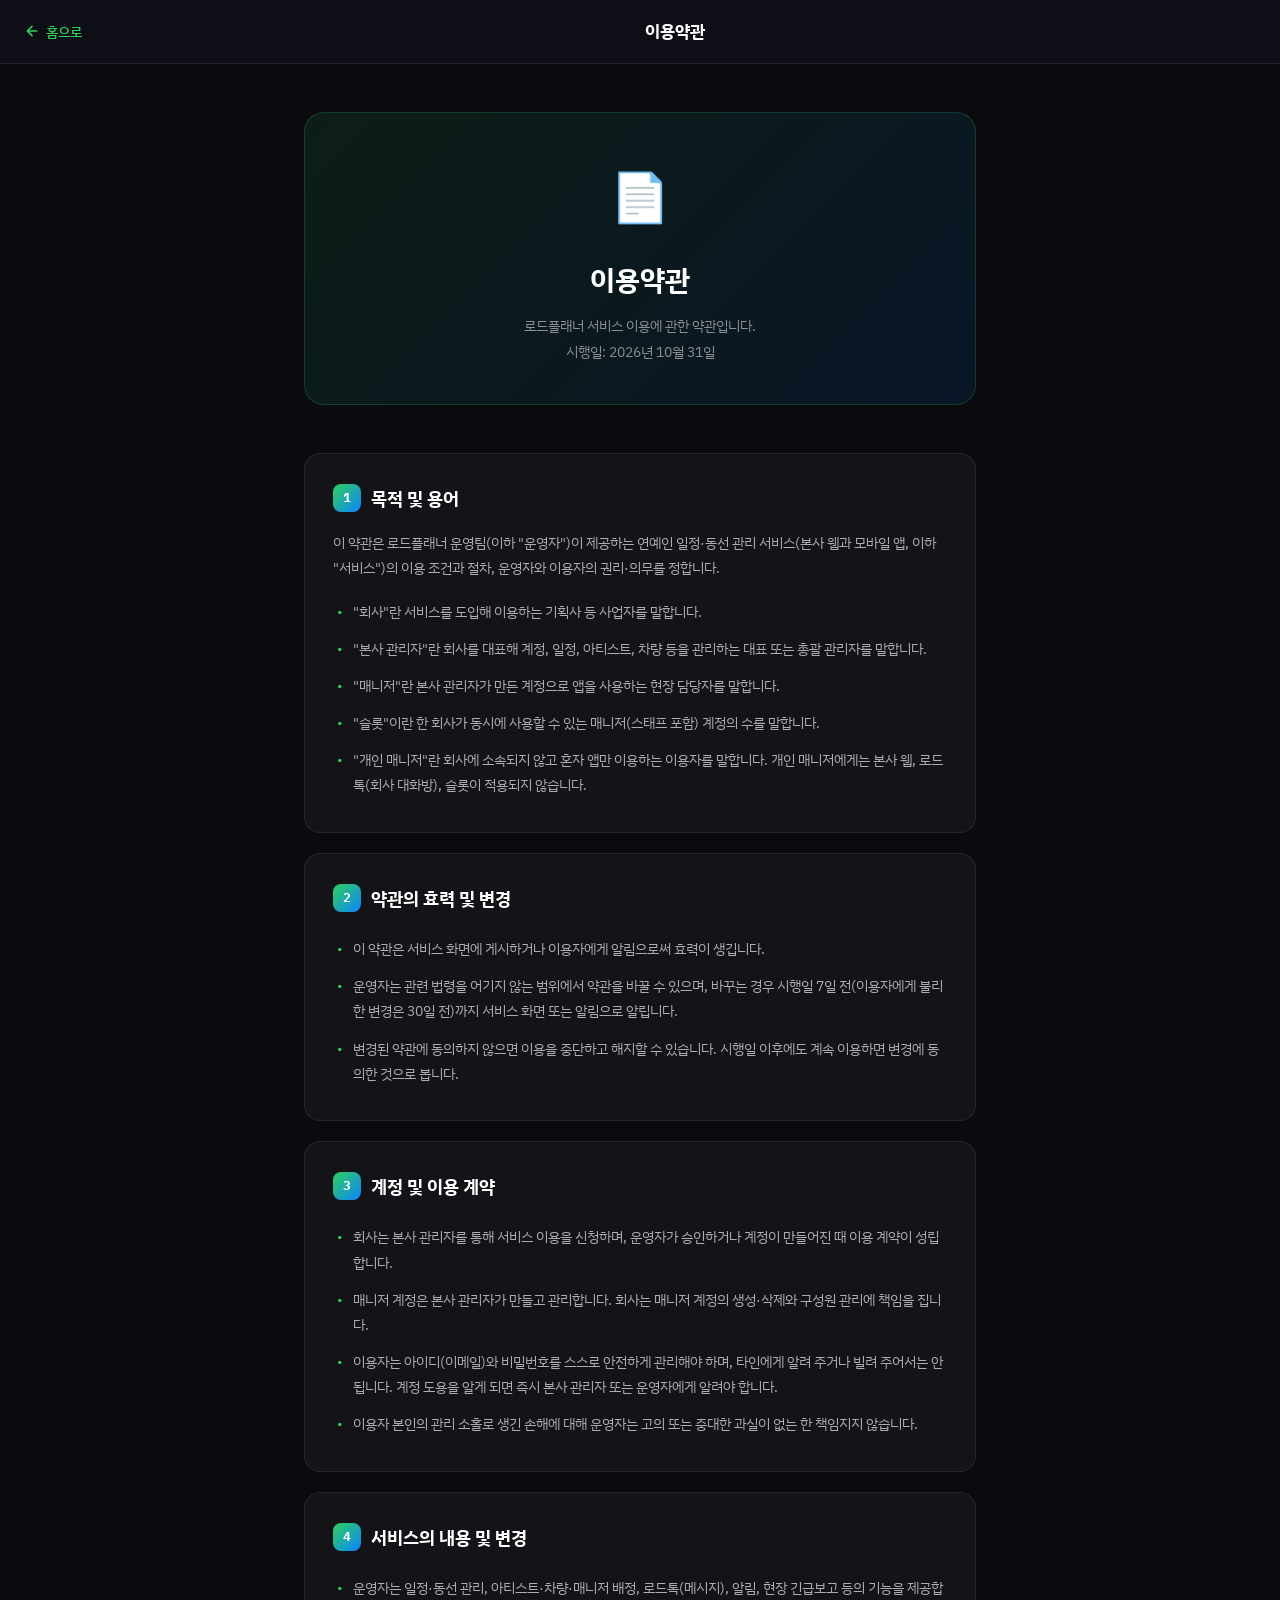
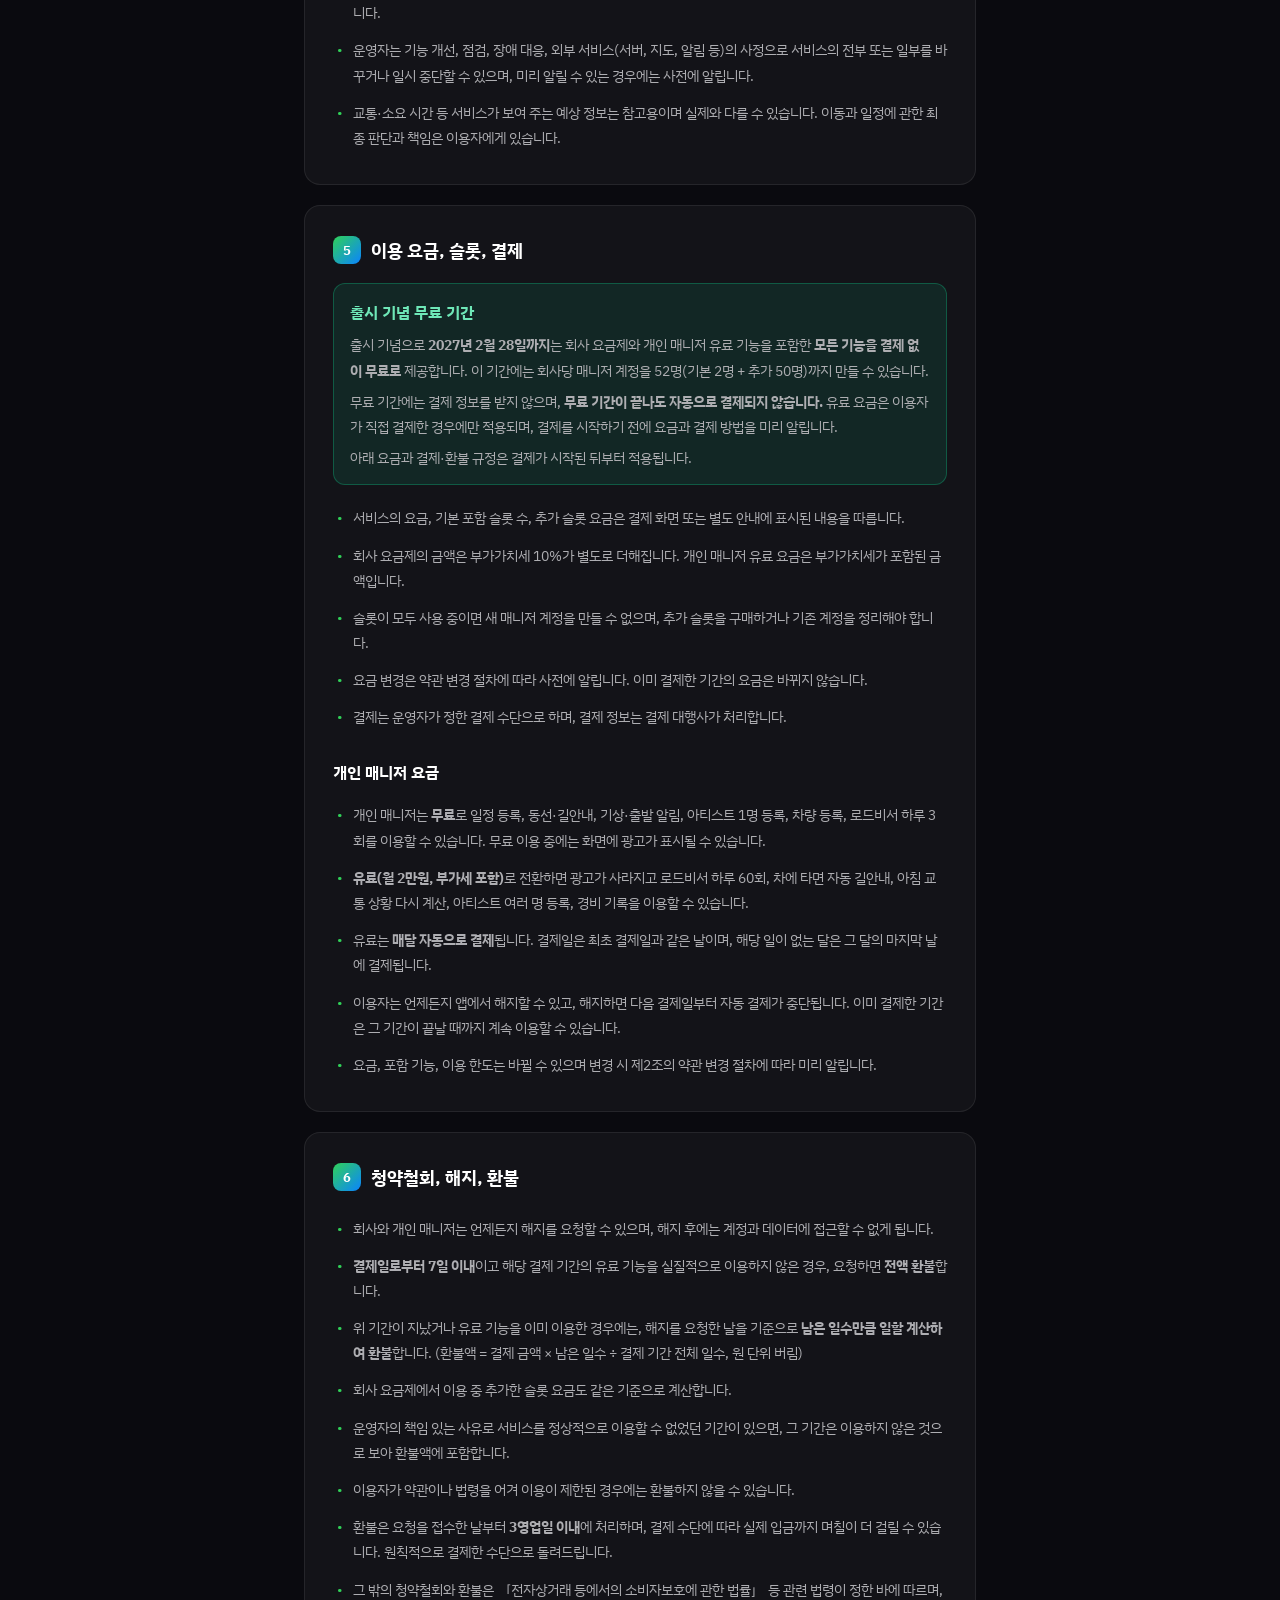
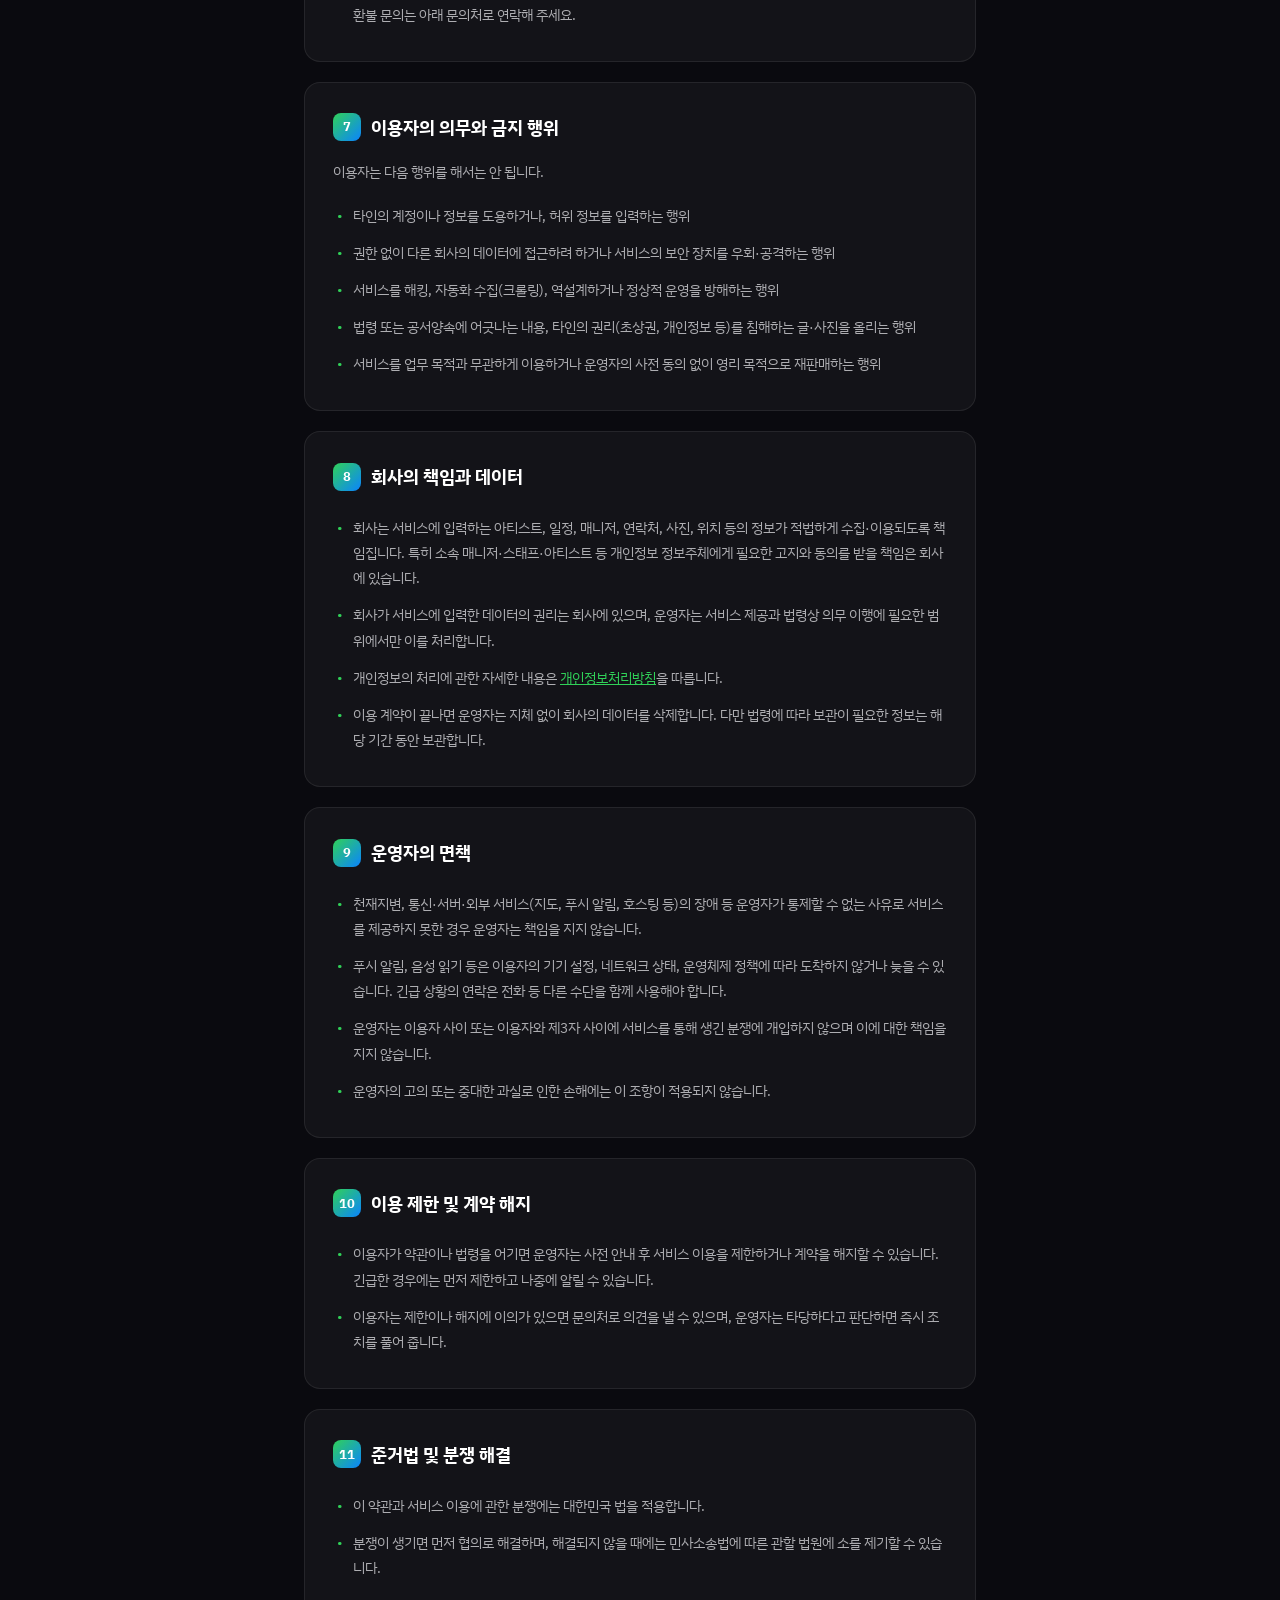
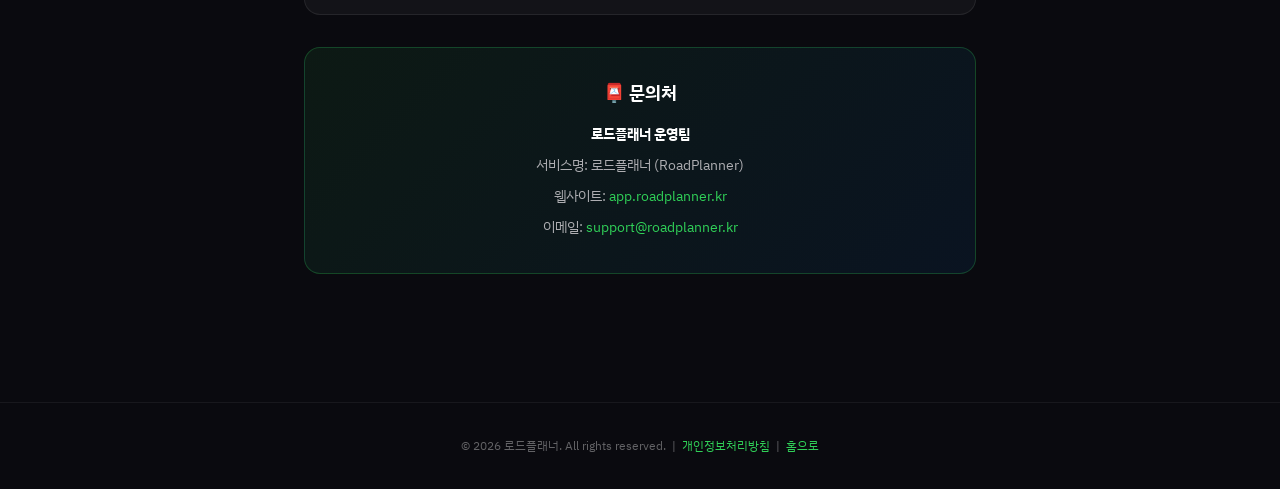
<file: terms.html>
<!DOCTYPE html>
<html lang="ko">
<head>
  <meta charset="UTF-8"/>
  <meta name="viewport" content="width=device-width,initial-scale=1.0"/>
  <title>이용약관 | 로드플래너</title>
  <meta name="description" content="로드플래너 서비스 이용약관"/>
  <link rel="icon" href="icon.svg"/>
  <link href="https://fonts.googleapis.com/css2?family=IBM+Plex+Sans+KR:wght@400;500;600;700&display=swap" rel="stylesheet">
  <style>
    *, *::before, *::after { box-sizing: border-box; margin: 0; padding: 0; }
    body {
      font-family: 'IBM Plex Sans KR', 'Pretendard', -apple-system, BlinkMacSystemFont, sans-serif;
      background: #0a0a0f;
      color: #e5e5ea;
      line-height: 1.8;
      min-height: 100vh;
    }
    .header {
      background: rgba(15,15,25,0.95);
      backdrop-filter: blur(20px);
      border-bottom: 1px solid rgba(255,255,255,0.08);
      padding: 16px 24px;
      display: flex;
      align-items: center;
      gap: 12px;
      position: sticky;
      top: 0;
      z-index: 100;
    }
    .header a {
      color: #30d158;
      text-decoration: none;
      font-size: 14px;
      display: flex;
      align-items: center;
      gap: 6px;
      font-weight: 500;
    }
    .header a:hover { color: #4ade80; }
    .header-title {
      font-size: 17px;
      font-weight: 700;
      color: #ffffff;
      margin-left: auto;
      margin-right: auto;
    }
    .container {
      max-width: 720px;
      margin: 0 auto;
      padding: 48px 24px 80px;
    }
    .hero {
      text-align: center;
      margin-bottom: 48px;
      padding: 40px 24px;
      background: linear-gradient(135deg, rgba(48,209,88,0.1) 0%, rgba(10,132,255,0.1) 100%);
      border: 1px solid rgba(48,209,88,0.2);
      border-radius: 20px;
    }
    .hero-icon { font-size: 48px; margin-bottom: 16px; display: block; }
    .hero h1 { font-size: 28px; font-weight: 800; color: #ffffff; margin-bottom: 8px; }
    .hero p { font-size: 14px; color: #8e8e93; }
    .section {
      background: rgba(255,255,255,0.04);
      border: 1px solid rgba(255,255,255,0.08);
      border-radius: 16px;
      padding: 28px;
      margin-bottom: 20px;
      transition: border-color 0.2s;
    }
    .section:hover { border-color: rgba(48,209,88,0.3); }
    .section-num {
      display: inline-flex;
      align-items: center;
      justify-content: center;
      width: 28px;
      height: 28px;
      background: linear-gradient(135deg, #30d158, #0a84ff);
      border-radius: 8px;
      font-size: 13px;
      font-weight: 700;
      color: #fff;
      margin-right: 10px;
      flex-shrink: 0;
    }
    .section h2 {
      font-size: 18px;
      font-weight: 700;
      color: #ffffff;
      margin-bottom: 16px;
      display: flex;
      align-items: center;
    }
    .section p { font-size: 14px; color: #aeaeb2; margin-bottom: 12px; }
    .section p:last-child { margin-bottom: 0; }
    table { width: 100%; border-collapse: collapse; margin: 16px 0; font-size: 13px; }
    thead { background: rgba(48,209,88,0.1); }
    th { padding: 10px 14px; text-align: left; color: #30d158; font-weight: 600; border-bottom: 1px solid rgba(255,255,255,0.1); }
    td { padding: 10px 14px; color: #aeaeb2; border-bottom: 1px solid rgba(255,255,255,0.05); vertical-align: top; }
    tr:last-child td { border-bottom: none; }
    ul { padding-left: 0; list-style: none; }
    ul li { font-size: 14px; color: #aeaeb2; padding: 6px 0 6px 20px; position: relative; }
    ul li::before { content: '•'; color: #30d158; position: absolute; left: 4px; }
    .highlight {
      background: rgba(10,132,255,0.1);
      border: 1px solid rgba(10,132,255,0.25);
      border-radius: 10px;
      padding: 14px 18px;
      font-size: 13px;
      color: #5ac8fa;
      margin-top: 12px;
    }
    .contact-box {
      background: linear-gradient(135deg, rgba(48,209,88,0.08), rgba(10,132,255,0.08));
      border: 1px solid rgba(48,209,88,0.25);
      border-radius: 16px;
      padding: 28px;
      text-align: center;
      margin-top: 32px;
    }
    .contact-box h3 { font-size: 18px; font-weight: 700; color: #ffffff; margin-bottom: 12px; }
    .contact-box p { font-size: 14px; color: #aeaeb2; margin-bottom: 6px; }
    .contact-box a { color: #30d158; text-decoration: none; }
    .footer { text-align: center; padding: 32px 24px; border-top: 1px solid rgba(255,255,255,0.06); margin-top: 48px; }
    .footer p { font-size: 12px; color: #636366; }
    .footer a { color: #30d158; text-decoration: none; }
  </style>
<script src="js/icons.js?v=357"></script>
</head>
<body>

  <header class="header">
    <a href="index.html">
      <svg width="16" height="16" viewBox="0 0 24 24" fill="none" stroke="currentColor" stroke-width="2.5" stroke-linecap="round" stroke-linejoin="round">
        <path d="M19 12H5M12 5l-7 7 7 7"/>
      </svg>
      홈으로
    </a>
    <span class="header-title">이용약관</span>
  </header>

  <div class="container">

    <div class="hero">
      <span class="hero-icon">📄</span>
      <h1>이용약관</h1>
      <p>로드플래너 서비스 이용에 관한 약관입니다.<br/>시행일: 2026년 10월 31일</p>
    </div>

    <div class="section">
      <h2><span class="section-num">1</span>목적 및 용어</h2>
      <p>이 약관은 로드플래너 운영팀(이하 "운영자")이 제공하는 연예인 일정·동선 관리 서비스(본사 웹과 모바일 앱, 이하 "서비스")의 이용 조건과 절차, 운영자와 이용자의 권리·의무를 정합니다.</p>
      <ul>
        <li>"회사"란 서비스를 도입해 이용하는 기획사 등 사업자를 말합니다.</li>
        <li>"본사 관리자"란 회사를 대표해 계정, 일정, 아티스트, 차량 등을 관리하는 대표 또는 총괄 관리자를 말합니다.</li>
        <li>"매니저"란 본사 관리자가 만든 계정으로 앱을 사용하는 현장 담당자를 말합니다.</li>
        <li>"슬롯"이란 한 회사가 동시에 사용할 수 있는 매니저(스태프 포함) 계정의 수를 말합니다.</li>
        <li>"개인 매니저"란 회사에 소속되지 않고 혼자 앱만 이용하는 이용자를 말합니다. 개인 매니저에게는 본사 웹, 로드톡(회사 대화방), 슬롯이 적용되지 않습니다.</li>
      </ul>
    </div>

    <div class="section">
      <h2><span class="section-num">2</span>약관의 효력 및 변경</h2>
      <ul>
        <li>이 약관은 서비스 화면에 게시하거나 이용자에게 알림으로써 효력이 생깁니다.</li>
        <li>운영자는 관련 법령을 어기지 않는 범위에서 약관을 바꿀 수 있으며, 바꾸는 경우 시행일 7일 전(이용자에게 불리한 변경은 30일 전)까지 서비스 화면 또는 알림으로 알립니다.</li>
        <li>변경된 약관에 동의하지 않으면 이용을 중단하고 해지할 수 있습니다. 시행일 이후에도 계속 이용하면 변경에 동의한 것으로 봅니다.</li>
      </ul>
    </div>

    <div class="section">
      <h2><span class="section-num">3</span>계정 및 이용 계약</h2>
      <ul>
        <li>회사는 본사 관리자를 통해 서비스 이용을 신청하며, 운영자가 승인하거나 계정이 만들어진 때 이용 계약이 성립합니다.</li>
        <li>매니저 계정은 본사 관리자가 만들고 관리합니다. 회사는 매니저 계정의 생성·삭제와 구성원 관리에 책임을 집니다.</li>
        <li>이용자는 아이디(이메일)와 비밀번호를 스스로 안전하게 관리해야 하며, 타인에게 알려 주거나 빌려 주어서는 안 됩니다. 계정 도용을 알게 되면 즉시 본사 관리자 또는 운영자에게 알려야 합니다.</li>
        <li>이용자 본인의 관리 소홀로 생긴 손해에 대해 운영자는 고의 또는 중대한 과실이 없는 한 책임지지 않습니다.</li>
      </ul>
    </div>

    <div class="section">
      <h2><span class="section-num">4</span>서비스의 내용 및 변경</h2>
      <ul>
        <li>운영자는 일정·동선 관리, 아티스트·차량·매니저 배정, 로드톡(메시지), 알림, 현장 긴급보고 등의 기능을 제공합니다.</li>
        <li>운영자는 기능 개선, 점검, 장애 대응, 외부 서비스(서버, 지도, 알림 등)의 사정으로 서비스의 전부 또는 일부를 바꾸거나 일시 중단할 수 있으며, 미리 알릴 수 있는 경우에는 사전에 알립니다.</li>
        <li>교통·소요 시간 등 서비스가 보여 주는 예상 정보는 참고용이며 실제와 다를 수 있습니다. 이동과 일정에 관한 최종 판단과 책임은 이용자에게 있습니다.</li>
      </ul>
    </div>

    <div class="section">
      <h2><span class="section-num">5</span>이용 요금, 슬롯, 결제</h2>
      <div style="background:rgba(16,185,129,.12);border:1px solid rgba(16,185,129,.35);border-radius:12px;padding:14px 16px;margin:0 0 14px;">
        <b style="color:#6ee7b7;">출시 기념 무료 기간</b>
        <p style="margin:6px 0 0;">출시 기념으로 <b>2027년 2월 28일까지</b>는 회사 요금제와 개인 매니저 유료 기능을 포함한 <b>모든 기능을 결제 없이 무료로</b> 제공합니다. 이 기간에는 회사당 매니저 계정을 52명(기본 2명 + 추가 50명)까지 만들 수 있습니다.</p>
        <p style="margin:6px 0 0;">무료 기간에는 결제 정보를 받지 않으며, <b>무료 기간이 끝나도 자동으로 결제되지 않습니다.</b> 유료 요금은 이용자가 직접 결제한 경우에만 적용되며, 결제를 시작하기 전에 요금과 결제 방법을 미리 알립니다.</p>
        <p style="margin:6px 0 0;">아래 요금과 결제·환불 규정은 결제가 시작된 뒤부터 적용됩니다.</p>
      </div>
      <ul>
        <li>서비스의 요금, 기본 포함 슬롯 수, 추가 슬롯 요금은 결제 화면 또는 별도 안내에 표시된 내용을 따릅니다.</li>
        <li>회사 요금제의 금액은 부가가치세 10%가 별도로 더해집니다. 개인 매니저 유료 요금은 부가가치세가 포함된 금액입니다.</li>
        <li>슬롯이 모두 사용 중이면 새 매니저 계정을 만들 수 없으며, 추가 슬롯을 구매하거나 기존 계정을 정리해야 합니다.</li>
        <li>요금 변경은 약관 변경 절차에 따라 사전에 알립니다. 이미 결제한 기간의 요금은 바뀌지 않습니다.</li>
        <li>결제는 운영자가 정한 결제 수단으로 하며, 결제 정보는 결제 대행사가 처리합니다.</li>
      </ul>
      <h3 style="font-size:16px;font-weight:700;color:#fff;margin:22px 0 10px;">개인 매니저 요금</h3>
      <ul>
        <li>개인 매니저는 <b>무료</b>로 일정 등록, 동선·길안내, 기상·출발 알림, 아티스트 1명 등록, 차량 등록, 로드비서 하루 3회를 이용할 수 있습니다. 무료 이용 중에는 화면에 광고가 표시될 수 있습니다.</li>
        <li><b>유료(월 2만원, 부가세 포함)</b>로 전환하면 광고가 사라지고 로드비서 하루 60회, 차에 타면 자동 길안내, 아침 교통 상황 다시 계산, 아티스트 여러 명 등록, 경비 기록을 이용할 수 있습니다.</li>
        <li>유료는 <b>매달 자동으로 결제</b>됩니다. 결제일은 최초 결제일과 같은 날이며, 해당 일이 없는 달은 그 달의 마지막 날에 결제됩니다.</li>
        <li>이용자는 언제든지 앱에서 해지할 수 있고, 해지하면 다음 결제일부터 자동 결제가 중단됩니다. 이미 결제한 기간은 그 기간이 끝날 때까지 계속 이용할 수 있습니다.</li>
        <li>요금, 포함 기능, 이용 한도는 바뀔 수 있으며 변경 시 제2조의 약관 변경 절차에 따라 미리 알립니다.</li>
      </ul>
    </div>

    <div class="section">
      <h2><span class="section-num">6</span>청약철회, 해지, 환불</h2>
      <ul>
        <li>회사와 개인 매니저는 언제든지 해지를 요청할 수 있으며, 해지 후에는 계정과 데이터에 접근할 수 없게 됩니다.</li>
        <li><b>결제일로부터 7일 이내</b>이고 해당 결제 기간의 유료 기능을 실질적으로 이용하지 않은 경우, 요청하면 <b>전액 환불</b>합니다.</li>
        <li>위 기간이 지났거나 유료 기능을 이미 이용한 경우에는, 해지를 요청한 날을 기준으로 <b>남은 일수만큼 일할 계산하여 환불</b>합니다. (환불액 = 결제 금액 × 남은 일수 ÷ 결제 기간 전체 일수, 원 단위 버림)</li>
        <li>회사 요금제에서 이용 중 추가한 슬롯 요금도 같은 기준으로 계산합니다.</li>
        <li>운영자의 책임 있는 사유로 서비스를 정상적으로 이용할 수 없었던 기간이 있으면, 그 기간은 이용하지 않은 것으로 보아 환불액에 포함합니다.</li>
        <li>이용자가 약관이나 법령을 어겨 이용이 제한된 경우에는 환불하지 않을 수 있습니다.</li>
        <li>환불은 요청을 접수한 날부터 <b>3영업일 이내</b>에 처리하며, 결제 수단에 따라 실제 입금까지 며칠이 더 걸릴 수 있습니다. 원칙적으로 결제한 수단으로 돌려드립니다.</li>
        <li>그 밖의 청약철회와 환불은 「전자상거래 등에서의 소비자보호에 관한 법률」 등 관련 법령이 정한 바에 따르며, 환불 문의는 아래 문의처로 연락해 주세요.</li>
      </ul>
    </div>

    <div class="section">
      <h2><span class="section-num">7</span>이용자의 의무와 금지 행위</h2>
      <p>이용자는 다음 행위를 해서는 안 됩니다.</p>
      <ul>
        <li>타인의 계정이나 정보를 도용하거나, 허위 정보를 입력하는 행위</li>
        <li>권한 없이 다른 회사의 데이터에 접근하려 하거나 서비스의 보안 장치를 우회·공격하는 행위</li>
        <li>서비스를 해킹, 자동화 수집(크롤링), 역설계하거나 정상적 운영을 방해하는 행위</li>
        <li>법령 또는 공서양속에 어긋나는 내용, 타인의 권리(초상권, 개인정보 등)를 침해하는 글·사진을 올리는 행위</li>
        <li>서비스를 업무 목적과 무관하게 이용하거나 운영자의 사전 동의 없이 영리 목적으로 재판매하는 행위</li>
      </ul>
    </div>

    <div class="section">
      <h2><span class="section-num">8</span>회사의 책임과 데이터</h2>
      <ul>
        <li>회사는 서비스에 입력하는 아티스트, 일정, 매니저, 연락처, 사진, 위치 등의 정보가 적법하게 수집·이용되도록 책임집니다. 특히 소속 매니저·스태프·아티스트 등 개인정보 정보주체에게 필요한 고지와 동의를 받을 책임은 회사에 있습니다.</li>
        <li>회사가 서비스에 입력한 데이터의 권리는 회사에 있으며, 운영자는 서비스 제공과 법령상 의무 이행에 필요한 범위에서만 이를 처리합니다.</li>
        <li>개인정보의 처리에 관한 자세한 내용은 <a href="privacy.html" style="color:#30d158;">개인정보처리방침</a>을 따릅니다.</li>
        <li>이용 계약이 끝나면 운영자는 지체 없이 회사의 데이터를 삭제합니다. 다만 법령에 따라 보관이 필요한 정보는 해당 기간 동안 보관합니다.</li>
      </ul>
    </div>

    <div class="section">
      <h2><span class="section-num">9</span>운영자의 면책</h2>
      <ul>
        <li>천재지변, 통신·서버·외부 서비스(지도, 푸시 알림, 호스팅 등)의 장애 등 운영자가 통제할 수 없는 사유로 서비스를 제공하지 못한 경우 운영자는 책임을 지지 않습니다.</li>
        <li>푸시 알림, 음성 읽기 등은 이용자의 기기 설정, 네트워크 상태, 운영체제 정책에 따라 도착하지 않거나 늦을 수 있습니다. 긴급 상황의 연락은 전화 등 다른 수단을 함께 사용해야 합니다.</li>
        <li>운영자는 이용자 사이 또는 이용자와 제3자 사이에 서비스를 통해 생긴 분쟁에 개입하지 않으며 이에 대한 책임을 지지 않습니다.</li>
        <li>운영자의 고의 또는 중대한 과실로 인한 손해에는 이 조항이 적용되지 않습니다.</li>
      </ul>
    </div>

    <div class="section">
      <h2><span class="section-num">10</span>이용 제한 및 계약 해지</h2>
      <ul>
        <li>이용자가 약관이나 법령을 어기면 운영자는 사전 안내 후 서비스 이용을 제한하거나 계약을 해지할 수 있습니다. 긴급한 경우에는 먼저 제한하고 나중에 알릴 수 있습니다.</li>
        <li>이용자는 제한이나 해지에 이의가 있으면 문의처로 의견을 낼 수 있으며, 운영자는 타당하다고 판단하면 즉시 조치를 풀어 줍니다.</li>
      </ul>
    </div>

    <div class="section">
      <h2><span class="section-num">11</span>준거법 및 분쟁 해결</h2>
      <ul>
        <li>이 약관과 서비스 이용에 관한 분쟁에는 대한민국 법을 적용합니다.</li>
        <li>분쟁이 생기면 먼저 협의로 해결하며, 해결되지 않을 때에는 민사소송법에 따른 관할 법원에 소를 제기할 수 있습니다.</li>
      </ul>
    </div>

    <div class="contact-box">
      <h3>📮 문의처</h3>
      <p><strong style="color:#fff;">로드플래너 운영팀</strong></p>
      <p>서비스명: 로드플래너 (RoadPlanner)</p>
      <p>웹사이트: <a href="https://app.roadplanner.kr/">app.roadplanner.kr</a></p>
      <p>이메일: <a href="mailto:support@roadplanner.kr">support@roadplanner.kr</a></p>
    </div>

  </div>

  <footer class="footer">
    <p>© 2026 로드플래너. All rights reserved. &nbsp;|&nbsp; <a href="privacy.html">개인정보처리방침</a> &nbsp;|&nbsp; <a href="index.html">홈으로</a></p>
  </footer>

</body>
</html>
</file>
